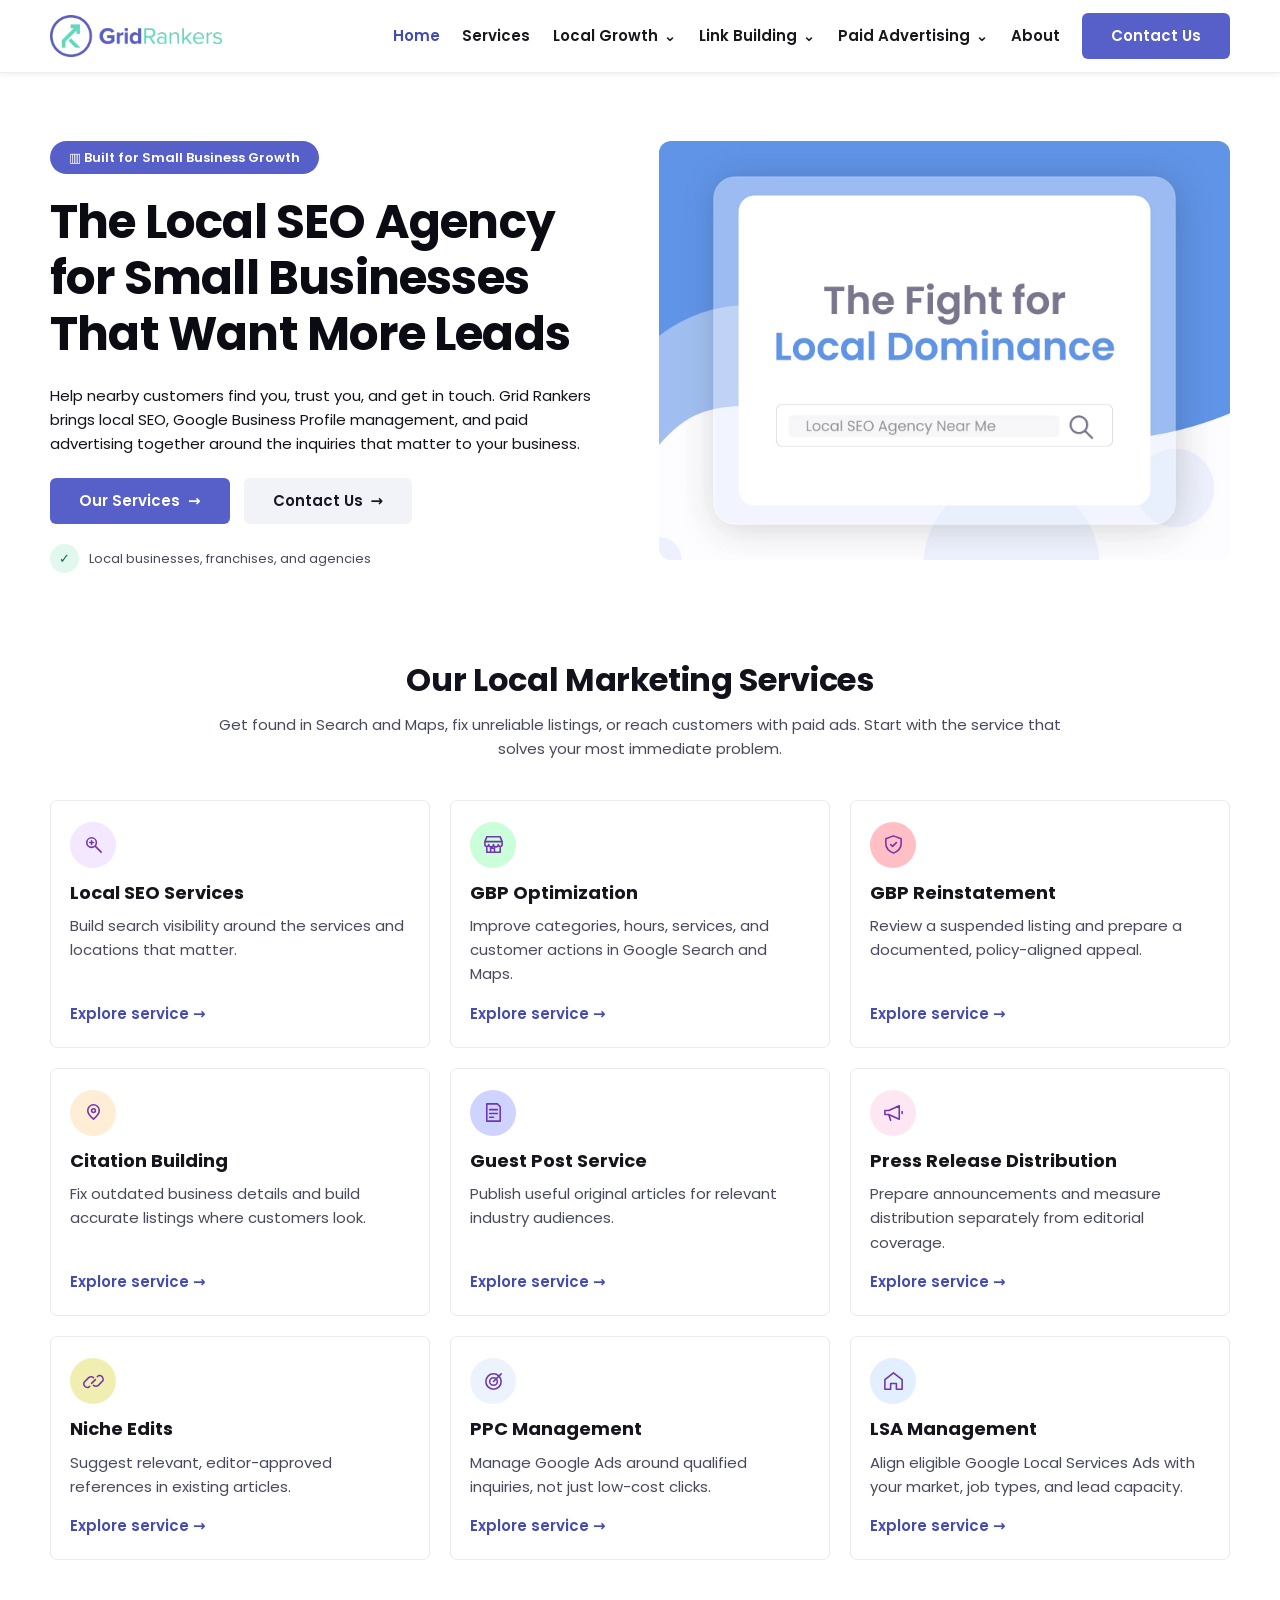
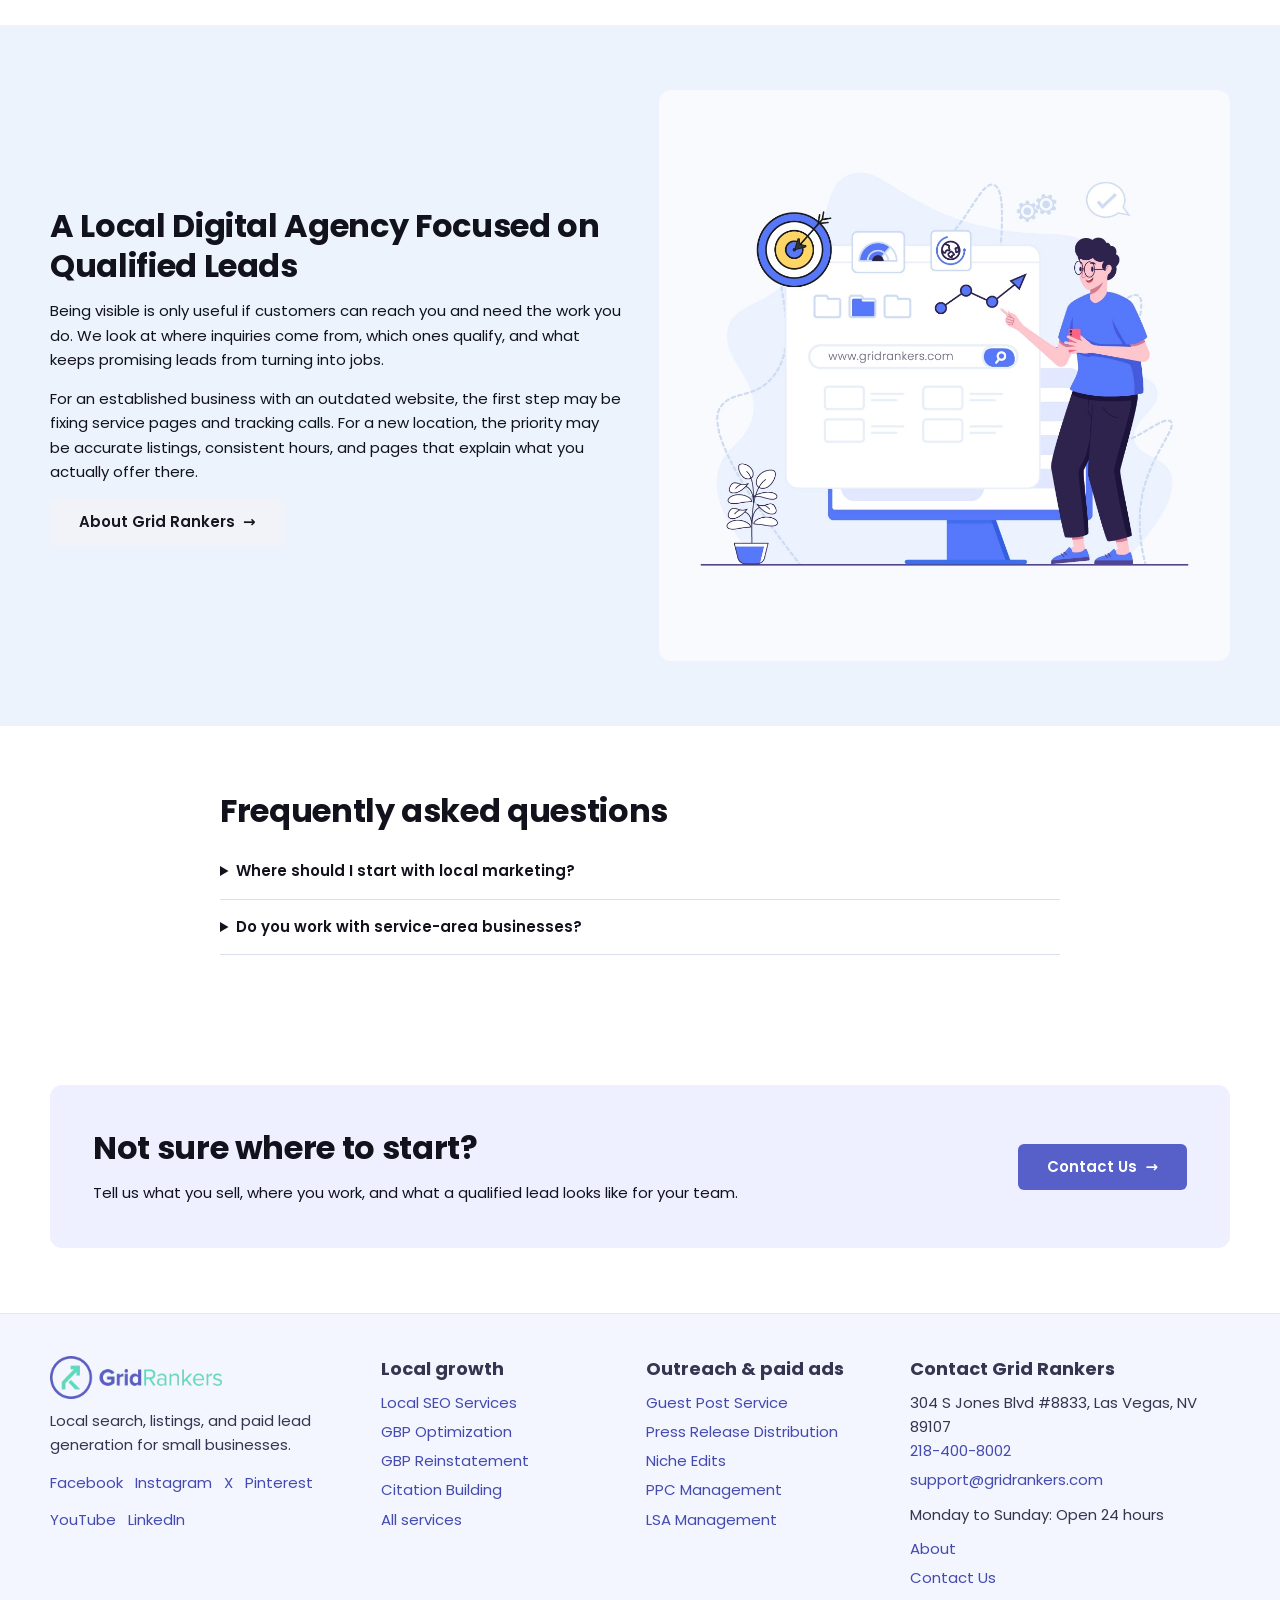
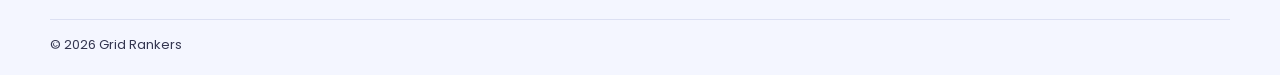
<file: index.html>
<!doctype html><html lang="en"><head><meta charset="utf-8"><meta name="viewport" content="width=device-width,initial-scale=1"><title>Local SEO Agency for Small Businesses | Grid Rankers</title><meta name="description" content="Grid Rankers helps local businesses improve Google Search and Maps visibility with local SEO, Google Business Profile services, listings, and paid ads."><meta property="og:title" content="Local SEO Agency for Small Businesses | Grid Rankers"><meta property="og:description" content="Grid Rankers helps local businesses improve Google Search and Maps visibility with local SEO, Google Business Profile services, listings, and paid ads."><meta property="og:type" content="website"><link rel="icon" href="assets/cropped-gridrankers-logo.webp" type="image/webp"><link rel="stylesheet" href="assets/style.css"><script type="application/ld+json">{"@context": "https://schema.org", "@type": "Organization", "name": "Grid Rankers", "telephone": "+1-218-400-8002", "email": "support@gridrankers.com", "sameAs": ["https://www.facebook.com/GridRankers/", "https://www.instagram.com/gridrankers/", "https://x.com/GridRankers", "https://www.pinterest.com/gridrankers/", "https://www.youtube.com/@GridRankers", "https://www.linkedin.com/company/gridrankers"], "address": {"@type": "PostalAddress", "streetAddress": "304 S Jones Blvd #8833", "addressLocality": "Las Vegas", "addressRegion": "NV", "postalCode": "89107", "addressCountry": "US"}}</script></head><body><a class="skip" href="#main">Skip to content</a><header class="header"><div class="wrap bar"><a class="logo" href="index.html" aria-label="Grid Rankers home"><img src="assets/cropped-gridrankers-logo.webp" width="240" height="59" alt="Grid Rankers"></a><nav class="desktop menu" aria-label="Main"><a href="index.html" aria-current="page">Home</a><a href="services.html">Services</a><details><summary>Local Growth</summary><div class="submenu"><a href="local-seo-services.html">Local SEO Services</a><a href="google-business-profile-optimization.html">GBP Optimization</a><a href="google-business-profile-reinstatement.html">GBP Reinstatement</a><a href="local-citation-building.html">Citation Building</a></div></details><details><summary>Link Building</summary><div class="submenu"><a href="guest-post-service.html">Guest Post Service</a><a href="press-release-distribution.html">Press Release Distribution</a><a href="niche-edits.html">Niche Edits</a></div></details><details><summary>Paid Advertising</summary><div class="submenu"><a href="ppc-management-services.html">PPC Management</a><a href="google-local-service-ads-management.html">LSA Management</a></div></details><a href="about.html">About</a><a class="btn" href="contact-us.html">Contact Us</a></nav><details class="mobile"><summary>☰ Menu</summary><nav class="submenu" aria-label="Mobile"><a href="index.html" aria-current="page">Home</a><a href="services.html">All Services</a><a href="local-seo-services.html">Local SEO Services</a><a href="google-business-profile-optimization.html">GBP Optimization</a><a href="google-business-profile-reinstatement.html">GBP Reinstatement</a><a href="local-citation-building.html">Citation Building</a><a href="guest-post-service.html">Guest Post Service</a><a href="press-release-distribution.html">Press Release Distribution</a><a href="niche-edits.html">Niche Edits</a><a href="ppc-management-services.html">PPC Management</a><a href="google-local-service-ads-management.html">LSA Management</a><a href="about.html">About</a><a href="contact-us.html">Contact Us</a></nav></details></div></header><main id="main" tabindex="-1"><section class="hero"><div class="wrap split"><div><span class="pill">▥ Built for Small Business Growth</span><h1>The Local SEO Agency for Small Businesses That Want More Leads</h1><p>Help nearby customers find you, trust you, and get in touch. Grid Rankers brings local SEO, Google Business Profile management, and paid advertising together around the inquiries that matter to your business.</p><div class="actions"><a class="btn" href="services.html">Our Services <span aria-hidden="true">→</span></a><a class="btn alt" href="contact-us.html">Contact Us <span aria-hidden="true">→</span></a></div><div class="signal"><i aria-hidden="true">✓</i><span>Local businesses, franchises, and agencies</span></div></div><img class="hero-art" width="1500" height="1100" src="assets/Local-SEO-Agency.webp" alt="The Fight for Local Dominance illustration with a local SEO search box" fetchpriority="high"></div></section><section class="wrap section first"><div class="section-head"><h2>Our Local Marketing Services</h2><p class="muted">Get found in Search and Maps, fix unreliable listings, or reach customers with paid ads. Start with the service that solves your most immediate problem.</p></div><div class="cards"><article class="card"><span class="icon" style="--bg:#f3e8ff" aria-hidden="true"><svg viewBox="0 0 24 24" fill="none" stroke="currentColor" stroke-width="1.65" stroke-linecap="round" stroke-linejoin="round"><circle cx="10" cy="10" r="5"/><path d="m14 14 6 6M8 10h4m-2-2v4"/></svg></span><h3><a href="local-seo-services.html">Local SEO Services</a></h3><p>Build search visibility around the services and locations that matter.</p><a class="more" href="local-seo-services.html" aria-label="Explore Local SEO Services">Explore service <span aria-hidden="true">→</span></a></article><article class="card"><span class="icon" style="--bg:#caffd9" aria-hidden="true"><svg viewBox="0 0 24 24" fill="none" stroke="currentColor" stroke-width="1.65" stroke-linecap="round" stroke-linejoin="round"><path d="M3 9h18l-2-5H5L3 9v3a2 2 0 0 0 4 0 2 2 0 0 0 5 0 2 2 0 0 0 5 0 2 2 0 0 0 4 0V9M5 15v5h14v-5M9 20v-4h4v4"/></svg></span><h3><a href="google-business-profile-optimization.html">GBP Optimization</a></h3><p>Improve categories, hours, services, and customer actions in Google Search and Maps.</p><a class="more" href="google-business-profile-optimization.html" aria-label="Explore GBP Optimization">Explore service <span aria-hidden="true">→</span></a></article><article class="card"><span class="icon" style="--bg:#ffbfc5" aria-hidden="true"><svg viewBox="0 0 24 24" fill="none" stroke="currentColor" stroke-width="1.65" stroke-linecap="round" stroke-linejoin="round"><path d="m12 3 8 3v5c0 5-3 8-8 10-5-2-8-5-8-10V6l8-3Zm-3 9 2 2 4-4"/></svg></span><h3><a href="google-business-profile-reinstatement.html">GBP Reinstatement</a></h3><p>Review a suspended listing and prepare a documented, policy-aligned appeal.</p><a class="more" href="google-business-profile-reinstatement.html" aria-label="Explore GBP Reinstatement">Explore service <span aria-hidden="true">→</span></a></article><article class="card"><span class="icon" style="--bg:#ffedd5" aria-hidden="true"><svg viewBox="0 0 24 24" fill="none" stroke="currentColor" stroke-width="1.65" stroke-linecap="round" stroke-linejoin="round"><path d="M18 10c0 4-6 9-6 9s-6-5-6-9a6 6 0 0 1 12 0Z"/><circle cx="12" cy="10" r="2"/></svg></span><h3><a href="local-citation-building.html">Citation Building</a></h3><p>Fix outdated business details and build accurate listings where customers look.</p><a class="more" href="local-citation-building.html" aria-label="Explore Citation Building">Explore service <span aria-hidden="true">→</span></a></article><article class="card"><span class="icon" style="--bg:#ced3ff" aria-hidden="true"><svg viewBox="0 0 24 24" fill="none" stroke="currentColor" stroke-width="1.65" stroke-linecap="round" stroke-linejoin="round"><path d="M5 3h11l3 3v15H5zM8 9h8m-8 4h8m-8 4h4"/></svg></span><h3><a href="guest-post-service.html">Guest Post Service</a></h3><p>Publish useful original articles for relevant industry audiences.</p><a class="more" href="guest-post-service.html" aria-label="Explore Guest Post Service">Explore service <span aria-hidden="true">→</span></a></article><article class="card"><span class="icon" style="--bg:#fce7f3" aria-hidden="true"><svg viewBox="0 0 24 24" fill="none" stroke="currentColor" stroke-width="1.65" stroke-linecap="round" stroke-linejoin="round"><path d="M3 10v4h4l11 5V5L7 10Zm4 4 2 6m12-9v2"/></svg></span><h3><a href="press-release-distribution.html">Press Release Distribution</a></h3><p>Prepare announcements and measure distribution separately from editorial coverage.</p><a class="more" href="press-release-distribution.html" aria-label="Explore Press Release Distribution">Explore service <span aria-hidden="true">→</span></a></article><article class="card"><span class="icon" style="--bg:#f1eeb2" aria-hidden="true"><svg viewBox="0 0 24 24" fill="none" stroke="currentColor" stroke-width="1.65" stroke-linecap="round" stroke-linejoin="round"><path d="m10 14 4-4m-6 7-1 1a4 4 0 0 1-5-5l5-5a4 4 0 0 1 5 0m4-1 1-1a4 4 0 0 1 5 5l-5 5a4 4 0 0 1-5 0"/></svg></span><h3><a href="niche-edits.html">Niche Edits</a></h3><p>Suggest relevant, editor-approved references in existing articles.</p><a class="more" href="niche-edits.html" aria-label="Explore Niche Edits">Explore service <span aria-hidden="true">→</span></a></article><article class="card"><span class="icon" style="--bg:#edf3fd" aria-hidden="true"><svg viewBox="0 0 24 24" fill="none" stroke="currentColor" stroke-width="1.65" stroke-linecap="round" stroke-linejoin="round"><circle cx="12" cy="12" r="8"/><circle cx="12" cy="12" r="4"/><path d="m12 12 8-8"/></svg></span><h3><a href="ppc-management-services.html">PPC Management</a></h3><p>Manage Google Ads around qualified inquiries, not just low-cost clicks.</p><a class="more" href="ppc-management-services.html" aria-label="Explore PPC Management">Explore service <span aria-hidden="true">→</span></a></article><article class="card"><span class="icon" style="--bg:#e1efff" aria-hidden="true"><svg viewBox="0 0 24 24" fill="none" stroke="currentColor" stroke-width="1.65" stroke-linecap="round" stroke-linejoin="round"><path d="m3 10 9-7 9 7v10h-6v-6H9v6H3z"/></svg></span><h3><a href="google-local-service-ads-management.html">LSA Management</a></h3><p>Align eligible Google Local Services Ads with your market, job types, and lead capacity.</p><a class="more" href="google-local-service-ads-management.html" aria-label="Explore LSA Management">Explore service <span aria-hidden="true">→</span></a></article></div></section><section class="section alt-section"><div class="wrap split aligned"><div><h2>A Local Digital Agency Focused on Qualified Leads</h2><p>Being visible is only useful if customers can reach you and need the work you do. We look at where inquiries come from, which ones qualify, and what keeps promising leads from turning into jobs.</p><p>For an established business with an outdated website, the first step may be fixing service pages and tracking calls. For a new location, the priority may be accurate listings, consistent hours, and pages that explain what you actually offer there.</p><a class="btn alt" href="about.html">About Grid Rankers <span aria-hidden="true">→</span></a></div><img class="hero-art" width="1100" height="1100" src="assets/Local-SEO-Marketing-Agency.webp" alt="Local marketing illustration with search and map graphics" loading="lazy"></div></section><section class="wrap section faq" id="faq"><h2>Frequently asked questions</h2><details><summary>Where should I start with local marketing?</summary><p>If business details are wrong, fix your profile and listings first. If customers already find you but rarely get in touch, look at the service pages and mobile contact path. Paid ads make more sense once you can measure and handle inquiries.</p></details><details><summary>Do you work with service-area businesses?</summary><p>Yes. The right approach depends on where you actually serve customers, what your team can take on, and whether each advertising and listing platform supports your business model.</p></details></section><section class="wrap section"><div class="cta"><div><h2>Not sure where to start?</h2><p>Tell us what you sell, where you work, and what a qualified lead looks like for your team.</p></div><a class="btn" href="contact-us.html">Contact Us <span aria-hidden="true">→</span></a></div></section></main><footer class="footer"><div class="wrap"><div class="footgrid"><div><a class="logo" href="index.html" aria-label="Grid Rankers home"><img src="assets/cropped-gridrankers-logo.webp" width="240" height="59" alt="Grid Rankers"></a><p>Local search, listings, and paid lead generation for small businesses.</p><div class="socials"><a href="https://www.facebook.com/GridRankers/" rel="me">Facebook</a><a href="https://www.instagram.com/gridrankers/" rel="me">Instagram</a><a href="https://x.com/GridRankers" rel="me">X</a><a href="https://www.pinterest.com/gridrankers/" rel="me">Pinterest</a><a href="https://www.youtube.com/@GridRankers" rel="me">YouTube</a><a href="https://www.linkedin.com/company/gridrankers" rel="me">LinkedIn</a></div></div><div><h3>Local growth</h3><a href="local-seo-services.html">Local SEO Services</a><a href="google-business-profile-optimization.html">GBP Optimization</a><a href="google-business-profile-reinstatement.html">GBP Reinstatement</a><a href="local-citation-building.html">Citation Building</a><a href="services.html">All services</a></div><div><h3>Outreach &amp; paid ads</h3><a href="guest-post-service.html">Guest Post Service</a><a href="press-release-distribution.html">Press Release Distribution</a><a href="niche-edits.html">Niche Edits</a><a href="ppc-management-services.html">PPC Management</a><a href="google-local-service-ads-management.html">LSA Management</a></div><div><h3>Contact Grid Rankers</h3><address>304 S Jones Blvd #8833, Las Vegas, NV 89107<br><a href="tel:+12184008002">218-400-8002</a><a href="mailto:support@gridrankers.com">support@gridrankers.com</a></address><p>Monday to Sunday: Open 24 hours</p><a href="about.html">About</a><a href="contact-us.html">Contact Us</a></div></div><div class="copy">© 2026 Grid Rankers</div></div></footer><script src="assets/site.js" defer></script></body></html>
</file>
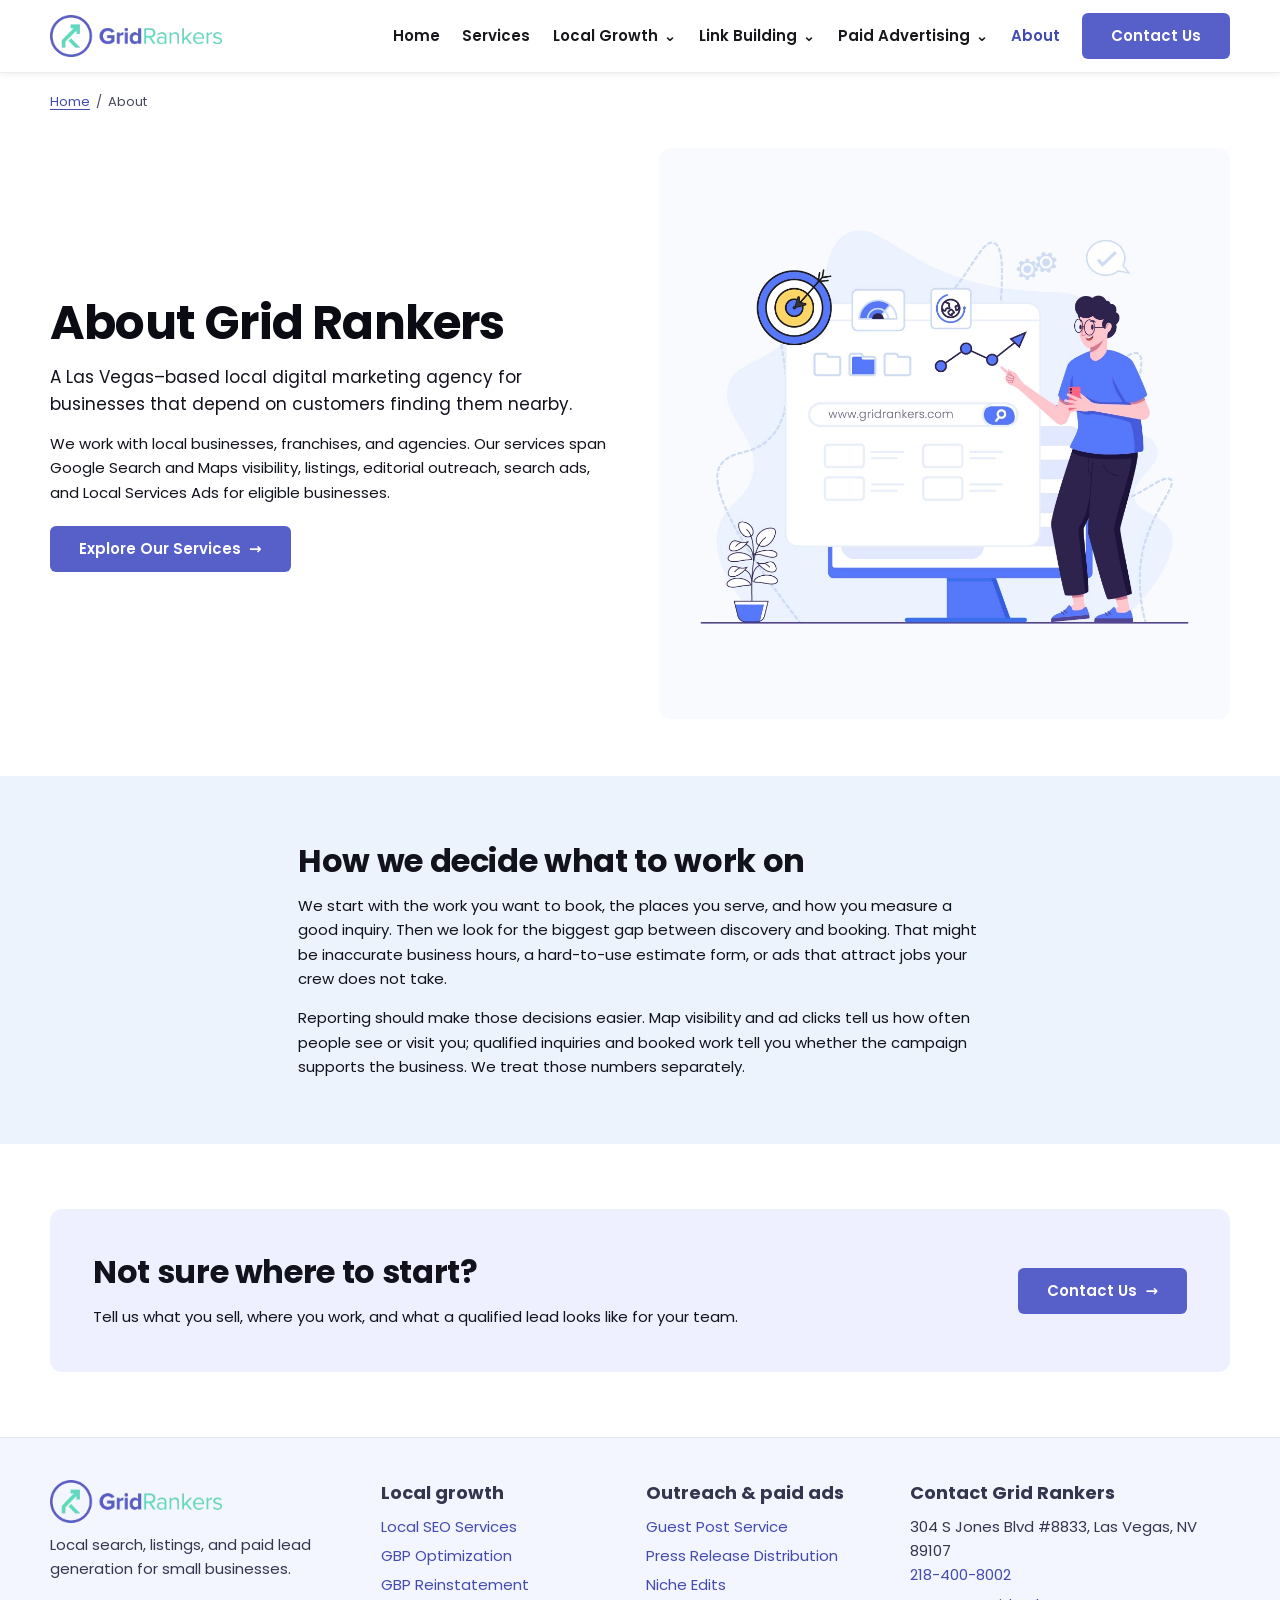
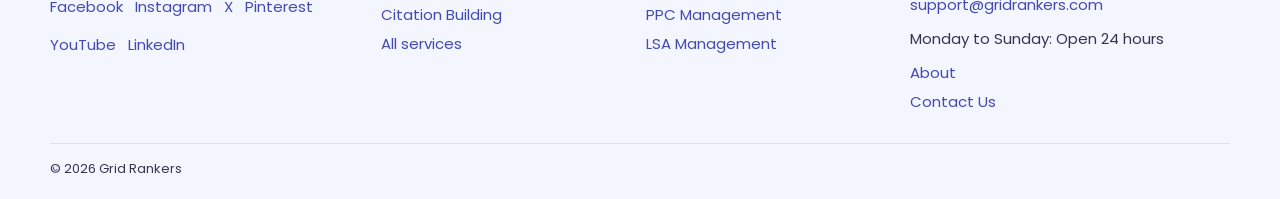
<file: about.html>
<!doctype html><html lang="en"><head><meta charset="utf-8"><meta name="viewport" content="width=device-width,initial-scale=1"><title>About Grid Rankers | Local Digital Marketing Agency</title><meta name="description" content="Learn how Grid Rankers approaches local SEO, Google Business Profile management, editorial outreach, and paid lead generation."><meta property="og:title" content="About Grid Rankers | Local Digital Marketing Agency"><meta property="og:description" content="Learn how Grid Rankers approaches local SEO, Google Business Profile management, editorial outreach, and paid lead generation."><meta property="og:type" content="website"><link rel="icon" href="assets/cropped-gridrankers-logo.webp" type="image/webp"><link rel="stylesheet" href="assets/style.css"><script type="application/ld+json">{"@context": "https://schema.org", "@type": "Organization", "name": "Grid Rankers", "telephone": "+1-218-400-8002", "email": "support@gridrankers.com", "sameAs": ["https://www.facebook.com/GridRankers/", "https://www.instagram.com/gridrankers/", "https://x.com/GridRankers", "https://www.pinterest.com/gridrankers/", "https://www.youtube.com/@GridRankers", "https://www.linkedin.com/company/gridrankers"], "address": {"@type": "PostalAddress", "streetAddress": "304 S Jones Blvd #8833", "addressLocality": "Las Vegas", "addressRegion": "NV", "postalCode": "89107", "addressCountry": "US"}}</script></head><body><a class="skip" href="#main">Skip to content</a><header class="header"><div class="wrap bar"><a class="logo" href="index.html" aria-label="Grid Rankers home"><img src="assets/cropped-gridrankers-logo.webp" width="240" height="59" alt="Grid Rankers"></a><nav class="desktop menu" aria-label="Main"><a href="index.html">Home</a><a href="services.html">Services</a><details><summary>Local Growth</summary><div class="submenu"><a href="local-seo-services.html">Local SEO Services</a><a href="google-business-profile-optimization.html">GBP Optimization</a><a href="google-business-profile-reinstatement.html">GBP Reinstatement</a><a href="local-citation-building.html">Citation Building</a></div></details><details><summary>Link Building</summary><div class="submenu"><a href="guest-post-service.html">Guest Post Service</a><a href="press-release-distribution.html">Press Release Distribution</a><a href="niche-edits.html">Niche Edits</a></div></details><details><summary>Paid Advertising</summary><div class="submenu"><a href="ppc-management-services.html">PPC Management</a><a href="google-local-service-ads-management.html">LSA Management</a></div></details><a href="about.html" aria-current="page">About</a><a class="btn" href="contact-us.html">Contact Us</a></nav><details class="mobile"><summary>☰ Menu</summary><nav class="submenu" aria-label="Mobile"><a href="index.html">Home</a><a href="services.html">All Services</a><a href="local-seo-services.html">Local SEO Services</a><a href="google-business-profile-optimization.html">GBP Optimization</a><a href="google-business-profile-reinstatement.html">GBP Reinstatement</a><a href="local-citation-building.html">Citation Building</a><a href="guest-post-service.html">Guest Post Service</a><a href="press-release-distribution.html">Press Release Distribution</a><a href="niche-edits.html">Niche Edits</a><a href="ppc-management-services.html">PPC Management</a><a href="google-local-service-ads-management.html">LSA Management</a><a href="about.html" aria-current="page">About</a><a href="contact-us.html">Contact Us</a></nav></details></div></header><main id="main" tabindex="-1"><nav class="wrap breadcrumbs" aria-label="Breadcrumb"><a href="index.html">Home</a><span aria-hidden="true">/</span><span aria-current="page">About</span></nav><section class="inner"><div class="wrap split"><div><h1>About Grid Rankers</h1><p class="lead">A Las Vegas–based local digital marketing agency for businesses that depend on customers finding them nearby.</p><p>We work with local businesses, franchises, and agencies. Our services span Google Search and Maps visibility, listings, editorial outreach, search ads, and Local Services Ads for eligible businesses.</p><div class="actions"><a class="btn" href="services.html">Explore Our Services <span aria-hidden="true">→</span></a></div></div><img class="hero-art" width="1100" height="1100" src="assets/Local-SEO-Marketing-Agency.webp" alt="Grid Rankers local marketing illustration" fetchpriority="high"></div></section><section class="section alt-section"><div class="wrap compact"><h2>How we decide what to work on</h2><p>We start with the work you want to book, the places you serve, and how you measure a good inquiry. Then we look for the biggest gap between discovery and booking. That might be inaccurate business hours, a hard-to-use estimate form, or ads that attract jobs your crew does not take.</p><p>Reporting should make those decisions easier. Map visibility and ad clicks tell us how often people see or visit you; qualified inquiries and booked work tell you whether the campaign supports the business. We treat those numbers separately.</p></div></section><section class="wrap section"><div class="cta"><div><h2>Not sure where to start?</h2><p>Tell us what you sell, where you work, and what a qualified lead looks like for your team.</p></div><a class="btn" href="contact-us.html">Contact Us <span aria-hidden="true">→</span></a></div></section></main><footer class="footer"><div class="wrap"><div class="footgrid"><div><a class="logo" href="index.html" aria-label="Grid Rankers home"><img src="assets/cropped-gridrankers-logo.webp" width="240" height="59" alt="Grid Rankers"></a><p>Local search, listings, and paid lead generation for small businesses.</p><div class="socials"><a href="https://www.facebook.com/GridRankers/" rel="me">Facebook</a><a href="https://www.instagram.com/gridrankers/" rel="me">Instagram</a><a href="https://x.com/GridRankers" rel="me">X</a><a href="https://www.pinterest.com/gridrankers/" rel="me">Pinterest</a><a href="https://www.youtube.com/@GridRankers" rel="me">YouTube</a><a href="https://www.linkedin.com/company/gridrankers" rel="me">LinkedIn</a></div></div><div><h3>Local growth</h3><a href="local-seo-services.html">Local SEO Services</a><a href="google-business-profile-optimization.html">GBP Optimization</a><a href="google-business-profile-reinstatement.html">GBP Reinstatement</a><a href="local-citation-building.html">Citation Building</a><a href="services.html">All services</a></div><div><h3>Outreach &amp; paid ads</h3><a href="guest-post-service.html">Guest Post Service</a><a href="press-release-distribution.html">Press Release Distribution</a><a href="niche-edits.html">Niche Edits</a><a href="ppc-management-services.html">PPC Management</a><a href="google-local-service-ads-management.html">LSA Management</a></div><div><h3>Contact Grid Rankers</h3><address>304 S Jones Blvd #8833, Las Vegas, NV 89107<br><a href="tel:+12184008002">218-400-8002</a><a href="mailto:support@gridrankers.com">support@gridrankers.com</a></address><p>Monday to Sunday: Open 24 hours</p><a href="about.html">About</a><a href="contact-us.html">Contact Us</a></div></div><div class="copy">© 2026 Grid Rankers</div></div></footer><script src="assets/site.js" defer></script></body></html>
</file>
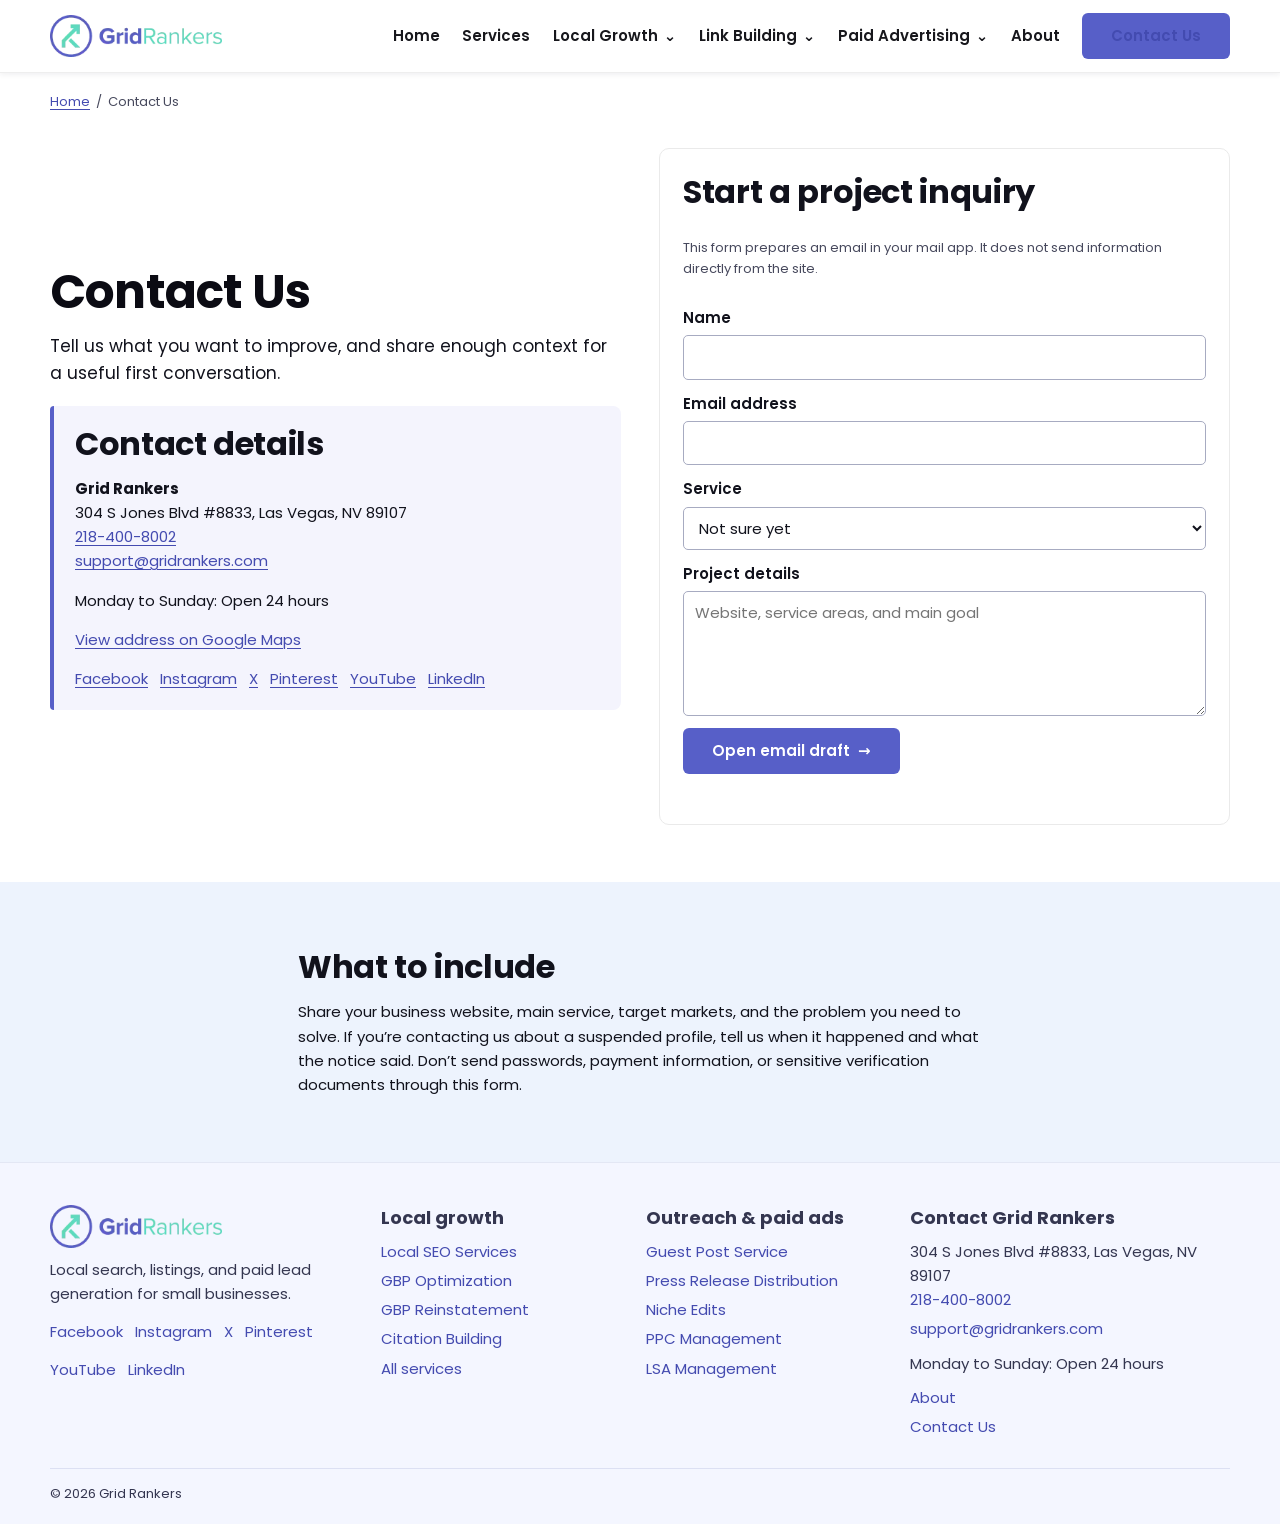
<file: contact-us.html>
<!doctype html><html lang="en"><head><meta charset="utf-8"><meta name="viewport" content="width=device-width,initial-scale=1"><title>Contact Grid Rankers | Local SEO &amp; Paid Advertising</title><meta name="description" content="Contact Grid Rankers in Las Vegas at 218-400-8002 or support@gridrankers.com to discuss your local marketing goals."><meta property="og:title" content="Contact Grid Rankers | Local SEO &amp; Paid Advertising"><meta property="og:description" content="Contact Grid Rankers in Las Vegas at 218-400-8002 or support@gridrankers.com to discuss your local marketing goals."><meta property="og:type" content="website"><link rel="icon" href="assets/cropped-gridrankers-logo.webp" type="image/webp"><link rel="stylesheet" href="assets/style.css"><script type="application/ld+json">{"@context": "https://schema.org", "@type": "Organization", "name": "Grid Rankers", "telephone": "+1-218-400-8002", "email": "support@gridrankers.com", "sameAs": ["https://www.facebook.com/GridRankers/", "https://www.instagram.com/gridrankers/", "https://x.com/GridRankers", "https://www.pinterest.com/gridrankers/", "https://www.youtube.com/@GridRankers", "https://www.linkedin.com/company/gridrankers"], "address": {"@type": "PostalAddress", "streetAddress": "304 S Jones Blvd #8833", "addressLocality": "Las Vegas", "addressRegion": "NV", "postalCode": "89107", "addressCountry": "US"}}</script></head><body><a class="skip" href="#main">Skip to content</a><header class="header"><div class="wrap bar"><a class="logo" href="index.html" aria-label="Grid Rankers home"><img src="assets/cropped-gridrankers-logo.webp" width="240" height="59" alt="Grid Rankers"></a><nav class="desktop menu" aria-label="Main"><a href="index.html">Home</a><a href="services.html">Services</a><details><summary>Local Growth</summary><div class="submenu"><a href="local-seo-services.html">Local SEO Services</a><a href="google-business-profile-optimization.html">GBP Optimization</a><a href="google-business-profile-reinstatement.html">GBP Reinstatement</a><a href="local-citation-building.html">Citation Building</a></div></details><details><summary>Link Building</summary><div class="submenu"><a href="guest-post-service.html">Guest Post Service</a><a href="press-release-distribution.html">Press Release Distribution</a><a href="niche-edits.html">Niche Edits</a></div></details><details><summary>Paid Advertising</summary><div class="submenu"><a href="ppc-management-services.html">PPC Management</a><a href="google-local-service-ads-management.html">LSA Management</a></div></details><a href="about.html">About</a><a class="btn" href="contact-us.html" aria-current="page">Contact Us</a></nav><details class="mobile"><summary>☰ Menu</summary><nav class="submenu" aria-label="Mobile"><a href="index.html">Home</a><a href="services.html">All Services</a><a href="local-seo-services.html">Local SEO Services</a><a href="google-business-profile-optimization.html">GBP Optimization</a><a href="google-business-profile-reinstatement.html">GBP Reinstatement</a><a href="local-citation-building.html">Citation Building</a><a href="guest-post-service.html">Guest Post Service</a><a href="press-release-distribution.html">Press Release Distribution</a><a href="niche-edits.html">Niche Edits</a><a href="ppc-management-services.html">PPC Management</a><a href="google-local-service-ads-management.html">LSA Management</a><a href="about.html">About</a><a href="contact-us.html" aria-current="page">Contact Us</a></nav></details></div></header><main id="main" tabindex="-1"><nav class="wrap breadcrumbs" aria-label="Breadcrumb"><a href="index.html">Home</a><span aria-hidden="true">/</span><span aria-current="page">Contact Us</span></nav><section class="inner"><div class="wrap split"><div><h1>Contact Us</h1><p class="lead">Tell us what you want to improve, and share enough context for a useful first conversation.</p><div class="expect"><h2>Contact details</h2><p><strong>Grid Rankers</strong><br>304 S Jones Blvd #8833, Las Vegas, NV 89107<br><a href="tel:+12184008002">218-400-8002</a><br><a href="mailto:support@gridrankers.com">support@gridrankers.com</a></p><p>Monday to Sunday: Open 24 hours</p><p><a href="https://www.google.com/maps/search/?api=1&query=304%20S%20Jones%20Blvd%20%238833%2C%20Las%20Vegas%2C%20NV%2089107">View address on Google Maps</a></p><div class="socials"><a href="https://www.facebook.com/GridRankers/" rel="me">Facebook</a><a href="https://www.instagram.com/gridrankers/" rel="me">Instagram</a><a href="https://x.com/GridRankers" rel="me">X</a><a href="https://www.pinterest.com/gridrankers/" rel="me">Pinterest</a><a href="https://www.youtube.com/@GridRankers" rel="me">YouTube</a><a href="https://www.linkedin.com/company/gridrankers" rel="me">LinkedIn</a></div></div></div><form class="contact-form" data-email="support@gridrankers.com"><h2>Start a project inquiry</h2><p class="fine">This form prepares an email in your mail app. It does not send information directly from the site.</p><label>Name<input name="name" autocomplete="name" required maxlength="100"></label><label>Email address<input name="email" type="email" autocomplete="email" required maxlength="160"></label><label>Service<select name="service"><option>Not sure yet</option><option>Local SEO Services</option><option>GBP Optimization</option><option>GBP Reinstatement</option><option>Citation Building</option><option>Guest Post Service</option><option>Press Release Distribution</option><option>Niche Edits</option><option>PPC Management</option><option>LSA Management</option></select></label><label>Project details<textarea name="message" required maxlength="1400" placeholder="Website, service areas, and main goal"></textarea></label><button class="btn" type="submit">Open email draft <span aria-hidden="true">→</span></button><p class="fine" aria-live="polite" data-status></p><noscript><p>To contact us without JavaScript, email <a href="mailto:support@gridrankers.com">support@gridrankers.com</a>.</p></noscript></form></div></section><section class="section alt-section"><div class="wrap compact"><h2>What to include</h2><p>Share your business website, main service, target markets, and the problem you need to solve. If you’re contacting us about a suspended profile, tell us when it happened and what the notice said. Don’t send passwords, payment information, or sensitive verification documents through this form.</p></div></section></main><footer class="footer"><div class="wrap"><div class="footgrid"><div><a class="logo" href="index.html" aria-label="Grid Rankers home"><img src="assets/cropped-gridrankers-logo.webp" width="240" height="59" alt="Grid Rankers"></a><p>Local search, listings, and paid lead generation for small businesses.</p><div class="socials"><a href="https://www.facebook.com/GridRankers/" rel="me">Facebook</a><a href="https://www.instagram.com/gridrankers/" rel="me">Instagram</a><a href="https://x.com/GridRankers" rel="me">X</a><a href="https://www.pinterest.com/gridrankers/" rel="me">Pinterest</a><a href="https://www.youtube.com/@GridRankers" rel="me">YouTube</a><a href="https://www.linkedin.com/company/gridrankers" rel="me">LinkedIn</a></div></div><div><h3>Local growth</h3><a href="local-seo-services.html">Local SEO Services</a><a href="google-business-profile-optimization.html">GBP Optimization</a><a href="google-business-profile-reinstatement.html">GBP Reinstatement</a><a href="local-citation-building.html">Citation Building</a><a href="services.html">All services</a></div><div><h3>Outreach &amp; paid ads</h3><a href="guest-post-service.html">Guest Post Service</a><a href="press-release-distribution.html">Press Release Distribution</a><a href="niche-edits.html">Niche Edits</a><a href="ppc-management-services.html">PPC Management</a><a href="google-local-service-ads-management.html">LSA Management</a></div><div><h3>Contact Grid Rankers</h3><address>304 S Jones Blvd #8833, Las Vegas, NV 89107<br><a href="tel:+12184008002">218-400-8002</a><a href="mailto:support@gridrankers.com">support@gridrankers.com</a></address><p>Monday to Sunday: Open 24 hours</p><a href="about.html">About</a><a href="contact-us.html">Contact Us</a></div></div><div class="copy">© 2026 Grid Rankers</div></div></footer><script src="assets/site.js" defer></script></body></html>
</file>
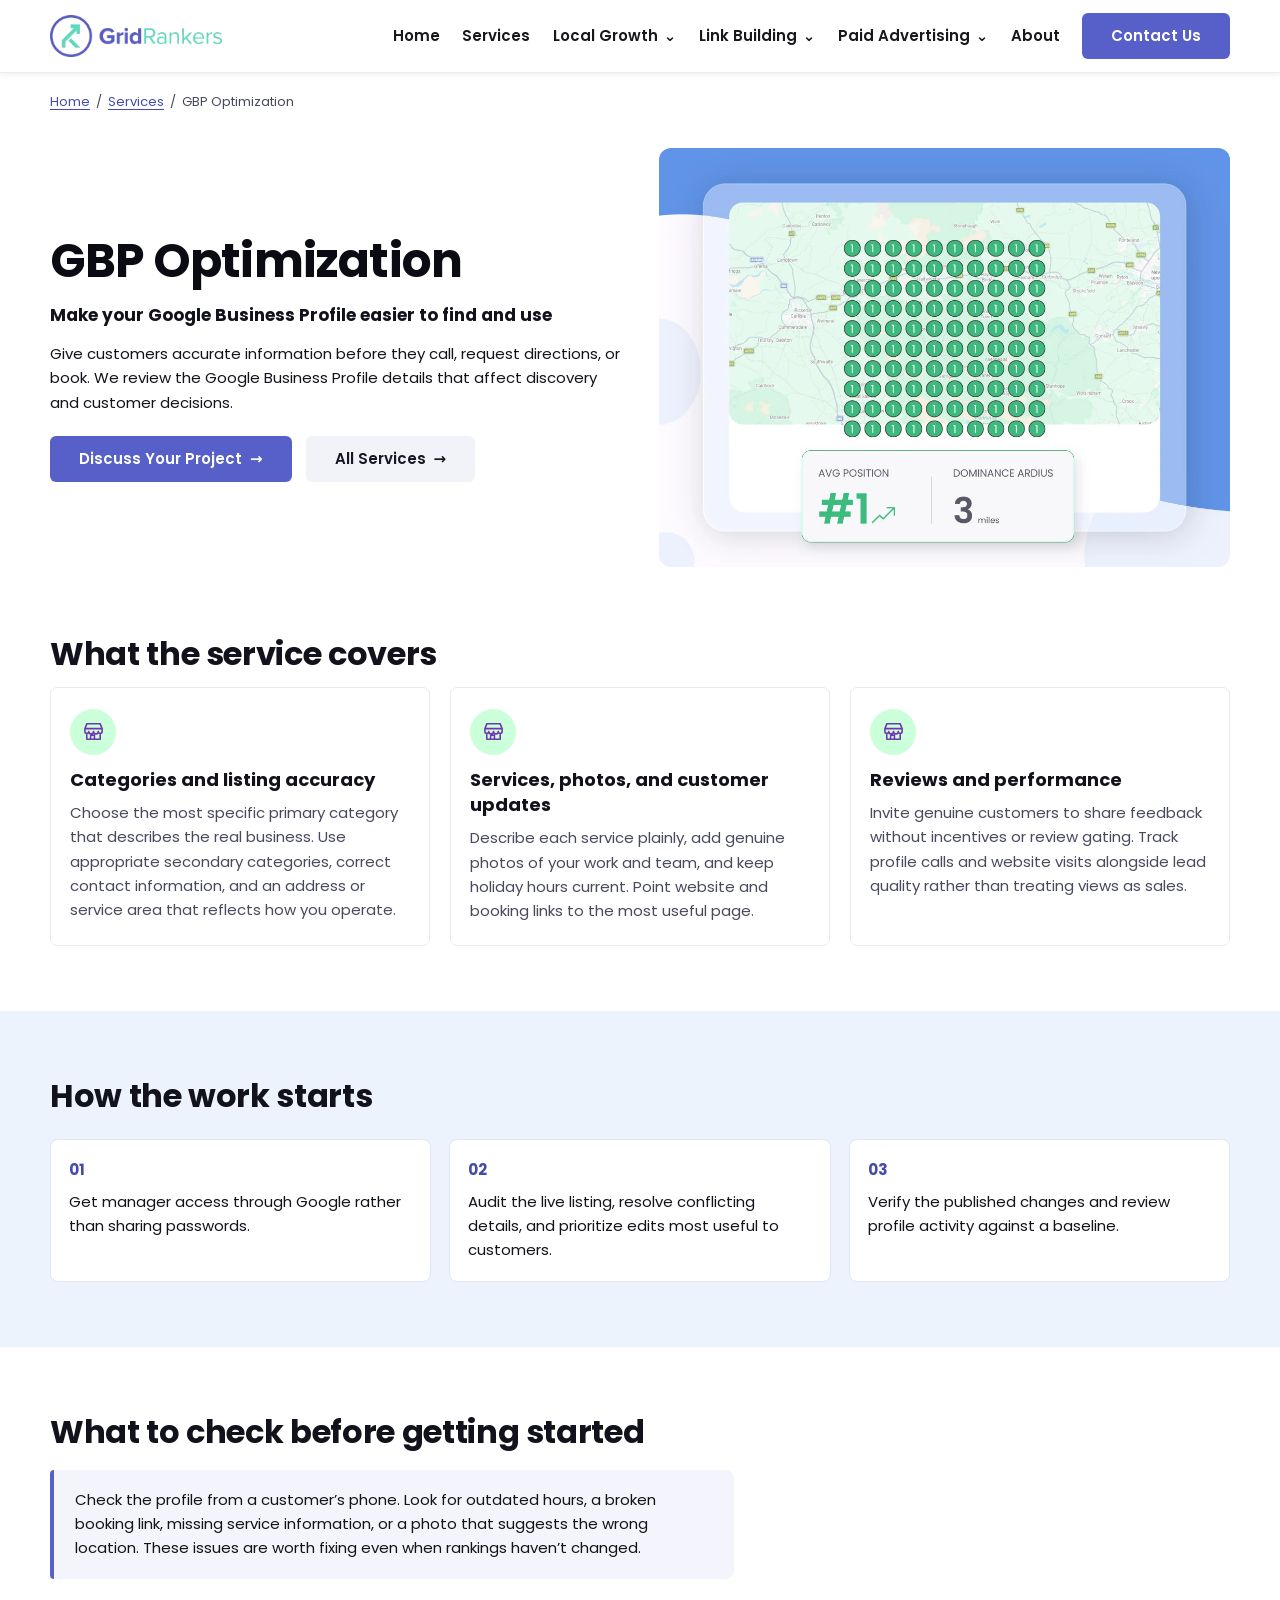
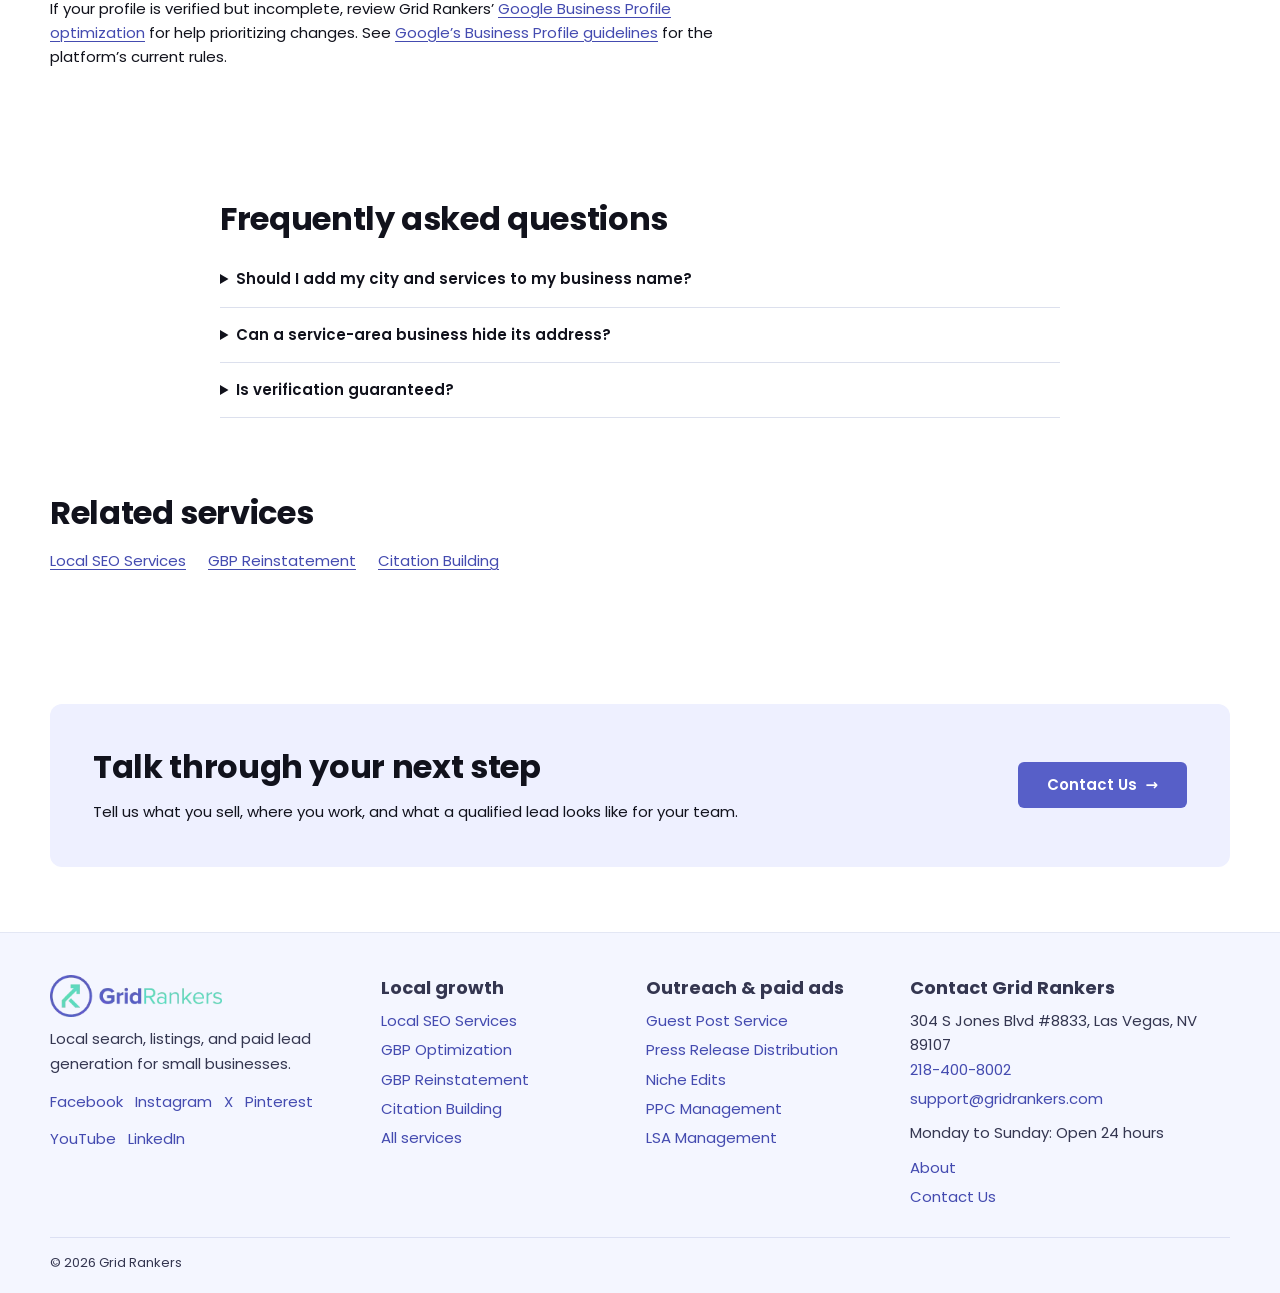
<file: google-business-profile-optimization.html>
<!doctype html><html lang="en"><head><meta charset="utf-8"><meta name="viewport" content="width=device-width,initial-scale=1"><title>GBP Optimization | Grid Rankers</title><meta name="description" content="Google Business Profile optimization for accurate categories, service areas, hours, photos, reviews, and measurable customer actions."><meta property="og:title" content="GBP Optimization | Grid Rankers"><meta property="og:description" content="Google Business Profile optimization for accurate categories, service areas, hours, photos, reviews, and measurable customer actions."><meta property="og:type" content="website"><link rel="icon" href="assets/cropped-gridrankers-logo.webp" type="image/webp"><link rel="stylesheet" href="assets/style.css"><script type="application/ld+json">{"@context": "https://schema.org", "@type": "Service", "name": "GBP Optimization", "description": "Google Business Profile optimization for accurate categories, service areas, hours, photos, reviews, and measurable customer actions.", "provider": {"@type": "Organization", "name": "Grid Rankers", "telephone": "+1-218-400-8002", "email": "support@gridrankers.com", "sameAs": ["https://www.facebook.com/GridRankers/", "https://www.instagram.com/gridrankers/", "https://x.com/GridRankers", "https://www.pinterest.com/gridrankers/", "https://www.youtube.com/@GridRankers", "https://www.linkedin.com/company/gridrankers"], "address": {"@type": "PostalAddress", "streetAddress": "304 S Jones Blvd #8833", "addressLocality": "Las Vegas", "addressRegion": "NV", "postalCode": "89107", "addressCountry": "US"}}}</script></head><body><a class="skip" href="#main">Skip to content</a><header class="header"><div class="wrap bar"><a class="logo" href="index.html" aria-label="Grid Rankers home"><img src="assets/cropped-gridrankers-logo.webp" width="240" height="59" alt="Grid Rankers"></a><nav class="desktop menu" aria-label="Main"><a href="index.html">Home</a><a href="services.html">Services</a><details><summary>Local Growth</summary><div class="submenu"><a href="local-seo-services.html">Local SEO Services</a><a href="google-business-profile-optimization.html" aria-current="page">GBP Optimization</a><a href="google-business-profile-reinstatement.html">GBP Reinstatement</a><a href="local-citation-building.html">Citation Building</a></div></details><details><summary>Link Building</summary><div class="submenu"><a href="guest-post-service.html">Guest Post Service</a><a href="press-release-distribution.html">Press Release Distribution</a><a href="niche-edits.html">Niche Edits</a></div></details><details><summary>Paid Advertising</summary><div class="submenu"><a href="ppc-management-services.html">PPC Management</a><a href="google-local-service-ads-management.html">LSA Management</a></div></details><a href="about.html">About</a><a class="btn" href="contact-us.html">Contact Us</a></nav><details class="mobile"><summary>☰ Menu</summary><nav class="submenu" aria-label="Mobile"><a href="index.html">Home</a><a href="services.html">All Services</a><a href="local-seo-services.html">Local SEO Services</a><a href="google-business-profile-optimization.html" aria-current="page">GBP Optimization</a><a href="google-business-profile-reinstatement.html">GBP Reinstatement</a><a href="local-citation-building.html">Citation Building</a><a href="guest-post-service.html">Guest Post Service</a><a href="press-release-distribution.html">Press Release Distribution</a><a href="niche-edits.html">Niche Edits</a><a href="ppc-management-services.html">PPC Management</a><a href="google-local-service-ads-management.html">LSA Management</a><a href="about.html">About</a><a href="contact-us.html">Contact Us</a></nav></details></div></header><main id="main" tabindex="-1"><nav class="wrap breadcrumbs" aria-label="Breadcrumb"><a href="index.html">Home</a><span aria-hidden="true">/</span><a href="services.html">Services</a><span aria-hidden="true">/</span><span aria-current="page">GBP Optimization</span></nav><section class="inner"><div class="wrap split"><div><h1>GBP Optimization</h1><p class="lead"><strong>Make your Google Business Profile easier to find and use</strong></p><p>Give customers accurate information before they call, request directions, or book. We review the Google Business Profile details that affect discovery and customer decisions.</p><div class="actions"><a class="btn" href="contact-us.html">Discuss Your Project <span aria-hidden="true">→</span></a><a class="btn alt" href="services.html">All Services <span aria-hidden="true">→</span></a></div></div><img class="hero-art" width="1100" height="807" src="assets/GBP-Optimization.webp" alt="GBP Optimization illustration" fetchpriority="high"></div></section><section class="wrap section first"><h2>What the service covers</h2><div class="cards"><article class="card"><span class="icon" style="--bg:#caffd9" aria-hidden="true"><svg viewBox="0 0 24 24" fill="none" stroke="currentColor" stroke-width="1.65" stroke-linecap="round" stroke-linejoin="round"><path d="M3 9h18l-2-5H5L3 9v3a2 2 0 0 0 4 0 2 2 0 0 0 5 0 2 2 0 0 0 5 0 2 2 0 0 0 4 0V9M5 15v5h14v-5M9 20v-4h4v4"/></svg></span><h3>Categories and listing accuracy</h3><p>Choose the most specific primary category that describes the real business. Use appropriate secondary categories, correct contact information, and an address or service area that reflects how you operate.</p></article><article class="card"><span class="icon" style="--bg:#caffd9" aria-hidden="true"><svg viewBox="0 0 24 24" fill="none" stroke="currentColor" stroke-width="1.65" stroke-linecap="round" stroke-linejoin="round"><path d="M3 9h18l-2-5H5L3 9v3a2 2 0 0 0 4 0 2 2 0 0 0 5 0 2 2 0 0 0 5 0 2 2 0 0 0 4 0V9M5 15v5h14v-5M9 20v-4h4v4"/></svg></span><h3>Services, photos, and customer updates</h3><p>Describe each service plainly, add genuine photos of your work and team, and keep holiday hours current. Point website and booking links to the most useful page.</p></article><article class="card"><span class="icon" style="--bg:#caffd9" aria-hidden="true"><svg viewBox="0 0 24 24" fill="none" stroke="currentColor" stroke-width="1.65" stroke-linecap="round" stroke-linejoin="round"><path d="M3 9h18l-2-5H5L3 9v3a2 2 0 0 0 4 0 2 2 0 0 0 5 0 2 2 0 0 0 5 0 2 2 0 0 0 4 0V9M5 15v5h14v-5M9 20v-4h4v4"/></svg></span><h3>Reviews and performance</h3><p>Invite genuine customers to share feedback without incentives or review gating. Track profile calls and website visits alongside lead quality rather than treating views as sales.</p></article></div></section><section class="section alt-section"><div class="wrap"><h2>How the work starts</h2><ol class="steps"><li>Get manager access through Google rather than sharing passwords.</li><li>Audit the live listing, resolve conflicting details, and prioritize edits most useful to customers.</li><li>Verify the published changes and review profile activity against a baseline.</li></ol></div></section><section class="section wrap"><div class="compact"><h2>What to check before getting started</h2><div class="expect"><p>Check the profile from a customer’s phone. Look for outdated hours, a broken booking link, missing service information, or a photo that suggests the wrong location. These issues are worth fixing even when rankings haven’t changed.</p></div><p style="margin-top:18px">If your profile is verified but incomplete, review Grid Rankers’ <a href="https://gridrankers.com/google-business-profile-optimization/">Google Business Profile optimization</a> for help prioritizing changes. See <a href="https://support.google.com/business/answer/3038177?hl=en">Google’s Business Profile guidelines</a> for the platform’s current rules.</p></div></section><section class="wrap section faq" id="faq"><h2>Frequently asked questions</h2><details><summary>Should I add my city and services to my business name?</summary><p>Only if they are part of your real-world business name. Adding keywords that are not part of the name can violate Google’s guidelines.</p></details><details><summary>Can a service-area business hide its address?</summary><p>Yes. If you travel to customers and do not serve them at the listed location, hide the address and specify the areas you serve in line with Google’s rules.</p></details><details><summary>Is verification guaranteed?</summary><p>No. Google determines which verification methods are available and whether the business meets its requirements.</p></details></section><section class="wrap section first"><h2>Related services</h2><div class="related"><a href="local-seo-services.html">Local SEO Services</a><a href="google-business-profile-reinstatement.html">GBP Reinstatement</a><a href="local-citation-building.html">Citation Building</a></div></section><section class="wrap section"><div class="cta"><div><h2>Talk through your next step</h2><p>Tell us what you sell, where you work, and what a qualified lead looks like for your team.</p></div><a class="btn" href="contact-us.html">Contact Us <span aria-hidden="true">→</span></a></div></section></main><footer class="footer"><div class="wrap"><div class="footgrid"><div><a class="logo" href="index.html" aria-label="Grid Rankers home"><img src="assets/cropped-gridrankers-logo.webp" width="240" height="59" alt="Grid Rankers"></a><p>Local search, listings, and paid lead generation for small businesses.</p><div class="socials"><a href="https://www.facebook.com/GridRankers/" rel="me">Facebook</a><a href="https://www.instagram.com/gridrankers/" rel="me">Instagram</a><a href="https://x.com/GridRankers" rel="me">X</a><a href="https://www.pinterest.com/gridrankers/" rel="me">Pinterest</a><a href="https://www.youtube.com/@GridRankers" rel="me">YouTube</a><a href="https://www.linkedin.com/company/gridrankers" rel="me">LinkedIn</a></div></div><div><h3>Local growth</h3><a href="local-seo-services.html">Local SEO Services</a><a href="google-business-profile-optimization.html">GBP Optimization</a><a href="google-business-profile-reinstatement.html">GBP Reinstatement</a><a href="local-citation-building.html">Citation Building</a><a href="services.html">All services</a></div><div><h3>Outreach &amp; paid ads</h3><a href="guest-post-service.html">Guest Post Service</a><a href="press-release-distribution.html">Press Release Distribution</a><a href="niche-edits.html">Niche Edits</a><a href="ppc-management-services.html">PPC Management</a><a href="google-local-service-ads-management.html">LSA Management</a></div><div><h3>Contact Grid Rankers</h3><address>304 S Jones Blvd #8833, Las Vegas, NV 89107<br><a href="tel:+12184008002">218-400-8002</a><a href="mailto:support@gridrankers.com">support@gridrankers.com</a></address><p>Monday to Sunday: Open 24 hours</p><a href="about.html">About</a><a href="contact-us.html">Contact Us</a></div></div><div class="copy">© 2026 Grid Rankers</div></div></footer><script src="assets/site.js" defer></script></body></html>
</file>
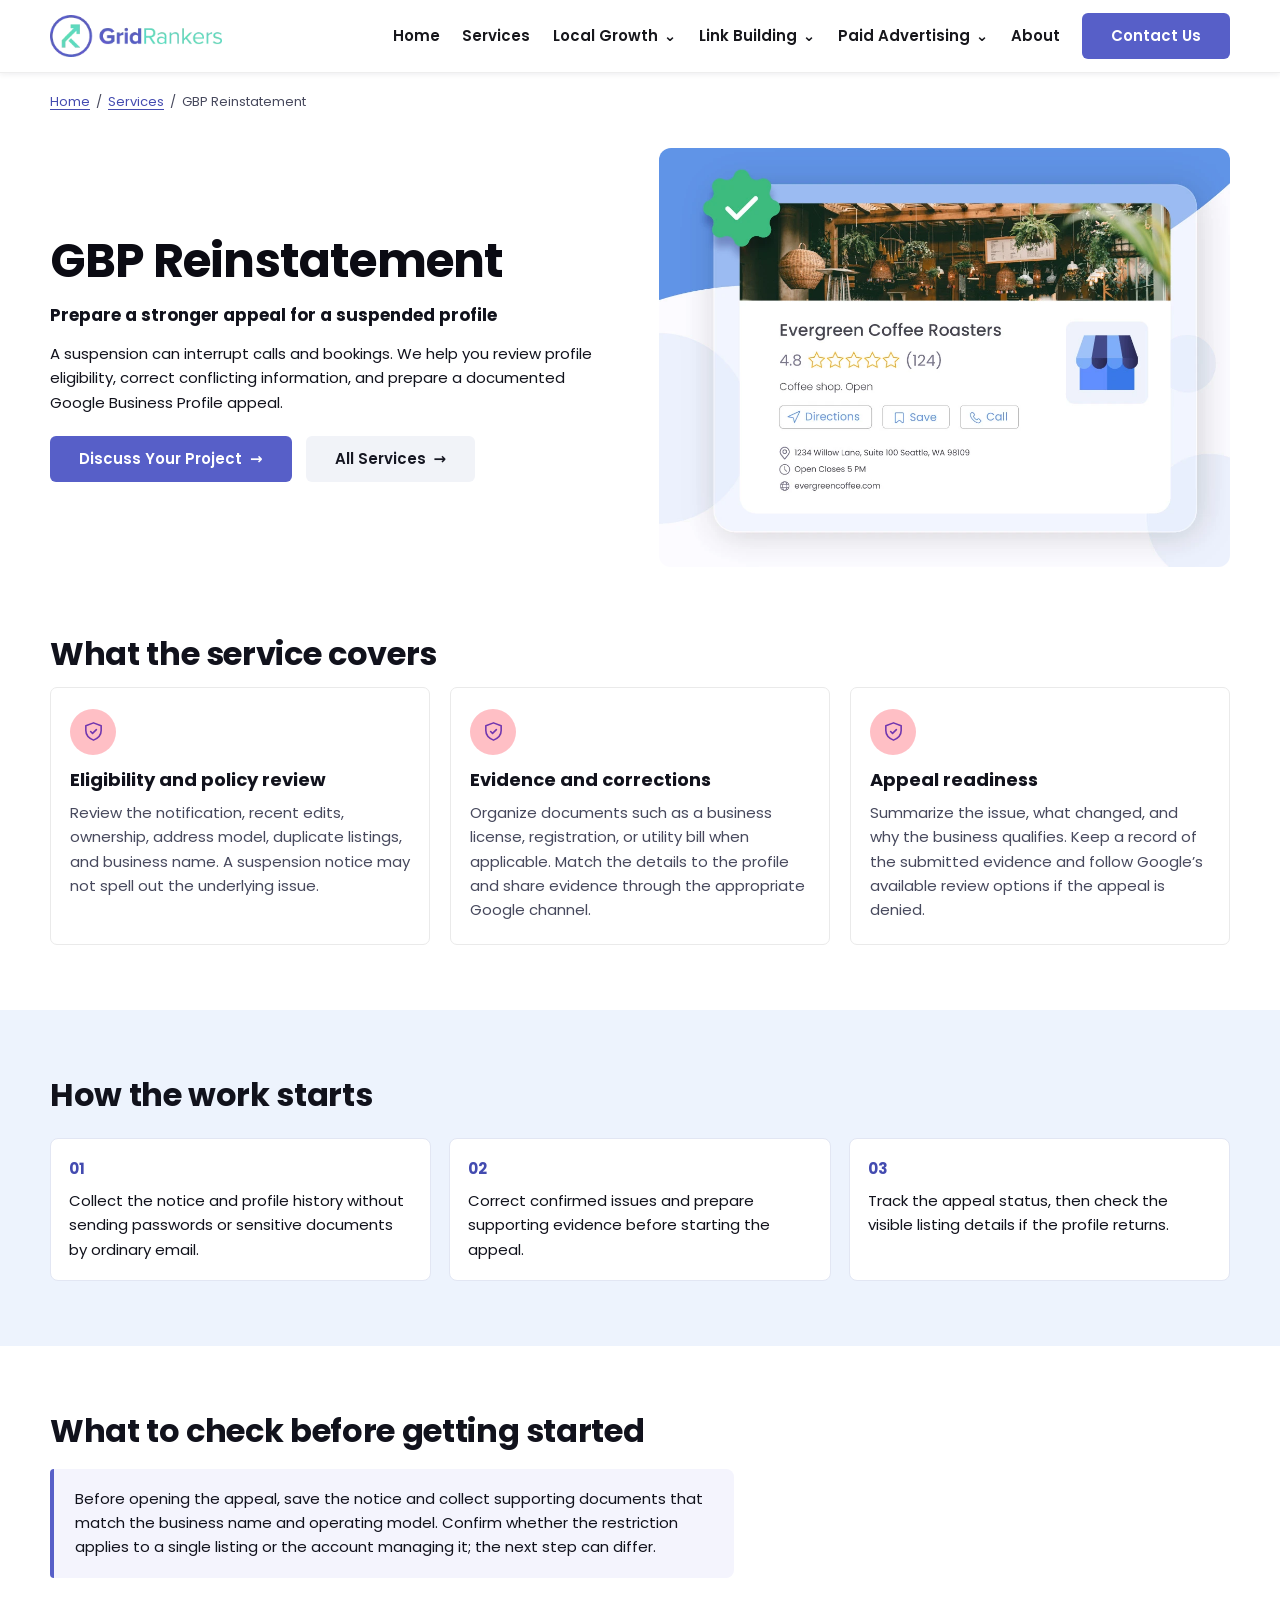
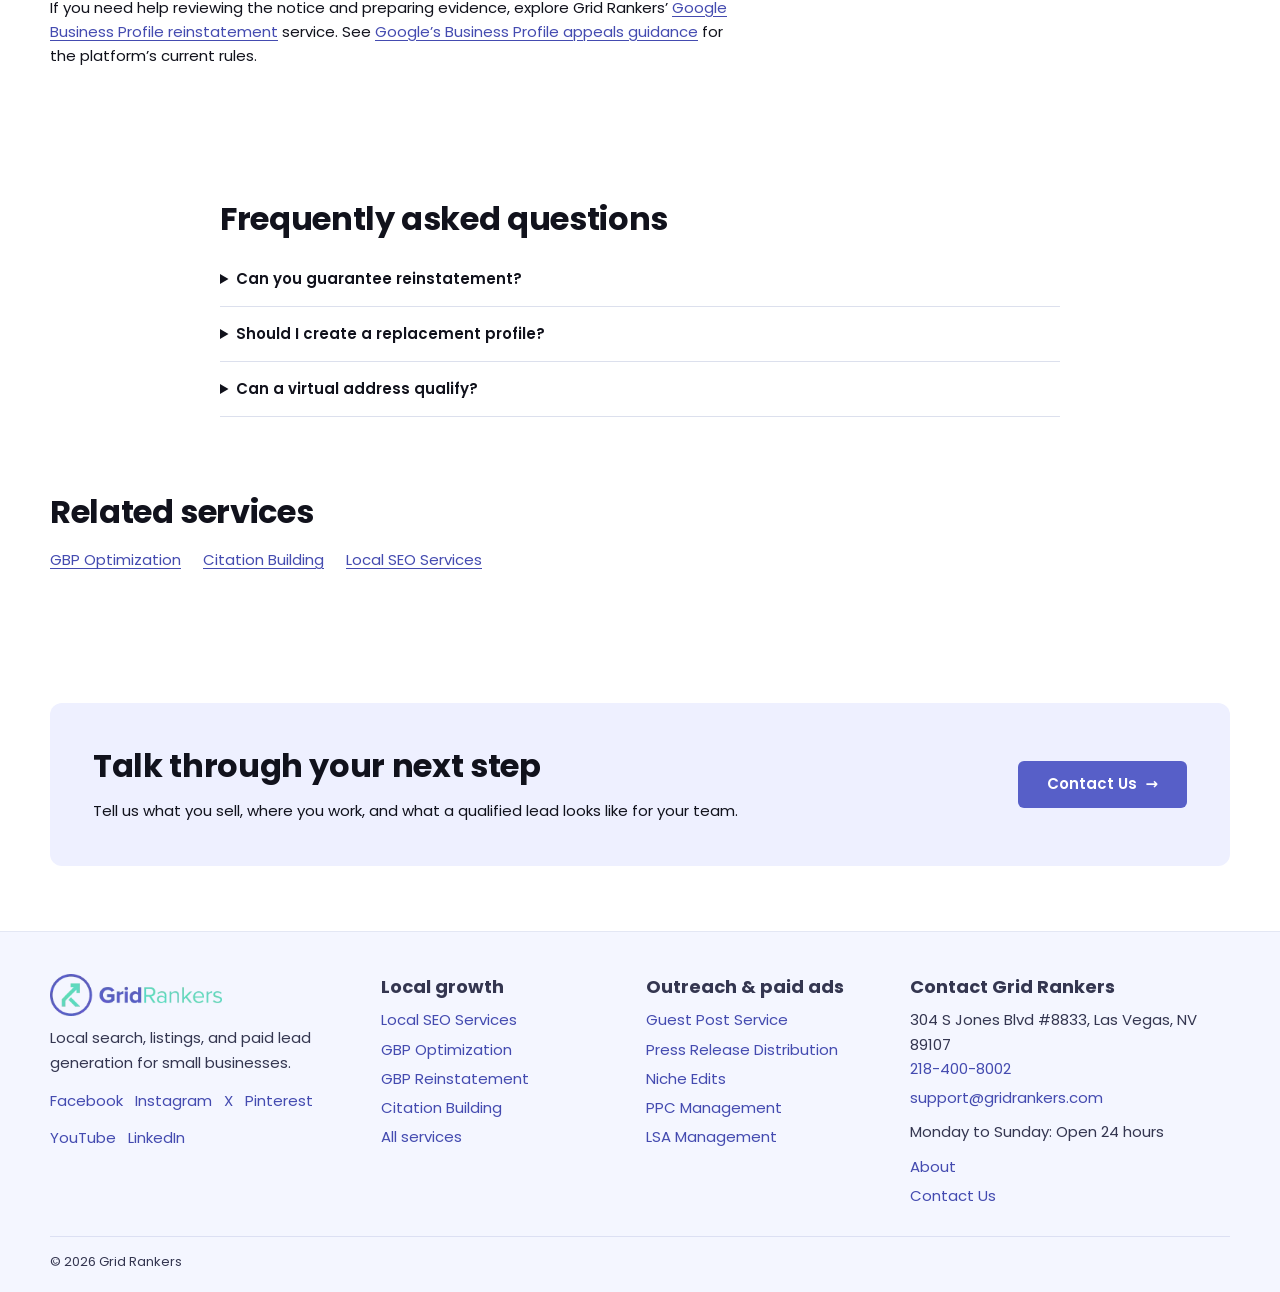
<file: google-business-profile-reinstatement.html>
<!doctype html><html lang="en"><head><meta charset="utf-8"><meta name="viewport" content="width=device-width,initial-scale=1"><title>GBP Reinstatement | Grid Rankers</title><meta name="description" content="Prepare a Google Business Profile reinstatement appeal with a policy review, corrections, and supporting evidence."><meta property="og:title" content="GBP Reinstatement | Grid Rankers"><meta property="og:description" content="Prepare a Google Business Profile reinstatement appeal with a policy review, corrections, and supporting evidence."><meta property="og:type" content="website"><link rel="icon" href="assets/cropped-gridrankers-logo.webp" type="image/webp"><link rel="stylesheet" href="assets/style.css"><script type="application/ld+json">{"@context": "https://schema.org", "@type": "Service", "name": "GBP Reinstatement", "description": "Prepare a Google Business Profile reinstatement appeal with a policy review, corrections, and supporting evidence.", "provider": {"@type": "Organization", "name": "Grid Rankers", "telephone": "+1-218-400-8002", "email": "support@gridrankers.com", "sameAs": ["https://www.facebook.com/GridRankers/", "https://www.instagram.com/gridrankers/", "https://x.com/GridRankers", "https://www.pinterest.com/gridrankers/", "https://www.youtube.com/@GridRankers", "https://www.linkedin.com/company/gridrankers"], "address": {"@type": "PostalAddress", "streetAddress": "304 S Jones Blvd #8833", "addressLocality": "Las Vegas", "addressRegion": "NV", "postalCode": "89107", "addressCountry": "US"}}}</script></head><body><a class="skip" href="#main">Skip to content</a><header class="header"><div class="wrap bar"><a class="logo" href="index.html" aria-label="Grid Rankers home"><img src="assets/cropped-gridrankers-logo.webp" width="240" height="59" alt="Grid Rankers"></a><nav class="desktop menu" aria-label="Main"><a href="index.html">Home</a><a href="services.html">Services</a><details><summary>Local Growth</summary><div class="submenu"><a href="local-seo-services.html">Local SEO Services</a><a href="google-business-profile-optimization.html">GBP Optimization</a><a href="google-business-profile-reinstatement.html" aria-current="page">GBP Reinstatement</a><a href="local-citation-building.html">Citation Building</a></div></details><details><summary>Link Building</summary><div class="submenu"><a href="guest-post-service.html">Guest Post Service</a><a href="press-release-distribution.html">Press Release Distribution</a><a href="niche-edits.html">Niche Edits</a></div></details><details><summary>Paid Advertising</summary><div class="submenu"><a href="ppc-management-services.html">PPC Management</a><a href="google-local-service-ads-management.html">LSA Management</a></div></details><a href="about.html">About</a><a class="btn" href="contact-us.html">Contact Us</a></nav><details class="mobile"><summary>☰ Menu</summary><nav class="submenu" aria-label="Mobile"><a href="index.html">Home</a><a href="services.html">All Services</a><a href="local-seo-services.html">Local SEO Services</a><a href="google-business-profile-optimization.html">GBP Optimization</a><a href="google-business-profile-reinstatement.html" aria-current="page">GBP Reinstatement</a><a href="local-citation-building.html">Citation Building</a><a href="guest-post-service.html">Guest Post Service</a><a href="press-release-distribution.html">Press Release Distribution</a><a href="niche-edits.html">Niche Edits</a><a href="ppc-management-services.html">PPC Management</a><a href="google-local-service-ads-management.html">LSA Management</a><a href="about.html">About</a><a href="contact-us.html">Contact Us</a></nav></details></div></header><main id="main" tabindex="-1"><nav class="wrap breadcrumbs" aria-label="Breadcrumb"><a href="index.html">Home</a><span aria-hidden="true">/</span><a href="services.html">Services</a><span aria-hidden="true">/</span><span aria-current="page">GBP Reinstatement</span></nav><section class="inner"><div class="wrap split"><div><h1>GBP Reinstatement</h1><p class="lead"><strong>Prepare a stronger appeal for a suspended profile</strong></p><p>A suspension can interrupt calls and bookings. We help you review profile eligibility, correct conflicting information, and prepare a documented Google Business Profile appeal.</p><div class="actions"><a class="btn" href="contact-us.html">Discuss Your Project <span aria-hidden="true">→</span></a><a class="btn alt" href="services.html">All Services <span aria-hidden="true">→</span></a></div></div><img class="hero-art" width="1100" height="807" src="assets/GBP-Reinstatement-Service.webp" alt="GBP Reinstatement illustration" fetchpriority="high"></div></section><section class="wrap section first"><h2>What the service covers</h2><div class="cards"><article class="card"><span class="icon" style="--bg:#ffbfc5" aria-hidden="true"><svg viewBox="0 0 24 24" fill="none" stroke="currentColor" stroke-width="1.65" stroke-linecap="round" stroke-linejoin="round"><path d="m12 3 8 3v5c0 5-3 8-8 10-5-2-8-5-8-10V6l8-3Zm-3 9 2 2 4-4"/></svg></span><h3>Eligibility and policy review</h3><p>Review the notification, recent edits, ownership, address model, duplicate listings, and business name. A suspension notice may not spell out the underlying issue.</p></article><article class="card"><span class="icon" style="--bg:#ffbfc5" aria-hidden="true"><svg viewBox="0 0 24 24" fill="none" stroke="currentColor" stroke-width="1.65" stroke-linecap="round" stroke-linejoin="round"><path d="m12 3 8 3v5c0 5-3 8-8 10-5-2-8-5-8-10V6l8-3Zm-3 9 2 2 4-4"/></svg></span><h3>Evidence and corrections</h3><p>Organize documents such as a business license, registration, or utility bill when applicable. Match the details to the profile and share evidence through the appropriate Google channel.</p></article><article class="card"><span class="icon" style="--bg:#ffbfc5" aria-hidden="true"><svg viewBox="0 0 24 24" fill="none" stroke="currentColor" stroke-width="1.65" stroke-linecap="round" stroke-linejoin="round"><path d="m12 3 8 3v5c0 5-3 8-8 10-5-2-8-5-8-10V6l8-3Zm-3 9 2 2 4-4"/></svg></span><h3>Appeal readiness</h3><p>Summarize the issue, what changed, and why the business qualifies. Keep a record of the submitted evidence and follow Google’s available review options if the appeal is denied.</p></article></div></section><section class="section alt-section"><div class="wrap"><h2>How the work starts</h2><ol class="steps"><li>Collect the notice and profile history without sending passwords or sensitive documents by ordinary email.</li><li>Correct confirmed issues and prepare supporting evidence before starting the appeal.</li><li>Track the appeal status, then check the visible listing details if the profile returns.</li></ol></div></section><section class="section wrap"><div class="compact"><h2>What to check before getting started</h2><div class="expect"><p>Before opening the appeal, save the notice and collect supporting documents that match the business name and operating model. Confirm whether the restriction applies to a single listing or the account managing it; the next step can differ.</p></div><p style="margin-top:18px">If you need help reviewing the notice and preparing evidence, explore Grid Rankers’ <a href="https://gridrankers.com/google-business-profile-reinstatement/">Google Business Profile reinstatement</a> service. See <a href="https://support.google.com/business/answer/13597551?hl=en">Google’s Business Profile appeals guidance</a> for the platform’s current rules.</p></div></section><section class="wrap section faq" id="faq"><h2>Frequently asked questions</h2><details><summary>Can you guarantee reinstatement?</summary><p>No. Google decides whether to reinstate the profile and how long the review takes.</p></details><details><summary>Should I create a replacement profile?</summary><p>Do not create a replacement for the same business while an appeal is under review. It can introduce duplicates and make the situation harder to resolve.</p></details><details><summary>Can a virtual address qualify?</summary><p>A rented mailing address or virtual office is not eligible on its own. If you serve customers at their locations and otherwise qualify, follow the rules for a service-area business.</p></details></section><section class="wrap section first"><h2>Related services</h2><div class="related"><a href="google-business-profile-optimization.html">GBP Optimization</a><a href="local-citation-building.html">Citation Building</a><a href="local-seo-services.html">Local SEO Services</a></div></section><section class="wrap section"><div class="cta"><div><h2>Talk through your next step</h2><p>Tell us what you sell, where you work, and what a qualified lead looks like for your team.</p></div><a class="btn" href="contact-us.html">Contact Us <span aria-hidden="true">→</span></a></div></section></main><footer class="footer"><div class="wrap"><div class="footgrid"><div><a class="logo" href="index.html" aria-label="Grid Rankers home"><img src="assets/cropped-gridrankers-logo.webp" width="240" height="59" alt="Grid Rankers"></a><p>Local search, listings, and paid lead generation for small businesses.</p><div class="socials"><a href="https://www.facebook.com/GridRankers/" rel="me">Facebook</a><a href="https://www.instagram.com/gridrankers/" rel="me">Instagram</a><a href="https://x.com/GridRankers" rel="me">X</a><a href="https://www.pinterest.com/gridrankers/" rel="me">Pinterest</a><a href="https://www.youtube.com/@GridRankers" rel="me">YouTube</a><a href="https://www.linkedin.com/company/gridrankers" rel="me">LinkedIn</a></div></div><div><h3>Local growth</h3><a href="local-seo-services.html">Local SEO Services</a><a href="google-business-profile-optimization.html">GBP Optimization</a><a href="google-business-profile-reinstatement.html">GBP Reinstatement</a><a href="local-citation-building.html">Citation Building</a><a href="services.html">All services</a></div><div><h3>Outreach &amp; paid ads</h3><a href="guest-post-service.html">Guest Post Service</a><a href="press-release-distribution.html">Press Release Distribution</a><a href="niche-edits.html">Niche Edits</a><a href="ppc-management-services.html">PPC Management</a><a href="google-local-service-ads-management.html">LSA Management</a></div><div><h3>Contact Grid Rankers</h3><address>304 S Jones Blvd #8833, Las Vegas, NV 89107<br><a href="tel:+12184008002">218-400-8002</a><a href="mailto:support@gridrankers.com">support@gridrankers.com</a></address><p>Monday to Sunday: Open 24 hours</p><a href="about.html">About</a><a href="contact-us.html">Contact Us</a></div></div><div class="copy">© 2026 Grid Rankers</div></div></footer><script src="assets/site.js" defer></script></body></html>
</file>
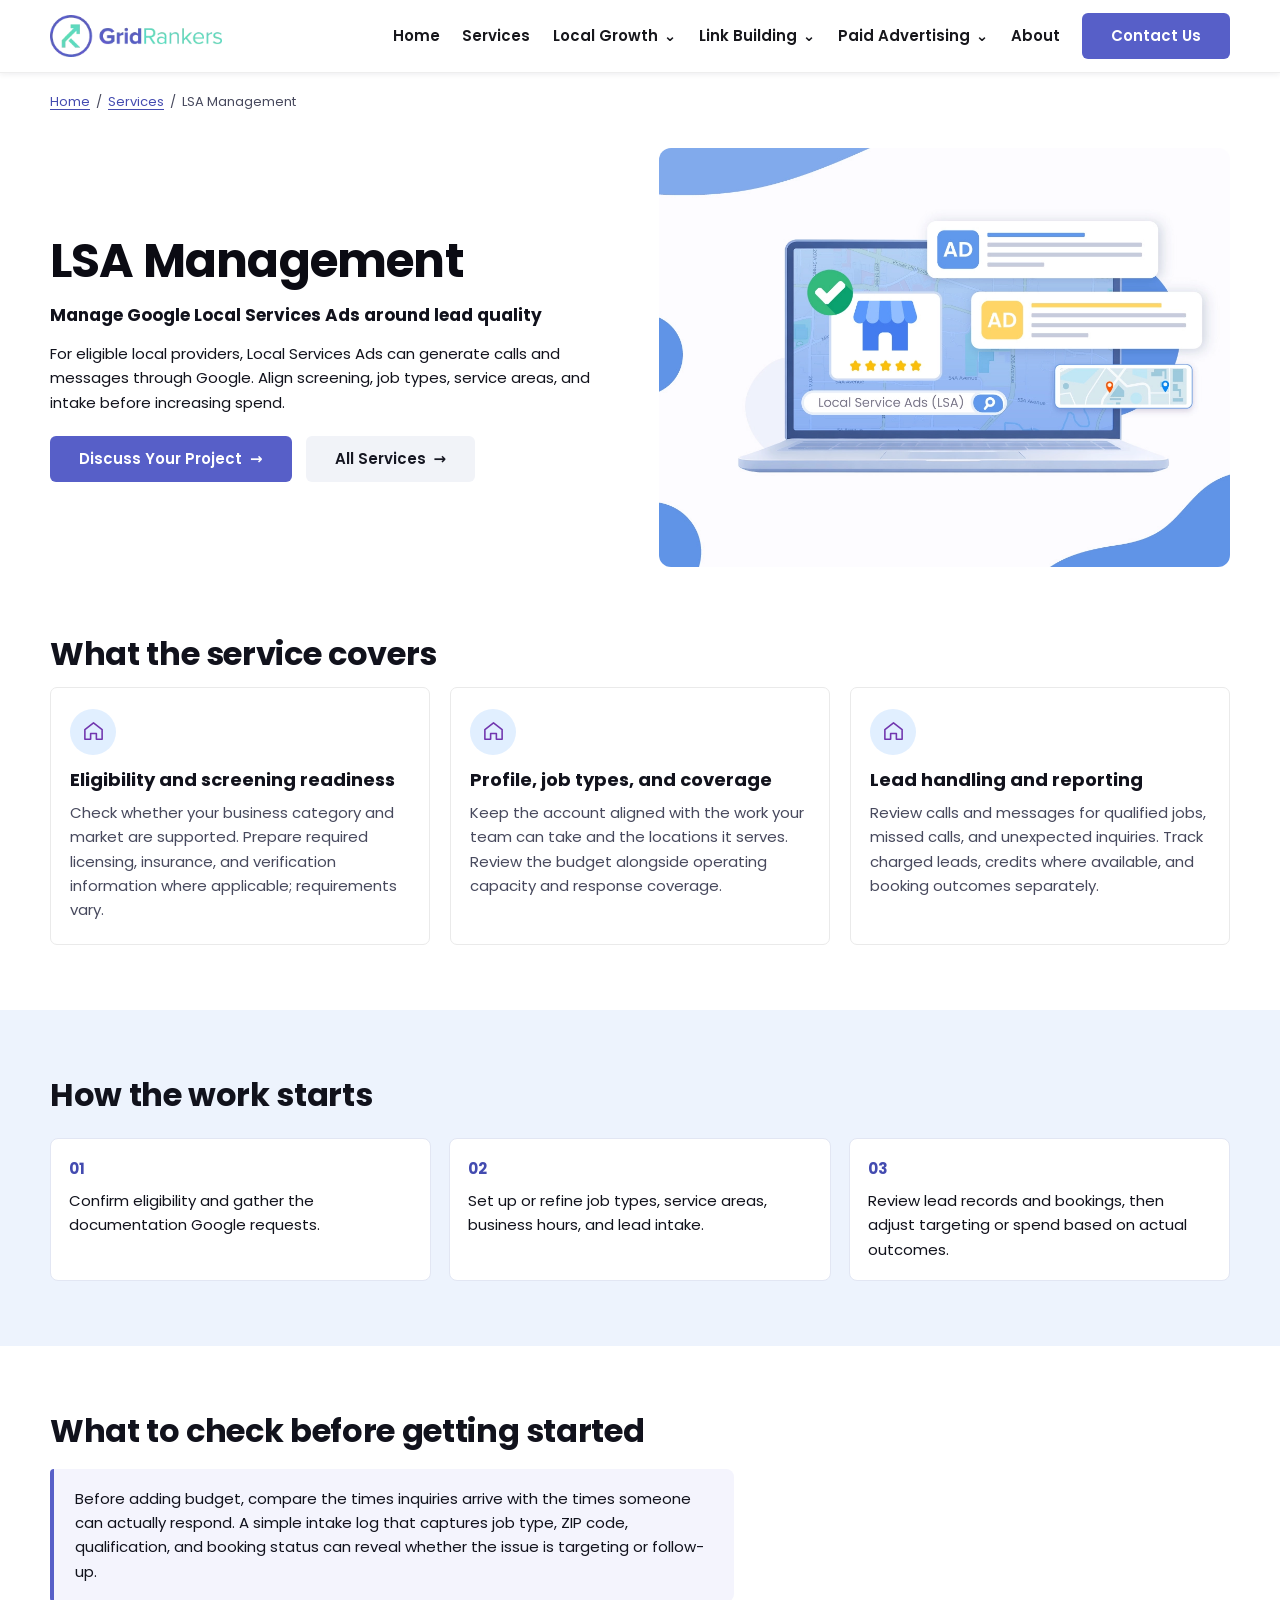
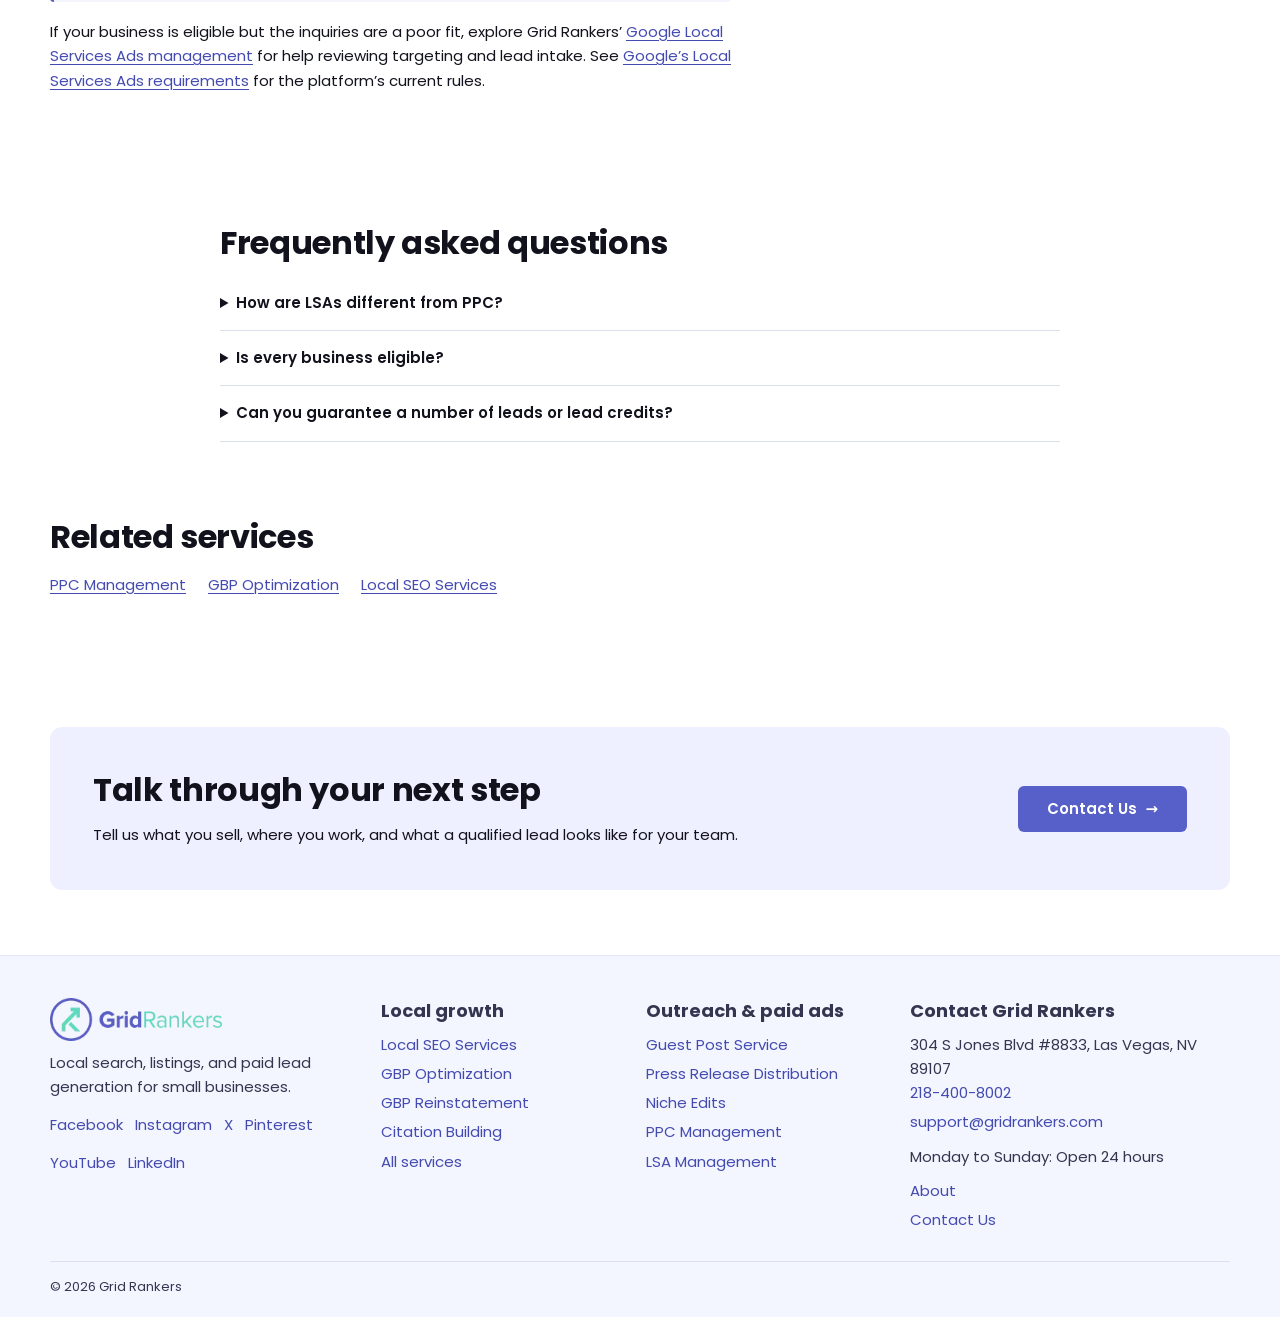
<file: google-local-service-ads-management.html>
<!doctype html><html lang="en"><head><meta charset="utf-8"><meta name="viewport" content="width=device-width,initial-scale=1"><title>LSA Management | Grid Rankers</title><meta name="description" content="Google Local Services Ads management for eligible providers, including screening readiness, targeting, lead review, and performance reporting."><meta property="og:title" content="LSA Management | Grid Rankers"><meta property="og:description" content="Google Local Services Ads management for eligible providers, including screening readiness, targeting, lead review, and performance reporting."><meta property="og:type" content="website"><link rel="icon" href="assets/cropped-gridrankers-logo.webp" type="image/webp"><link rel="stylesheet" href="assets/style.css"><script type="application/ld+json">{"@context": "https://schema.org", "@type": "Service", "name": "LSA Management", "description": "Google Local Services Ads management for eligible providers, including screening readiness, targeting, lead review, and performance reporting.", "provider": {"@type": "Organization", "name": "Grid Rankers", "telephone": "+1-218-400-8002", "email": "support@gridrankers.com", "sameAs": ["https://www.facebook.com/GridRankers/", "https://www.instagram.com/gridrankers/", "https://x.com/GridRankers", "https://www.pinterest.com/gridrankers/", "https://www.youtube.com/@GridRankers", "https://www.linkedin.com/company/gridrankers"], "address": {"@type": "PostalAddress", "streetAddress": "304 S Jones Blvd #8833", "addressLocality": "Las Vegas", "addressRegion": "NV", "postalCode": "89107", "addressCountry": "US"}}}</script></head><body><a class="skip" href="#main">Skip to content</a><header class="header"><div class="wrap bar"><a class="logo" href="index.html" aria-label="Grid Rankers home"><img src="assets/cropped-gridrankers-logo.webp" width="240" height="59" alt="Grid Rankers"></a><nav class="desktop menu" aria-label="Main"><a href="index.html">Home</a><a href="services.html">Services</a><details><summary>Local Growth</summary><div class="submenu"><a href="local-seo-services.html">Local SEO Services</a><a href="google-business-profile-optimization.html">GBP Optimization</a><a href="google-business-profile-reinstatement.html">GBP Reinstatement</a><a href="local-citation-building.html">Citation Building</a></div></details><details><summary>Link Building</summary><div class="submenu"><a href="guest-post-service.html">Guest Post Service</a><a href="press-release-distribution.html">Press Release Distribution</a><a href="niche-edits.html">Niche Edits</a></div></details><details><summary>Paid Advertising</summary><div class="submenu"><a href="ppc-management-services.html">PPC Management</a><a href="google-local-service-ads-management.html" aria-current="page">LSA Management</a></div></details><a href="about.html">About</a><a class="btn" href="contact-us.html">Contact Us</a></nav><details class="mobile"><summary>☰ Menu</summary><nav class="submenu" aria-label="Mobile"><a href="index.html">Home</a><a href="services.html">All Services</a><a href="local-seo-services.html">Local SEO Services</a><a href="google-business-profile-optimization.html">GBP Optimization</a><a href="google-business-profile-reinstatement.html">GBP Reinstatement</a><a href="local-citation-building.html">Citation Building</a><a href="guest-post-service.html">Guest Post Service</a><a href="press-release-distribution.html">Press Release Distribution</a><a href="niche-edits.html">Niche Edits</a><a href="ppc-management-services.html">PPC Management</a><a href="google-local-service-ads-management.html" aria-current="page">LSA Management</a><a href="about.html">About</a><a href="contact-us.html">Contact Us</a></nav></details></div></header><main id="main" tabindex="-1"><nav class="wrap breadcrumbs" aria-label="Breadcrumb"><a href="index.html">Home</a><span aria-hidden="true">/</span><a href="services.html">Services</a><span aria-hidden="true">/</span><span aria-current="page">LSA Management</span></nav><section class="inner"><div class="wrap split"><div><h1>LSA Management</h1><p class="lead"><strong>Manage Google Local Services Ads around lead quality</strong></p><p>For eligible local providers, Local Services Ads can generate calls and messages through Google. Align screening, job types, service areas, and intake before increasing spend.</p><div class="actions"><a class="btn" href="contact-us.html">Discuss Your Project <span aria-hidden="true">→</span></a><a class="btn alt" href="services.html">All Services <span aria-hidden="true">→</span></a></div></div><img class="hero-art" width="1100" height="807" src="assets/Local-Services-Ads.webp" alt="LSA Management illustration" fetchpriority="high"></div></section><section class="wrap section first"><h2>What the service covers</h2><div class="cards"><article class="card"><span class="icon" style="--bg:#e1efff" aria-hidden="true"><svg viewBox="0 0 24 24" fill="none" stroke="currentColor" stroke-width="1.65" stroke-linecap="round" stroke-linejoin="round"><path d="m3 10 9-7 9 7v10h-6v-6H9v6H3z"/></svg></span><h3>Eligibility and screening readiness</h3><p>Check whether your business category and market are supported. Prepare required licensing, insurance, and verification information where applicable; requirements vary.</p></article><article class="card"><span class="icon" style="--bg:#e1efff" aria-hidden="true"><svg viewBox="0 0 24 24" fill="none" stroke="currentColor" stroke-width="1.65" stroke-linecap="round" stroke-linejoin="round"><path d="m3 10 9-7 9 7v10h-6v-6H9v6H3z"/></svg></span><h3>Profile, job types, and coverage</h3><p>Keep the account aligned with the work your team can take and the locations it serves. Review the budget alongside operating capacity and response coverage.</p></article><article class="card"><span class="icon" style="--bg:#e1efff" aria-hidden="true"><svg viewBox="0 0 24 24" fill="none" stroke="currentColor" stroke-width="1.65" stroke-linecap="round" stroke-linejoin="round"><path d="m3 10 9-7 9 7v10h-6v-6H9v6H3z"/></svg></span><h3>Lead handling and reporting</h3><p>Review calls and messages for qualified jobs, missed calls, and unexpected inquiries. Track charged leads, credits where available, and booking outcomes separately.</p></article></div></section><section class="section alt-section"><div class="wrap"><h2>How the work starts</h2><ol class="steps"><li>Confirm eligibility and gather the documentation Google requests.</li><li>Set up or refine job types, service areas, business hours, and lead intake.</li><li>Review lead records and bookings, then adjust targeting or spend based on actual outcomes.</li></ol></div></section><section class="section wrap"><div class="compact"><h2>What to check before getting started</h2><div class="expect"><p>Before adding budget, compare the times inquiries arrive with the times someone can actually respond. A simple intake log that captures job type, ZIP code, qualification, and booking status can reveal whether the issue is targeting or follow-up.</p></div><p style="margin-top:18px">If your business is eligible but the inquiries are a poor fit, explore Grid Rankers’ <a href="https://gridrankers.com/google-local-service-ads-management/">Google Local Services Ads management</a> for help reviewing targeting and lead intake. See <a href="https://support.google.com/localservices/answer/6245891?hl=en">Google’s Local Services Ads requirements</a> for the platform’s current rules.</p></div></section><section class="wrap section faq" id="faq"><h2>Frequently asked questions</h2><details><summary>How are LSAs different from PPC?</summary><p>Local Services Ads typically charge for leads rather than clicks. Standard Google Ads can use click-based bidding and give more control over keywords, ad copy, and landing pages.</p></details><details><summary>Is every business eligible?</summary><p>No. Availability, license and insurance requirements, and screening steps depend on the category and location.</p></details><details><summary>Can you guarantee a number of leads or lead credits?</summary><p>No. Demand, competition, account status, and Google’s policies affect delivery and any credits. Report charged, qualified, and booked leads separately.</p></details></section><section class="wrap section first"><h2>Related services</h2><div class="related"><a href="ppc-management-services.html">PPC Management</a><a href="google-business-profile-optimization.html">GBP Optimization</a><a href="local-seo-services.html">Local SEO Services</a></div></section><section class="wrap section"><div class="cta"><div><h2>Talk through your next step</h2><p>Tell us what you sell, where you work, and what a qualified lead looks like for your team.</p></div><a class="btn" href="contact-us.html">Contact Us <span aria-hidden="true">→</span></a></div></section></main><footer class="footer"><div class="wrap"><div class="footgrid"><div><a class="logo" href="index.html" aria-label="Grid Rankers home"><img src="assets/cropped-gridrankers-logo.webp" width="240" height="59" alt="Grid Rankers"></a><p>Local search, listings, and paid lead generation for small businesses.</p><div class="socials"><a href="https://www.facebook.com/GridRankers/" rel="me">Facebook</a><a href="https://www.instagram.com/gridrankers/" rel="me">Instagram</a><a href="https://x.com/GridRankers" rel="me">X</a><a href="https://www.pinterest.com/gridrankers/" rel="me">Pinterest</a><a href="https://www.youtube.com/@GridRankers" rel="me">YouTube</a><a href="https://www.linkedin.com/company/gridrankers" rel="me">LinkedIn</a></div></div><div><h3>Local growth</h3><a href="local-seo-services.html">Local SEO Services</a><a href="google-business-profile-optimization.html">GBP Optimization</a><a href="google-business-profile-reinstatement.html">GBP Reinstatement</a><a href="local-citation-building.html">Citation Building</a><a href="services.html">All services</a></div><div><h3>Outreach &amp; paid ads</h3><a href="guest-post-service.html">Guest Post Service</a><a href="press-release-distribution.html">Press Release Distribution</a><a href="niche-edits.html">Niche Edits</a><a href="ppc-management-services.html">PPC Management</a><a href="google-local-service-ads-management.html">LSA Management</a></div><div><h3>Contact Grid Rankers</h3><address>304 S Jones Blvd #8833, Las Vegas, NV 89107<br><a href="tel:+12184008002">218-400-8002</a><a href="mailto:support@gridrankers.com">support@gridrankers.com</a></address><p>Monday to Sunday: Open 24 hours</p><a href="about.html">About</a><a href="contact-us.html">Contact Us</a></div></div><div class="copy">© 2026 Grid Rankers</div></div></footer><script src="assets/site.js" defer></script></body></html>
</file>
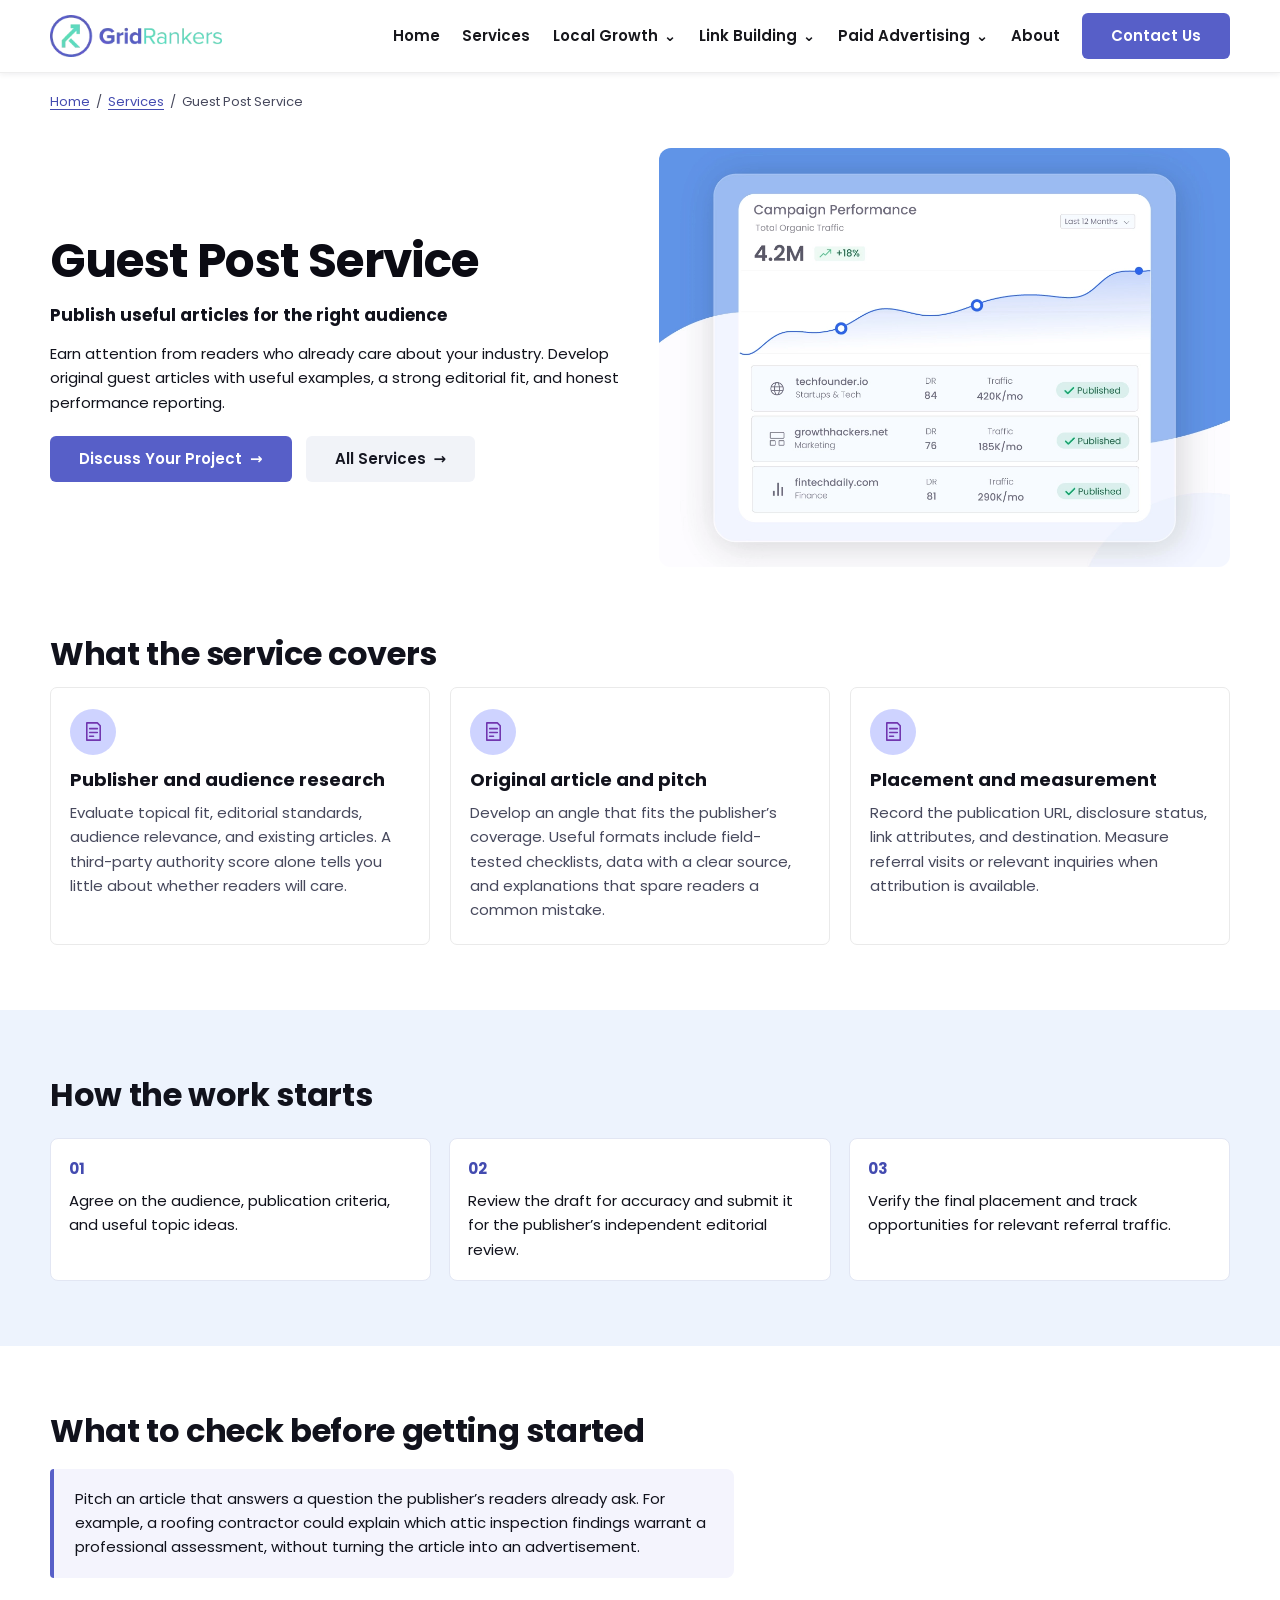
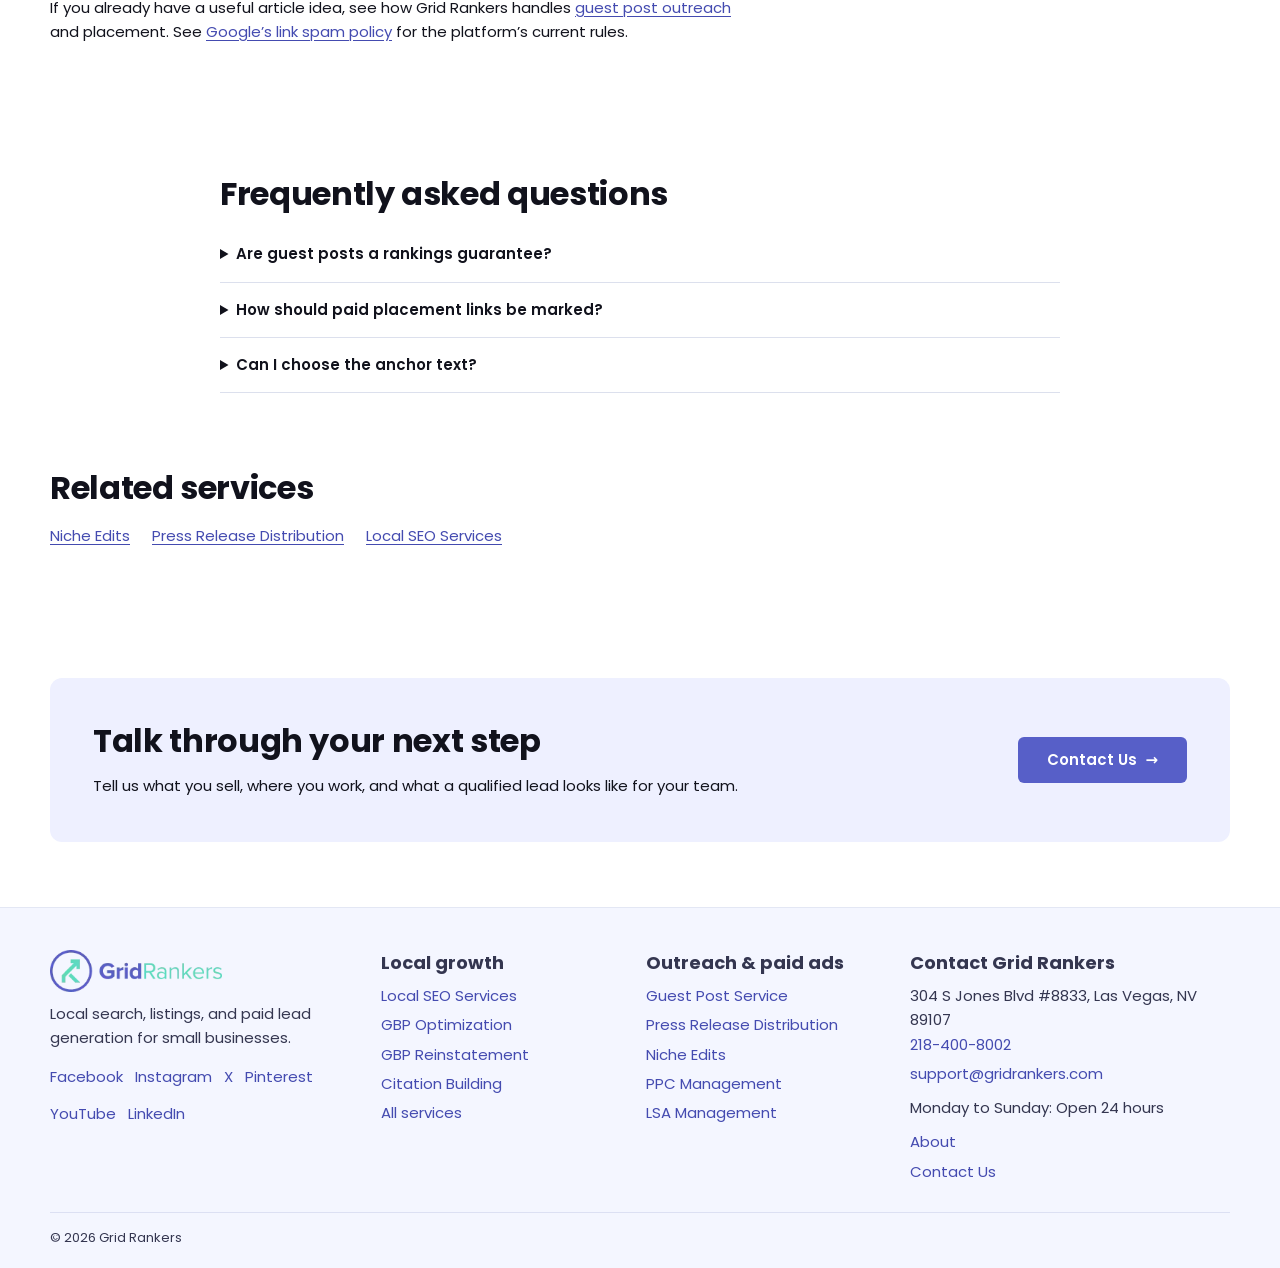
<file: guest-post-service.html>
<!doctype html><html lang="en"><head><meta charset="utf-8"><meta name="viewport" content="width=device-width,initial-scale=1"><title>Guest Post Service | Grid Rankers</title><meta name="description" content="Guest post outreach, article development, editorial review, and referral reporting for publication audiences relevant to your business."><meta property="og:title" content="Guest Post Service | Grid Rankers"><meta property="og:description" content="Guest post outreach, article development, editorial review, and referral reporting for publication audiences relevant to your business."><meta property="og:type" content="website"><link rel="icon" href="assets/cropped-gridrankers-logo.webp" type="image/webp"><link rel="stylesheet" href="assets/style.css"><script type="application/ld+json">{"@context": "https://schema.org", "@type": "Service", "name": "Guest Post Service", "description": "Guest post outreach, article development, editorial review, and referral reporting for publication audiences relevant to your business.", "provider": {"@type": "Organization", "name": "Grid Rankers", "telephone": "+1-218-400-8002", "email": "support@gridrankers.com", "sameAs": ["https://www.facebook.com/GridRankers/", "https://www.instagram.com/gridrankers/", "https://x.com/GridRankers", "https://www.pinterest.com/gridrankers/", "https://www.youtube.com/@GridRankers", "https://www.linkedin.com/company/gridrankers"], "address": {"@type": "PostalAddress", "streetAddress": "304 S Jones Blvd #8833", "addressLocality": "Las Vegas", "addressRegion": "NV", "postalCode": "89107", "addressCountry": "US"}}}</script></head><body><a class="skip" href="#main">Skip to content</a><header class="header"><div class="wrap bar"><a class="logo" href="index.html" aria-label="Grid Rankers home"><img src="assets/cropped-gridrankers-logo.webp" width="240" height="59" alt="Grid Rankers"></a><nav class="desktop menu" aria-label="Main"><a href="index.html">Home</a><a href="services.html">Services</a><details><summary>Local Growth</summary><div class="submenu"><a href="local-seo-services.html">Local SEO Services</a><a href="google-business-profile-optimization.html">GBP Optimization</a><a href="google-business-profile-reinstatement.html">GBP Reinstatement</a><a href="local-citation-building.html">Citation Building</a></div></details><details><summary>Link Building</summary><div class="submenu"><a href="guest-post-service.html" aria-current="page">Guest Post Service</a><a href="press-release-distribution.html">Press Release Distribution</a><a href="niche-edits.html">Niche Edits</a></div></details><details><summary>Paid Advertising</summary><div class="submenu"><a href="ppc-management-services.html">PPC Management</a><a href="google-local-service-ads-management.html">LSA Management</a></div></details><a href="about.html">About</a><a class="btn" href="contact-us.html">Contact Us</a></nav><details class="mobile"><summary>☰ Menu</summary><nav class="submenu" aria-label="Mobile"><a href="index.html">Home</a><a href="services.html">All Services</a><a href="local-seo-services.html">Local SEO Services</a><a href="google-business-profile-optimization.html">GBP Optimization</a><a href="google-business-profile-reinstatement.html">GBP Reinstatement</a><a href="local-citation-building.html">Citation Building</a><a href="guest-post-service.html" aria-current="page">Guest Post Service</a><a href="press-release-distribution.html">Press Release Distribution</a><a href="niche-edits.html">Niche Edits</a><a href="ppc-management-services.html">PPC Management</a><a href="google-local-service-ads-management.html">LSA Management</a><a href="about.html">About</a><a href="contact-us.html">Contact Us</a></nav></details></div></header><main id="main" tabindex="-1"><nav class="wrap breadcrumbs" aria-label="Breadcrumb"><a href="index.html">Home</a><span aria-hidden="true">/</span><a href="services.html">Services</a><span aria-hidden="true">/</span><span aria-current="page">Guest Post Service</span></nav><section class="inner"><div class="wrap split"><div><h1>Guest Post Service</h1><p class="lead"><strong>Publish useful articles for the right audience</strong></p><p>Earn attention from readers who already care about your industry. Develop original guest articles with useful examples, a strong editorial fit, and honest performance reporting.</p><div class="actions"><a class="btn" href="contact-us.html">Discuss Your Project <span aria-hidden="true">→</span></a><a class="btn alt" href="services.html">All Services <span aria-hidden="true">→</span></a></div></div><img class="hero-art" width="1100" height="807" src="assets/Guest-Posting-Services.webp" alt="Guest Post Service illustration" fetchpriority="high"></div></section><section class="wrap section first"><h2>What the service covers</h2><div class="cards"><article class="card"><span class="icon" style="--bg:#ced3ff" aria-hidden="true"><svg viewBox="0 0 24 24" fill="none" stroke="currentColor" stroke-width="1.65" stroke-linecap="round" stroke-linejoin="round"><path d="M5 3h11l3 3v15H5zM8 9h8m-8 4h8m-8 4h4"/></svg></span><h3>Publisher and audience research</h3><p>Evaluate topical fit, editorial standards, audience relevance, and existing articles. A third-party authority score alone tells you little about whether readers will care.</p></article><article class="card"><span class="icon" style="--bg:#ced3ff" aria-hidden="true"><svg viewBox="0 0 24 24" fill="none" stroke="currentColor" stroke-width="1.65" stroke-linecap="round" stroke-linejoin="round"><path d="M5 3h11l3 3v15H5zM8 9h8m-8 4h8m-8 4h4"/></svg></span><h3>Original article and pitch</h3><p>Develop an angle that fits the publisher’s coverage. Useful formats include field-tested checklists, data with a clear source, and explanations that spare readers a common mistake.</p></article><article class="card"><span class="icon" style="--bg:#ced3ff" aria-hidden="true"><svg viewBox="0 0 24 24" fill="none" stroke="currentColor" stroke-width="1.65" stroke-linecap="round" stroke-linejoin="round"><path d="M5 3h11l3 3v15H5zM8 9h8m-8 4h8m-8 4h4"/></svg></span><h3>Placement and measurement</h3><p>Record the publication URL, disclosure status, link attributes, and destination. Measure referral visits or relevant inquiries when attribution is available.</p></article></div></section><section class="section alt-section"><div class="wrap"><h2>How the work starts</h2><ol class="steps"><li>Agree on the audience, publication criteria, and useful topic ideas.</li><li>Review the draft for accuracy and submit it for the publisher’s independent editorial review.</li><li>Verify the final placement and track opportunities for relevant referral traffic.</li></ol></div></section><section class="section wrap"><div class="compact"><h2>What to check before getting started</h2><div class="expect"><p>Pitch an article that answers a question the publisher’s readers already ask. For example, a roofing contractor could explain which attic inspection findings warrant a professional assessment, without turning the article into an advertisement.</p></div><p style="margin-top:18px">If you already have a useful article idea, see how Grid Rankers handles <a href="https://gridrankers.com/guest-post-service/">guest post outreach</a> and placement. See <a href="https://developers.google.com/search/docs/essentials/spam-policies#link-spam">Google’s link spam policy</a> for the platform’s current rules.</p></div></section><section class="wrap section faq" id="faq"><h2>Frequently asked questions</h2><details><summary>Are guest posts a rankings guarantee?</summary><p>No. Guest posting can introduce you to readers, but search engines may ignore links, and ranking changes cannot be reliably attributed to a placement alone.</p></details><details><summary>How should paid placement links be marked?</summary><p>Google recommends rel=&quot;sponsored&quot; for advertisements or paid placements; rel=&quot;nofollow&quot; is also acceptable. Commercial relationships should be disclosed where required.</p></details><details><summary>Can I choose the anchor text?</summary><p>You can suggest wording, but the link should help the reader and fit the sentence. Let the publisher retain editorial control.</p></details></section><section class="wrap section first"><h2>Related services</h2><div class="related"><a href="niche-edits.html">Niche Edits</a><a href="press-release-distribution.html">Press Release Distribution</a><a href="local-seo-services.html">Local SEO Services</a></div></section><section class="wrap section"><div class="cta"><div><h2>Talk through your next step</h2><p>Tell us what you sell, where you work, and what a qualified lead looks like for your team.</p></div><a class="btn" href="contact-us.html">Contact Us <span aria-hidden="true">→</span></a></div></section></main><footer class="footer"><div class="wrap"><div class="footgrid"><div><a class="logo" href="index.html" aria-label="Grid Rankers home"><img src="assets/cropped-gridrankers-logo.webp" width="240" height="59" alt="Grid Rankers"></a><p>Local search, listings, and paid lead generation for small businesses.</p><div class="socials"><a href="https://www.facebook.com/GridRankers/" rel="me">Facebook</a><a href="https://www.instagram.com/gridrankers/" rel="me">Instagram</a><a href="https://x.com/GridRankers" rel="me">X</a><a href="https://www.pinterest.com/gridrankers/" rel="me">Pinterest</a><a href="https://www.youtube.com/@GridRankers" rel="me">YouTube</a><a href="https://www.linkedin.com/company/gridrankers" rel="me">LinkedIn</a></div></div><div><h3>Local growth</h3><a href="local-seo-services.html">Local SEO Services</a><a href="google-business-profile-optimization.html">GBP Optimization</a><a href="google-business-profile-reinstatement.html">GBP Reinstatement</a><a href="local-citation-building.html">Citation Building</a><a href="services.html">All services</a></div><div><h3>Outreach &amp; paid ads</h3><a href="guest-post-service.html">Guest Post Service</a><a href="press-release-distribution.html">Press Release Distribution</a><a href="niche-edits.html">Niche Edits</a><a href="ppc-management-services.html">PPC Management</a><a href="google-local-service-ads-management.html">LSA Management</a></div><div><h3>Contact Grid Rankers</h3><address>304 S Jones Blvd #8833, Las Vegas, NV 89107<br><a href="tel:+12184008002">218-400-8002</a><a href="mailto:support@gridrankers.com">support@gridrankers.com</a></address><p>Monday to Sunday: Open 24 hours</p><a href="about.html">About</a><a href="contact-us.html">Contact Us</a></div></div><div class="copy">© 2026 Grid Rankers</div></div></footer><script src="assets/site.js" defer></script></body></html>
</file>
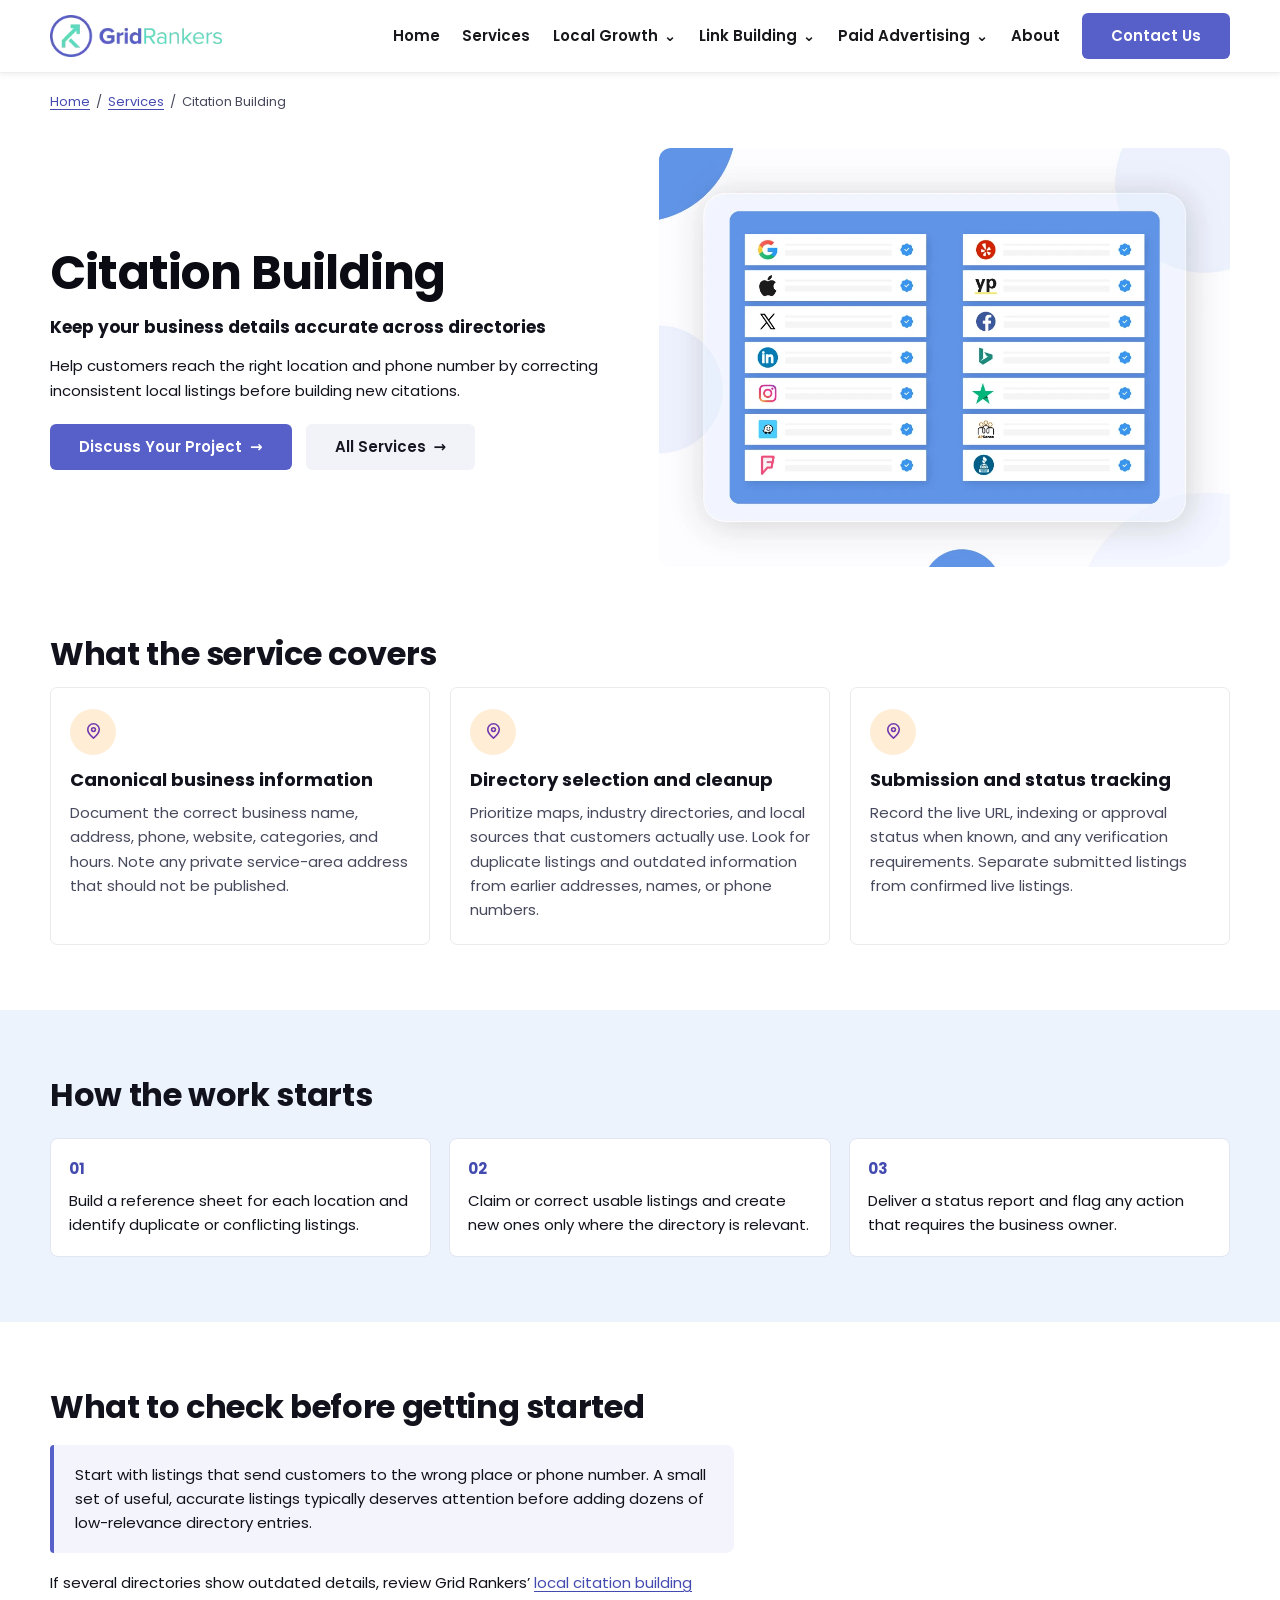
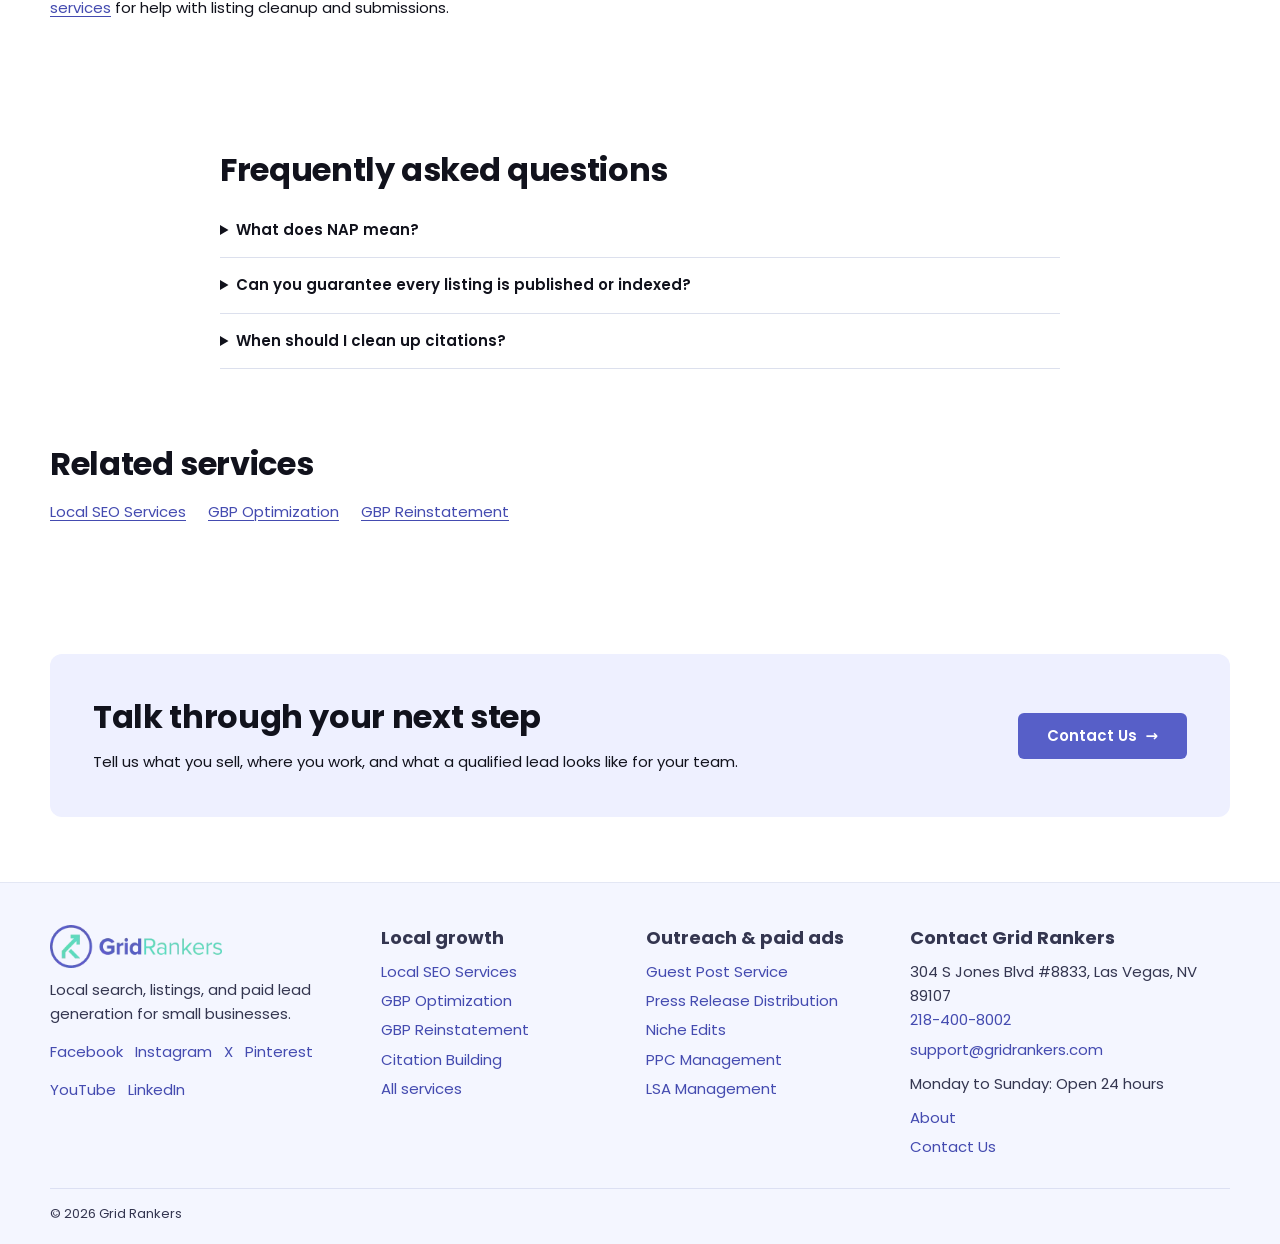
<file: local-citation-building.html>
<!doctype html><html lang="en"><head><meta charset="utf-8"><meta name="viewport" content="width=device-width,initial-scale=1"><title>Citation Building | Grid Rankers</title><meta name="description" content="Audit, correct, and build local business citations across relevant directories using consistent name, address, and phone data."><meta property="og:title" content="Citation Building | Grid Rankers"><meta property="og:description" content="Audit, correct, and build local business citations across relevant directories using consistent name, address, and phone data."><meta property="og:type" content="website"><link rel="icon" href="assets/cropped-gridrankers-logo.webp" type="image/webp"><link rel="stylesheet" href="assets/style.css"><script type="application/ld+json">{"@context": "https://schema.org", "@type": "Service", "name": "Citation Building", "description": "Audit, correct, and build local business citations across relevant directories using consistent name, address, and phone data.", "provider": {"@type": "Organization", "name": "Grid Rankers", "telephone": "+1-218-400-8002", "email": "support@gridrankers.com", "sameAs": ["https://www.facebook.com/GridRankers/", "https://www.instagram.com/gridrankers/", "https://x.com/GridRankers", "https://www.pinterest.com/gridrankers/", "https://www.youtube.com/@GridRankers", "https://www.linkedin.com/company/gridrankers"], "address": {"@type": "PostalAddress", "streetAddress": "304 S Jones Blvd #8833", "addressLocality": "Las Vegas", "addressRegion": "NV", "postalCode": "89107", "addressCountry": "US"}}}</script></head><body><a class="skip" href="#main">Skip to content</a><header class="header"><div class="wrap bar"><a class="logo" href="index.html" aria-label="Grid Rankers home"><img src="assets/cropped-gridrankers-logo.webp" width="240" height="59" alt="Grid Rankers"></a><nav class="desktop menu" aria-label="Main"><a href="index.html">Home</a><a href="services.html">Services</a><details><summary>Local Growth</summary><div class="submenu"><a href="local-seo-services.html">Local SEO Services</a><a href="google-business-profile-optimization.html">GBP Optimization</a><a href="google-business-profile-reinstatement.html">GBP Reinstatement</a><a href="local-citation-building.html" aria-current="page">Citation Building</a></div></details><details><summary>Link Building</summary><div class="submenu"><a href="guest-post-service.html">Guest Post Service</a><a href="press-release-distribution.html">Press Release Distribution</a><a href="niche-edits.html">Niche Edits</a></div></details><details><summary>Paid Advertising</summary><div class="submenu"><a href="ppc-management-services.html">PPC Management</a><a href="google-local-service-ads-management.html">LSA Management</a></div></details><a href="about.html">About</a><a class="btn" href="contact-us.html">Contact Us</a></nav><details class="mobile"><summary>☰ Menu</summary><nav class="submenu" aria-label="Mobile"><a href="index.html">Home</a><a href="services.html">All Services</a><a href="local-seo-services.html">Local SEO Services</a><a href="google-business-profile-optimization.html">GBP Optimization</a><a href="google-business-profile-reinstatement.html">GBP Reinstatement</a><a href="local-citation-building.html" aria-current="page">Citation Building</a><a href="guest-post-service.html">Guest Post Service</a><a href="press-release-distribution.html">Press Release Distribution</a><a href="niche-edits.html">Niche Edits</a><a href="ppc-management-services.html">PPC Management</a><a href="google-local-service-ads-management.html">LSA Management</a><a href="about.html">About</a><a href="contact-us.html">Contact Us</a></nav></details></div></header><main id="main" tabindex="-1"><nav class="wrap breadcrumbs" aria-label="Breadcrumb"><a href="index.html">Home</a><span aria-hidden="true">/</span><a href="services.html">Services</a><span aria-hidden="true">/</span><span aria-current="page">Citation Building</span></nav><section class="inner"><div class="wrap split"><div><h1>Citation Building</h1><p class="lead"><strong>Keep your business details accurate across directories</strong></p><p>Help customers reach the right location and phone number by correcting inconsistent local listings before building new citations.</p><div class="actions"><a class="btn" href="contact-us.html">Discuss Your Project <span aria-hidden="true">→</span></a><a class="btn alt" href="services.html">All Services <span aria-hidden="true">→</span></a></div></div><img class="hero-art" width="1100" height="807" src="assets/Citation-Building-Services.webp" alt="Citation Building illustration" fetchpriority="high"></div></section><section class="wrap section first"><h2>What the service covers</h2><div class="cards"><article class="card"><span class="icon" style="--bg:#ffedd5" aria-hidden="true"><svg viewBox="0 0 24 24" fill="none" stroke="currentColor" stroke-width="1.65" stroke-linecap="round" stroke-linejoin="round"><path d="M18 10c0 4-6 9-6 9s-6-5-6-9a6 6 0 0 1 12 0Z"/><circle cx="12" cy="10" r="2"/></svg></span><h3>Canonical business information</h3><p>Document the correct business name, address, phone, website, categories, and hours. Note any private service-area address that should not be published.</p></article><article class="card"><span class="icon" style="--bg:#ffedd5" aria-hidden="true"><svg viewBox="0 0 24 24" fill="none" stroke="currentColor" stroke-width="1.65" stroke-linecap="round" stroke-linejoin="round"><path d="M18 10c0 4-6 9-6 9s-6-5-6-9a6 6 0 0 1 12 0Z"/><circle cx="12" cy="10" r="2"/></svg></span><h3>Directory selection and cleanup</h3><p>Prioritize maps, industry directories, and local sources that customers actually use. Look for duplicate listings and outdated information from earlier addresses, names, or phone numbers.</p></article><article class="card"><span class="icon" style="--bg:#ffedd5" aria-hidden="true"><svg viewBox="0 0 24 24" fill="none" stroke="currentColor" stroke-width="1.65" stroke-linecap="round" stroke-linejoin="round"><path d="M18 10c0 4-6 9-6 9s-6-5-6-9a6 6 0 0 1 12 0Z"/><circle cx="12" cy="10" r="2"/></svg></span><h3>Submission and status tracking</h3><p>Record the live URL, indexing or approval status when known, and any verification requirements. Separate submitted listings from confirmed live listings.</p></article></div></section><section class="section alt-section"><div class="wrap"><h2>How the work starts</h2><ol class="steps"><li>Build a reference sheet for each location and identify duplicate or conflicting listings.</li><li>Claim or correct usable listings and create new ones only where the directory is relevant.</li><li>Deliver a status report and flag any action that requires the business owner.</li></ol></div></section><section class="section wrap"><div class="compact"><h2>What to check before getting started</h2><div class="expect"><p>Start with listings that send customers to the wrong place or phone number. A small set of useful, accurate listings typically deserves attention before adding dozens of low-relevance directory entries.</p></div><p style="margin-top:18px">If several directories show outdated details, review Grid Rankers’ <a href="https://gridrankers.com/local-citation-building/">local citation building services</a> for help with listing cleanup and submissions.</p></div></section><section class="wrap section faq" id="faq"><h2>Frequently asked questions</h2><details><summary>What does NAP mean?</summary><p>Name, address, and phone number. The important thing is that listings identify the same real business and reach the right place, not that every directory abbreviates Street the same way.</p></details><details><summary>Can you guarantee every listing is published or indexed?</summary><p>No. Individual directories control approvals and search engines decide what to index.</p></details><details><summary>When should I clean up citations?</summary><p>After a move, rebrand, phone change, or acquisition. Also review listings when customers report conflicting directions or hours.</p></details></section><section class="wrap section first"><h2>Related services</h2><div class="related"><a href="local-seo-services.html">Local SEO Services</a><a href="google-business-profile-optimization.html">GBP Optimization</a><a href="google-business-profile-reinstatement.html">GBP Reinstatement</a></div></section><section class="wrap section"><div class="cta"><div><h2>Talk through your next step</h2><p>Tell us what you sell, where you work, and what a qualified lead looks like for your team.</p></div><a class="btn" href="contact-us.html">Contact Us <span aria-hidden="true">→</span></a></div></section></main><footer class="footer"><div class="wrap"><div class="footgrid"><div><a class="logo" href="index.html" aria-label="Grid Rankers home"><img src="assets/cropped-gridrankers-logo.webp" width="240" height="59" alt="Grid Rankers"></a><p>Local search, listings, and paid lead generation for small businesses.</p><div class="socials"><a href="https://www.facebook.com/GridRankers/" rel="me">Facebook</a><a href="https://www.instagram.com/gridrankers/" rel="me">Instagram</a><a href="https://x.com/GridRankers" rel="me">X</a><a href="https://www.pinterest.com/gridrankers/" rel="me">Pinterest</a><a href="https://www.youtube.com/@GridRankers" rel="me">YouTube</a><a href="https://www.linkedin.com/company/gridrankers" rel="me">LinkedIn</a></div></div><div><h3>Local growth</h3><a href="local-seo-services.html">Local SEO Services</a><a href="google-business-profile-optimization.html">GBP Optimization</a><a href="google-business-profile-reinstatement.html">GBP Reinstatement</a><a href="local-citation-building.html">Citation Building</a><a href="services.html">All services</a></div><div><h3>Outreach &amp; paid ads</h3><a href="guest-post-service.html">Guest Post Service</a><a href="press-release-distribution.html">Press Release Distribution</a><a href="niche-edits.html">Niche Edits</a><a href="ppc-management-services.html">PPC Management</a><a href="google-local-service-ads-management.html">LSA Management</a></div><div><h3>Contact Grid Rankers</h3><address>304 S Jones Blvd #8833, Las Vegas, NV 89107<br><a href="tel:+12184008002">218-400-8002</a><a href="mailto:support@gridrankers.com">support@gridrankers.com</a></address><p>Monday to Sunday: Open 24 hours</p><a href="about.html">About</a><a href="contact-us.html">Contact Us</a></div></div><div class="copy">© 2026 Grid Rankers</div></div></footer><script src="assets/site.js" defer></script></body></html>
</file>
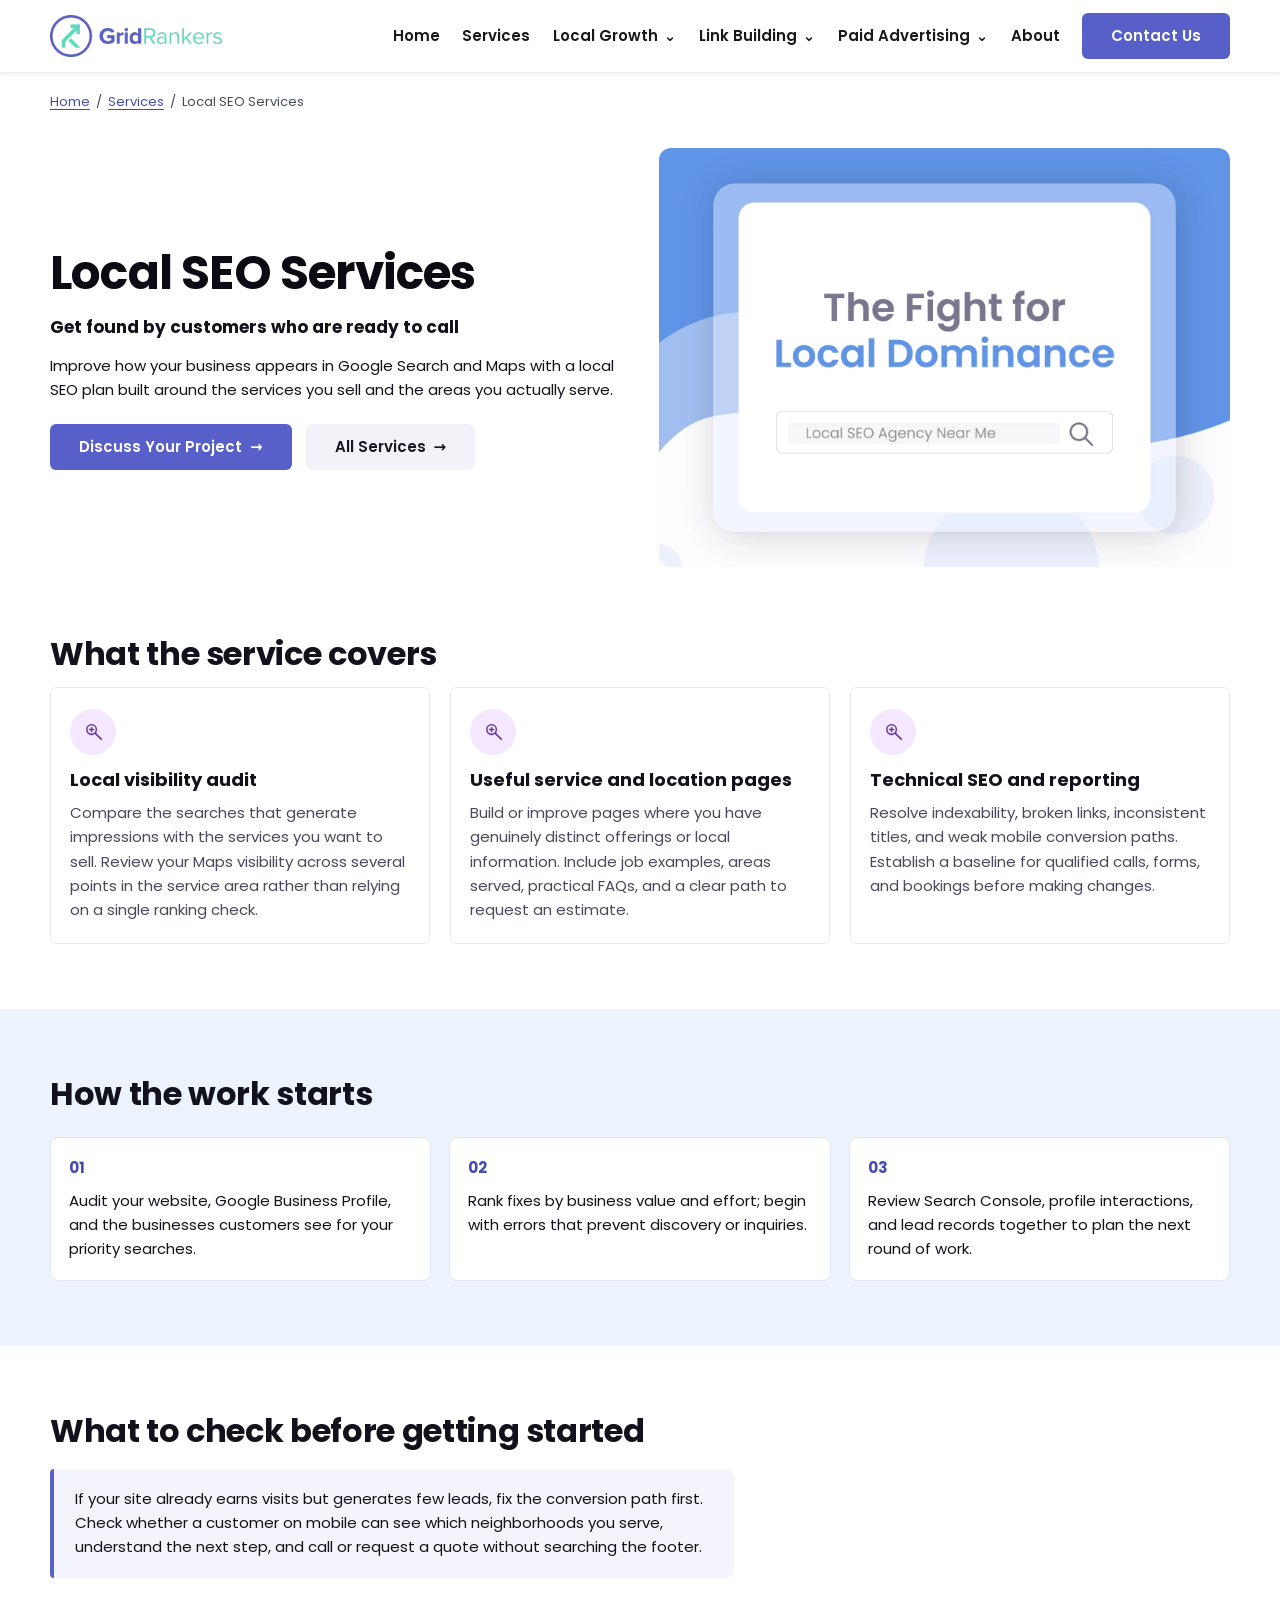
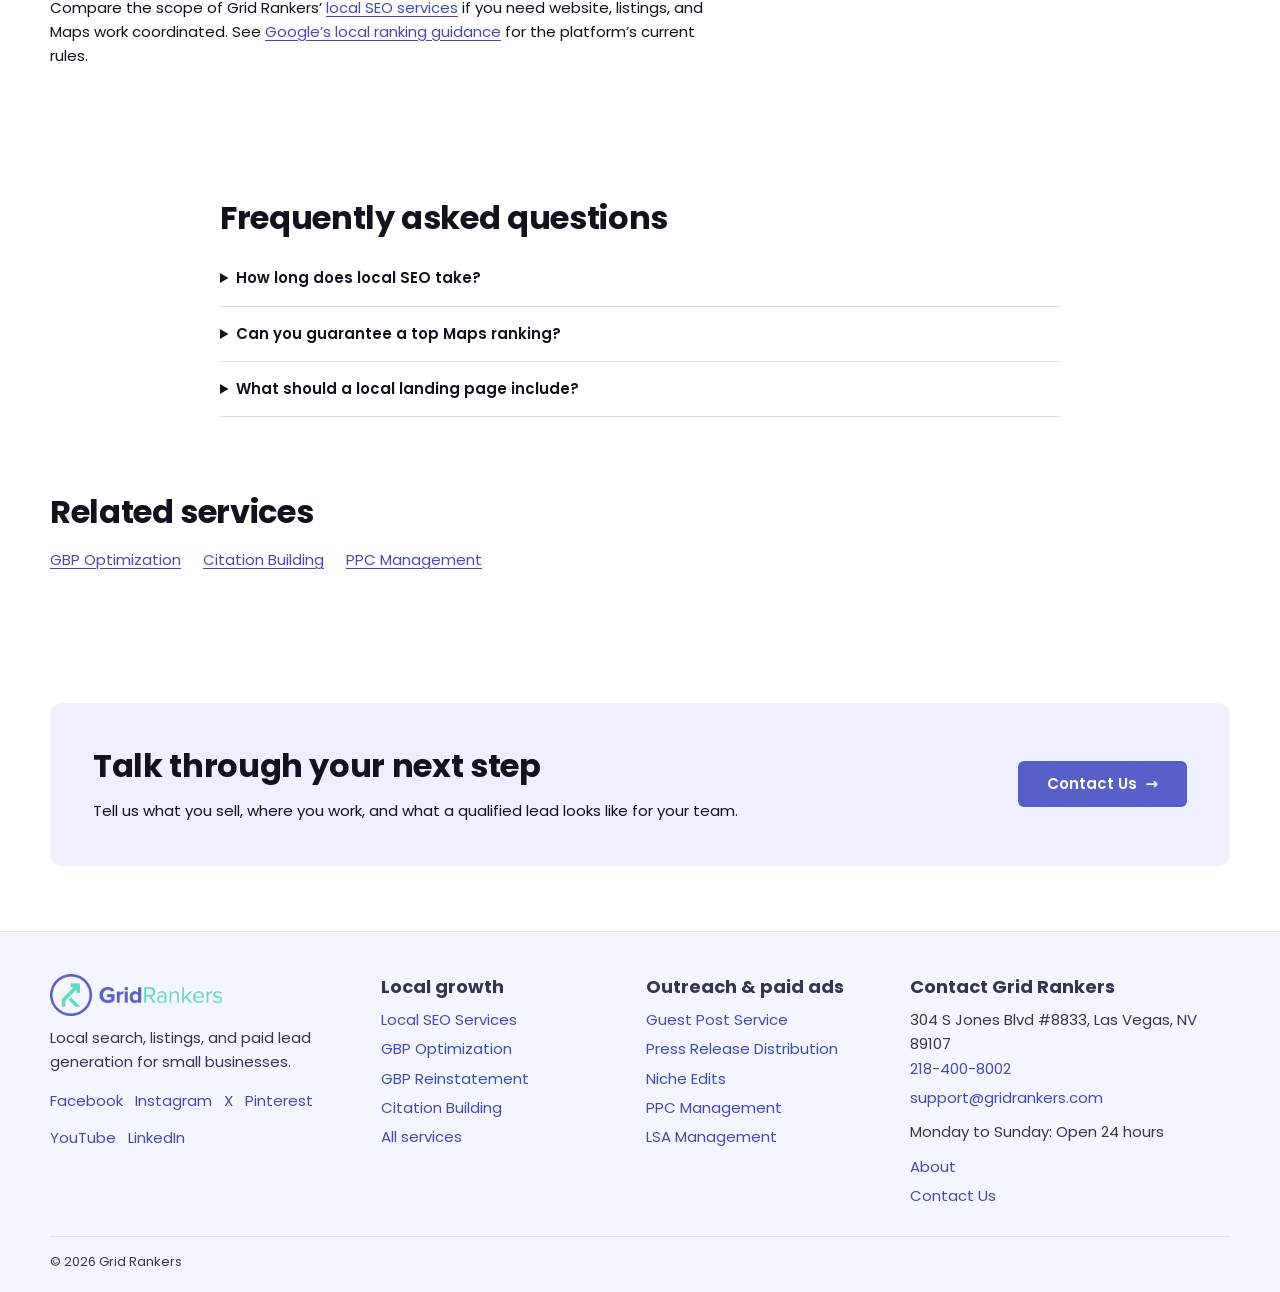
<file: local-seo-services.html>
<!doctype html><html lang="en"><head><meta charset="utf-8"><meta name="viewport" content="width=device-width,initial-scale=1"><title>Local SEO Services | Grid Rankers</title><meta name="description" content="Local SEO services for small businesses covering Google Maps visibility, service pages, technical fixes, and qualified lead tracking."><meta property="og:title" content="Local SEO Services | Grid Rankers"><meta property="og:description" content="Local SEO services for small businesses covering Google Maps visibility, service pages, technical fixes, and qualified lead tracking."><meta property="og:type" content="website"><link rel="icon" href="assets/cropped-gridrankers-logo.webp" type="image/webp"><link rel="stylesheet" href="assets/style.css"><script type="application/ld+json">{"@context": "https://schema.org", "@type": "Service", "name": "Local SEO Services", "description": "Local SEO services for small businesses covering Google Maps visibility, service pages, technical fixes, and qualified lead tracking.", "provider": {"@type": "Organization", "name": "Grid Rankers", "telephone": "+1-218-400-8002", "email": "support@gridrankers.com", "sameAs": ["https://www.facebook.com/GridRankers/", "https://www.instagram.com/gridrankers/", "https://x.com/GridRankers", "https://www.pinterest.com/gridrankers/", "https://www.youtube.com/@GridRankers", "https://www.linkedin.com/company/gridrankers"], "address": {"@type": "PostalAddress", "streetAddress": "304 S Jones Blvd #8833", "addressLocality": "Las Vegas", "addressRegion": "NV", "postalCode": "89107", "addressCountry": "US"}}}</script></head><body><a class="skip" href="#main">Skip to content</a><header class="header"><div class="wrap bar"><a class="logo" href="index.html" aria-label="Grid Rankers home"><img src="assets/cropped-gridrankers-logo.webp" width="240" height="59" alt="Grid Rankers"></a><nav class="desktop menu" aria-label="Main"><a href="index.html">Home</a><a href="services.html">Services</a><details><summary>Local Growth</summary><div class="submenu"><a href="local-seo-services.html" aria-current="page">Local SEO Services</a><a href="google-business-profile-optimization.html">GBP Optimization</a><a href="google-business-profile-reinstatement.html">GBP Reinstatement</a><a href="local-citation-building.html">Citation Building</a></div></details><details><summary>Link Building</summary><div class="submenu"><a href="guest-post-service.html">Guest Post Service</a><a href="press-release-distribution.html">Press Release Distribution</a><a href="niche-edits.html">Niche Edits</a></div></details><details><summary>Paid Advertising</summary><div class="submenu"><a href="ppc-management-services.html">PPC Management</a><a href="google-local-service-ads-management.html">LSA Management</a></div></details><a href="about.html">About</a><a class="btn" href="contact-us.html">Contact Us</a></nav><details class="mobile"><summary>☰ Menu</summary><nav class="submenu" aria-label="Mobile"><a href="index.html">Home</a><a href="services.html">All Services</a><a href="local-seo-services.html" aria-current="page">Local SEO Services</a><a href="google-business-profile-optimization.html">GBP Optimization</a><a href="google-business-profile-reinstatement.html">GBP Reinstatement</a><a href="local-citation-building.html">Citation Building</a><a href="guest-post-service.html">Guest Post Service</a><a href="press-release-distribution.html">Press Release Distribution</a><a href="niche-edits.html">Niche Edits</a><a href="ppc-management-services.html">PPC Management</a><a href="google-local-service-ads-management.html">LSA Management</a><a href="about.html">About</a><a href="contact-us.html">Contact Us</a></nav></details></div></header><main id="main" tabindex="-1"><nav class="wrap breadcrumbs" aria-label="Breadcrumb"><a href="index.html">Home</a><span aria-hidden="true">/</span><a href="services.html">Services</a><span aria-hidden="true">/</span><span aria-current="page">Local SEO Services</span></nav><section class="inner"><div class="wrap split"><div><h1>Local SEO Services</h1><p class="lead"><strong>Get found by customers who are ready to call</strong></p><p>Improve how your business appears in Google Search and Maps with a local SEO plan built around the services you sell and the areas you actually serve.</p><div class="actions"><a class="btn" href="contact-us.html">Discuss Your Project <span aria-hidden="true">→</span></a><a class="btn alt" href="services.html">All Services <span aria-hidden="true">→</span></a></div></div><img class="hero-art" width="1500" height="1100" src="assets/Local-SEO-Agency.webp" alt="Local SEO Services illustration" fetchpriority="high"></div></section><section class="wrap section first"><h2>What the service covers</h2><div class="cards"><article class="card"><span class="icon" style="--bg:#f3e8ff" aria-hidden="true"><svg viewBox="0 0 24 24" fill="none" stroke="currentColor" stroke-width="1.65" stroke-linecap="round" stroke-linejoin="round"><circle cx="10" cy="10" r="5"/><path d="m14 14 6 6M8 10h4m-2-2v4"/></svg></span><h3>Local visibility audit</h3><p>Compare the searches that generate impressions with the services you want to sell. Review your Maps visibility across several points in the service area rather than relying on a single ranking check.</p></article><article class="card"><span class="icon" style="--bg:#f3e8ff" aria-hidden="true"><svg viewBox="0 0 24 24" fill="none" stroke="currentColor" stroke-width="1.65" stroke-linecap="round" stroke-linejoin="round"><circle cx="10" cy="10" r="5"/><path d="m14 14 6 6M8 10h4m-2-2v4"/></svg></span><h3>Useful service and location pages</h3><p>Build or improve pages where you have genuinely distinct offerings or local information. Include job examples, areas served, practical FAQs, and a clear path to request an estimate.</p></article><article class="card"><span class="icon" style="--bg:#f3e8ff" aria-hidden="true"><svg viewBox="0 0 24 24" fill="none" stroke="currentColor" stroke-width="1.65" stroke-linecap="round" stroke-linejoin="round"><circle cx="10" cy="10" r="5"/><path d="m14 14 6 6M8 10h4m-2-2v4"/></svg></span><h3>Technical SEO and reporting</h3><p>Resolve indexability, broken links, inconsistent titles, and weak mobile conversion paths. Establish a baseline for qualified calls, forms, and bookings before making changes.</p></article></div></section><section class="section alt-section"><div class="wrap"><h2>How the work starts</h2><ol class="steps"><li>Audit your website, Google Business Profile, and the businesses customers see for your priority searches.</li><li>Rank fixes by business value and effort; begin with errors that prevent discovery or inquiries.</li><li>Review Search Console, profile interactions, and lead records together to plan the next round of work.</li></ol></div></section><section class="section wrap"><div class="compact"><h2>What to check before getting started</h2><div class="expect"><p>If your site already earns visits but generates few leads, fix the conversion path first. Check whether a customer on mobile can see which neighborhoods you serve, understand the next step, and call or request a quote without searching the footer.</p></div><p style="margin-top:18px">Compare the scope of Grid Rankers’ <a href="https://gridrankers.com/local-seo-services/">local SEO services</a> if you need website, listings, and Maps work coordinated. See <a href="https://support.google.com/business/answer/7091?hl=en">Google’s local ranking guidance</a> for the platform’s current rules.</p></div></section><section class="wrap section faq" id="faq"><h2>Frequently asked questions</h2><details><summary>How long does local SEO take?</summary><p>Some fixes can go live quickly, but search visibility and qualified lead trends take time to evaluate. Compare consistent periods and consider seasonality before attributing changes to SEO.</p></details><details><summary>Can you guarantee a top Maps ranking?</summary><p>No. Google weighs relevance, distance, and prominence. A business can appear in different positions for the same query depending on where the customer searches.</p></details><details><summary>What should a local landing page include?</summary><p>Start with the services you actually deliver in that area, a relevant project or testimonial you have permission to use, and a clear way to book. Avoid cloning the same page for every city.</p></details></section><section class="wrap section first"><h2>Related services</h2><div class="related"><a href="google-business-profile-optimization.html">GBP Optimization</a><a href="local-citation-building.html">Citation Building</a><a href="ppc-management-services.html">PPC Management</a></div></section><section class="wrap section"><div class="cta"><div><h2>Talk through your next step</h2><p>Tell us what you sell, where you work, and what a qualified lead looks like for your team.</p></div><a class="btn" href="contact-us.html">Contact Us <span aria-hidden="true">→</span></a></div></section></main><footer class="footer"><div class="wrap"><div class="footgrid"><div><a class="logo" href="index.html" aria-label="Grid Rankers home"><img src="assets/cropped-gridrankers-logo.webp" width="240" height="59" alt="Grid Rankers"></a><p>Local search, listings, and paid lead generation for small businesses.</p><div class="socials"><a href="https://www.facebook.com/GridRankers/" rel="me">Facebook</a><a href="https://www.instagram.com/gridrankers/" rel="me">Instagram</a><a href="https://x.com/GridRankers" rel="me">X</a><a href="https://www.pinterest.com/gridrankers/" rel="me">Pinterest</a><a href="https://www.youtube.com/@GridRankers" rel="me">YouTube</a><a href="https://www.linkedin.com/company/gridrankers" rel="me">LinkedIn</a></div></div><div><h3>Local growth</h3><a href="local-seo-services.html">Local SEO Services</a><a href="google-business-profile-optimization.html">GBP Optimization</a><a href="google-business-profile-reinstatement.html">GBP Reinstatement</a><a href="local-citation-building.html">Citation Building</a><a href="services.html">All services</a></div><div><h3>Outreach &amp; paid ads</h3><a href="guest-post-service.html">Guest Post Service</a><a href="press-release-distribution.html">Press Release Distribution</a><a href="niche-edits.html">Niche Edits</a><a href="ppc-management-services.html">PPC Management</a><a href="google-local-service-ads-management.html">LSA Management</a></div><div><h3>Contact Grid Rankers</h3><address>304 S Jones Blvd #8833, Las Vegas, NV 89107<br><a href="tel:+12184008002">218-400-8002</a><a href="mailto:support@gridrankers.com">support@gridrankers.com</a></address><p>Monday to Sunday: Open 24 hours</p><a href="about.html">About</a><a href="contact-us.html">Contact Us</a></div></div><div class="copy">© 2026 Grid Rankers</div></div></footer><script src="assets/site.js" defer></script></body></html>
</file>
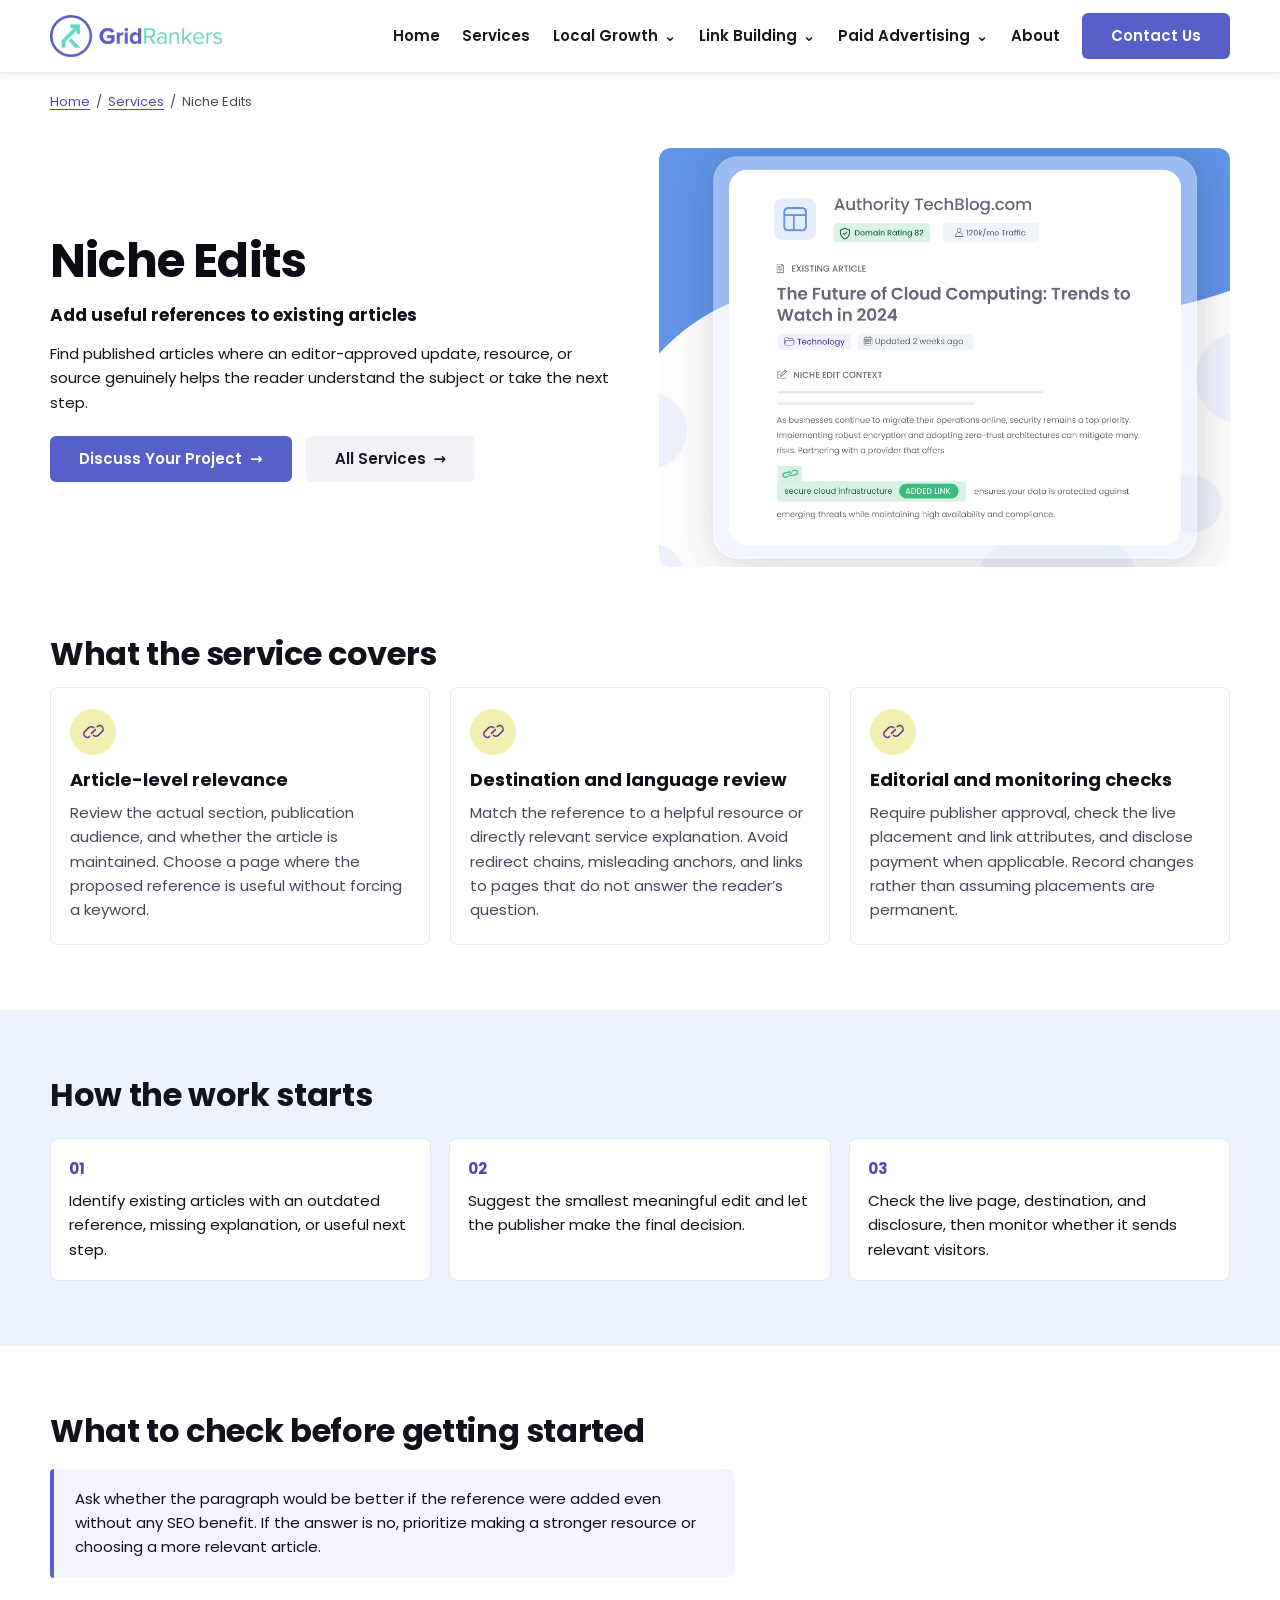
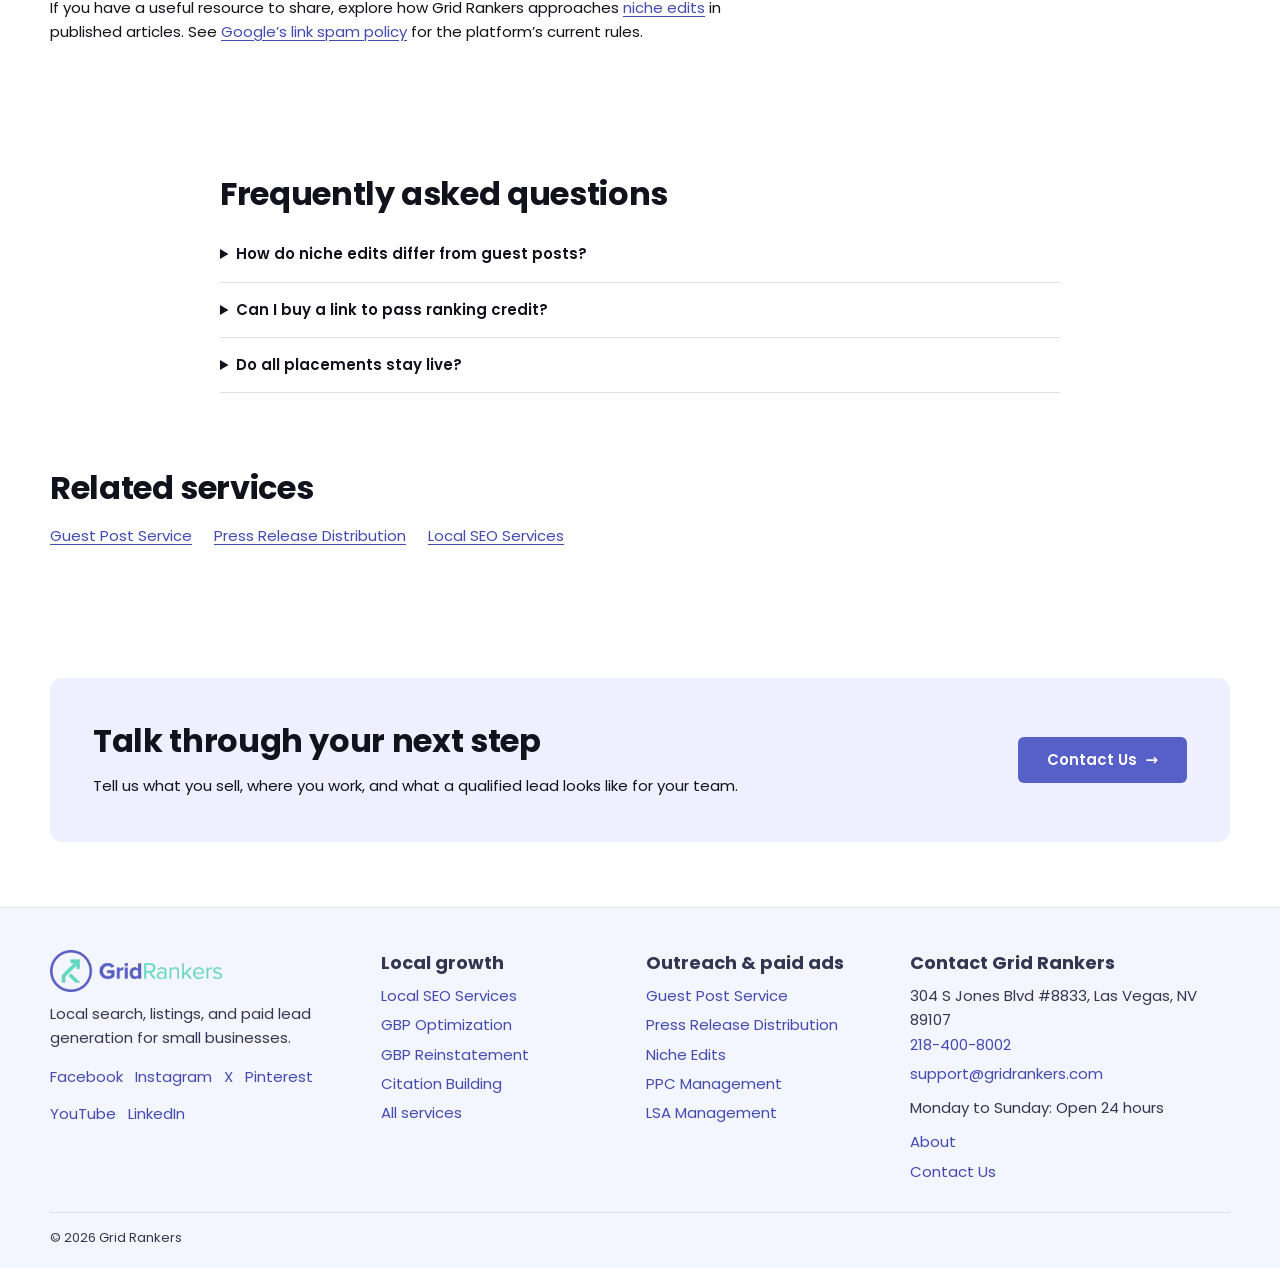
<file: niche-edits.html>
<!doctype html><html lang="en"><head><meta charset="utf-8"><meta name="viewport" content="width=device-width,initial-scale=1"><title>Niche Edits | Grid Rankers</title><meta name="description" content="Contextual niche edits evaluated for editorial relevance, link disclosure, destination quality, and referral performance."><meta property="og:title" content="Niche Edits | Grid Rankers"><meta property="og:description" content="Contextual niche edits evaluated for editorial relevance, link disclosure, destination quality, and referral performance."><meta property="og:type" content="website"><link rel="icon" href="assets/cropped-gridrankers-logo.webp" type="image/webp"><link rel="stylesheet" href="assets/style.css"><script type="application/ld+json">{"@context": "https://schema.org", "@type": "Service", "name": "Niche Edits", "description": "Contextual niche edits evaluated for editorial relevance, link disclosure, destination quality, and referral performance.", "provider": {"@type": "Organization", "name": "Grid Rankers", "telephone": "+1-218-400-8002", "email": "support@gridrankers.com", "sameAs": ["https://www.facebook.com/GridRankers/", "https://www.instagram.com/gridrankers/", "https://x.com/GridRankers", "https://www.pinterest.com/gridrankers/", "https://www.youtube.com/@GridRankers", "https://www.linkedin.com/company/gridrankers"], "address": {"@type": "PostalAddress", "streetAddress": "304 S Jones Blvd #8833", "addressLocality": "Las Vegas", "addressRegion": "NV", "postalCode": "89107", "addressCountry": "US"}}}</script></head><body><a class="skip" href="#main">Skip to content</a><header class="header"><div class="wrap bar"><a class="logo" href="index.html" aria-label="Grid Rankers home"><img src="assets/cropped-gridrankers-logo.webp" width="240" height="59" alt="Grid Rankers"></a><nav class="desktop menu" aria-label="Main"><a href="index.html">Home</a><a href="services.html">Services</a><details><summary>Local Growth</summary><div class="submenu"><a href="local-seo-services.html">Local SEO Services</a><a href="google-business-profile-optimization.html">GBP Optimization</a><a href="google-business-profile-reinstatement.html">GBP Reinstatement</a><a href="local-citation-building.html">Citation Building</a></div></details><details><summary>Link Building</summary><div class="submenu"><a href="guest-post-service.html">Guest Post Service</a><a href="press-release-distribution.html">Press Release Distribution</a><a href="niche-edits.html" aria-current="page">Niche Edits</a></div></details><details><summary>Paid Advertising</summary><div class="submenu"><a href="ppc-management-services.html">PPC Management</a><a href="google-local-service-ads-management.html">LSA Management</a></div></details><a href="about.html">About</a><a class="btn" href="contact-us.html">Contact Us</a></nav><details class="mobile"><summary>☰ Menu</summary><nav class="submenu" aria-label="Mobile"><a href="index.html">Home</a><a href="services.html">All Services</a><a href="local-seo-services.html">Local SEO Services</a><a href="google-business-profile-optimization.html">GBP Optimization</a><a href="google-business-profile-reinstatement.html">GBP Reinstatement</a><a href="local-citation-building.html">Citation Building</a><a href="guest-post-service.html">Guest Post Service</a><a href="press-release-distribution.html">Press Release Distribution</a><a href="niche-edits.html" aria-current="page">Niche Edits</a><a href="ppc-management-services.html">PPC Management</a><a href="google-local-service-ads-management.html">LSA Management</a><a href="about.html">About</a><a href="contact-us.html">Contact Us</a></nav></details></div></header><main id="main" tabindex="-1"><nav class="wrap breadcrumbs" aria-label="Breadcrumb"><a href="index.html">Home</a><span aria-hidden="true">/</span><a href="services.html">Services</a><span aria-hidden="true">/</span><span aria-current="page">Niche Edits</span></nav><section class="inner"><div class="wrap split"><div><h1>Niche Edits</h1><p class="lead"><strong>Add useful references to existing articles</strong></p><p>Find published articles where an editor-approved update, resource, or source genuinely helps the reader understand the subject or take the next step.</p><div class="actions"><a class="btn" href="contact-us.html">Discuss Your Project <span aria-hidden="true">→</span></a><a class="btn alt" href="services.html">All Services <span aria-hidden="true">→</span></a></div></div><img class="hero-art" width="1100" height="807" src="assets/Niche-Edits-Service.webp" alt="Niche Edits illustration" fetchpriority="high"></div></section><section class="wrap section first"><h2>What the service covers</h2><div class="cards"><article class="card"><span class="icon" style="--bg:#f1eeb2" aria-hidden="true"><svg viewBox="0 0 24 24" fill="none" stroke="currentColor" stroke-width="1.65" stroke-linecap="round" stroke-linejoin="round"><path d="m10 14 4-4m-6 7-1 1a4 4 0 0 1-5-5l5-5a4 4 0 0 1 5 0m4-1 1-1a4 4 0 0 1 5 5l-5 5a4 4 0 0 1-5 0"/></svg></span><h3>Article-level relevance</h3><p>Review the actual section, publication audience, and whether the article is maintained. Choose a page where the proposed reference is useful without forcing a keyword.</p></article><article class="card"><span class="icon" style="--bg:#f1eeb2" aria-hidden="true"><svg viewBox="0 0 24 24" fill="none" stroke="currentColor" stroke-width="1.65" stroke-linecap="round" stroke-linejoin="round"><path d="m10 14 4-4m-6 7-1 1a4 4 0 0 1-5-5l5-5a4 4 0 0 1 5 0m4-1 1-1a4 4 0 0 1 5 5l-5 5a4 4 0 0 1-5 0"/></svg></span><h3>Destination and language review</h3><p>Match the reference to a helpful resource or directly relevant service explanation. Avoid redirect chains, misleading anchors, and links to pages that do not answer the reader’s question.</p></article><article class="card"><span class="icon" style="--bg:#f1eeb2" aria-hidden="true"><svg viewBox="0 0 24 24" fill="none" stroke="currentColor" stroke-width="1.65" stroke-linecap="round" stroke-linejoin="round"><path d="m10 14 4-4m-6 7-1 1a4 4 0 0 1-5-5l5-5a4 4 0 0 1 5 0m4-1 1-1a4 4 0 0 1 5 5l-5 5a4 4 0 0 1-5 0"/></svg></span><h3>Editorial and monitoring checks</h3><p>Require publisher approval, check the live placement and link attributes, and disclose payment when applicable. Record changes rather than assuming placements are permanent.</p></article></div></section><section class="section alt-section"><div class="wrap"><h2>How the work starts</h2><ol class="steps"><li>Identify existing articles with an outdated reference, missing explanation, or useful next step.</li><li>Suggest the smallest meaningful edit and let the publisher make the final decision.</li><li>Check the live page, destination, and disclosure, then monitor whether it sends relevant visitors.</li></ol></div></section><section class="section wrap"><div class="compact"><h2>What to check before getting started</h2><div class="expect"><p>Ask whether the paragraph would be better if the reference were added even without any SEO benefit. If the answer is no, prioritize making a stronger resource or choosing a more relevant article.</p></div><p style="margin-top:18px">If you have a useful resource to share, explore how Grid Rankers approaches <a href="https://gridrankers.com/niche-edits/">niche edits</a> in published articles. See <a href="https://developers.google.com/search/docs/essentials/spam-policies#link-spam">Google’s link spam policy</a> for the platform’s current rules.</p></div></section><section class="wrap section faq" id="faq"><h2>Frequently asked questions</h2><details><summary>How do niche edits differ from guest posts?</summary><p>A niche edit updates an existing article. A guest post adds a new article. Choose based on whether the audience is better served by a small addition or a complete explanation.</p></details><details><summary>Can I buy a link to pass ranking credit?</summary><p>Google treats buying or selling links for ranking purposes as link spam. Paid placements should use sponsored or nofollow attributes as appropriate.</p></details><details><summary>Do all placements stay live?</summary><p>No. Publishers control their pages and may update or remove references. Track placement status and evaluate referral usefulness over time.</p></details></section><section class="wrap section first"><h2>Related services</h2><div class="related"><a href="guest-post-service.html">Guest Post Service</a><a href="press-release-distribution.html">Press Release Distribution</a><a href="local-seo-services.html">Local SEO Services</a></div></section><section class="wrap section"><div class="cta"><div><h2>Talk through your next step</h2><p>Tell us what you sell, where you work, and what a qualified lead looks like for your team.</p></div><a class="btn" href="contact-us.html">Contact Us <span aria-hidden="true">→</span></a></div></section></main><footer class="footer"><div class="wrap"><div class="footgrid"><div><a class="logo" href="index.html" aria-label="Grid Rankers home"><img src="assets/cropped-gridrankers-logo.webp" width="240" height="59" alt="Grid Rankers"></a><p>Local search, listings, and paid lead generation for small businesses.</p><div class="socials"><a href="https://www.facebook.com/GridRankers/" rel="me">Facebook</a><a href="https://www.instagram.com/gridrankers/" rel="me">Instagram</a><a href="https://x.com/GridRankers" rel="me">X</a><a href="https://www.pinterest.com/gridrankers/" rel="me">Pinterest</a><a href="https://www.youtube.com/@GridRankers" rel="me">YouTube</a><a href="https://www.linkedin.com/company/gridrankers" rel="me">LinkedIn</a></div></div><div><h3>Local growth</h3><a href="local-seo-services.html">Local SEO Services</a><a href="google-business-profile-optimization.html">GBP Optimization</a><a href="google-business-profile-reinstatement.html">GBP Reinstatement</a><a href="local-citation-building.html">Citation Building</a><a href="services.html">All services</a></div><div><h3>Outreach &amp; paid ads</h3><a href="guest-post-service.html">Guest Post Service</a><a href="press-release-distribution.html">Press Release Distribution</a><a href="niche-edits.html">Niche Edits</a><a href="ppc-management-services.html">PPC Management</a><a href="google-local-service-ads-management.html">LSA Management</a></div><div><h3>Contact Grid Rankers</h3><address>304 S Jones Blvd #8833, Las Vegas, NV 89107<br><a href="tel:+12184008002">218-400-8002</a><a href="mailto:support@gridrankers.com">support@gridrankers.com</a></address><p>Monday to Sunday: Open 24 hours</p><a href="about.html">About</a><a href="contact-us.html">Contact Us</a></div></div><div class="copy">© 2026 Grid Rankers</div></div></footer><script src="assets/site.js" defer></script></body></html>
</file>
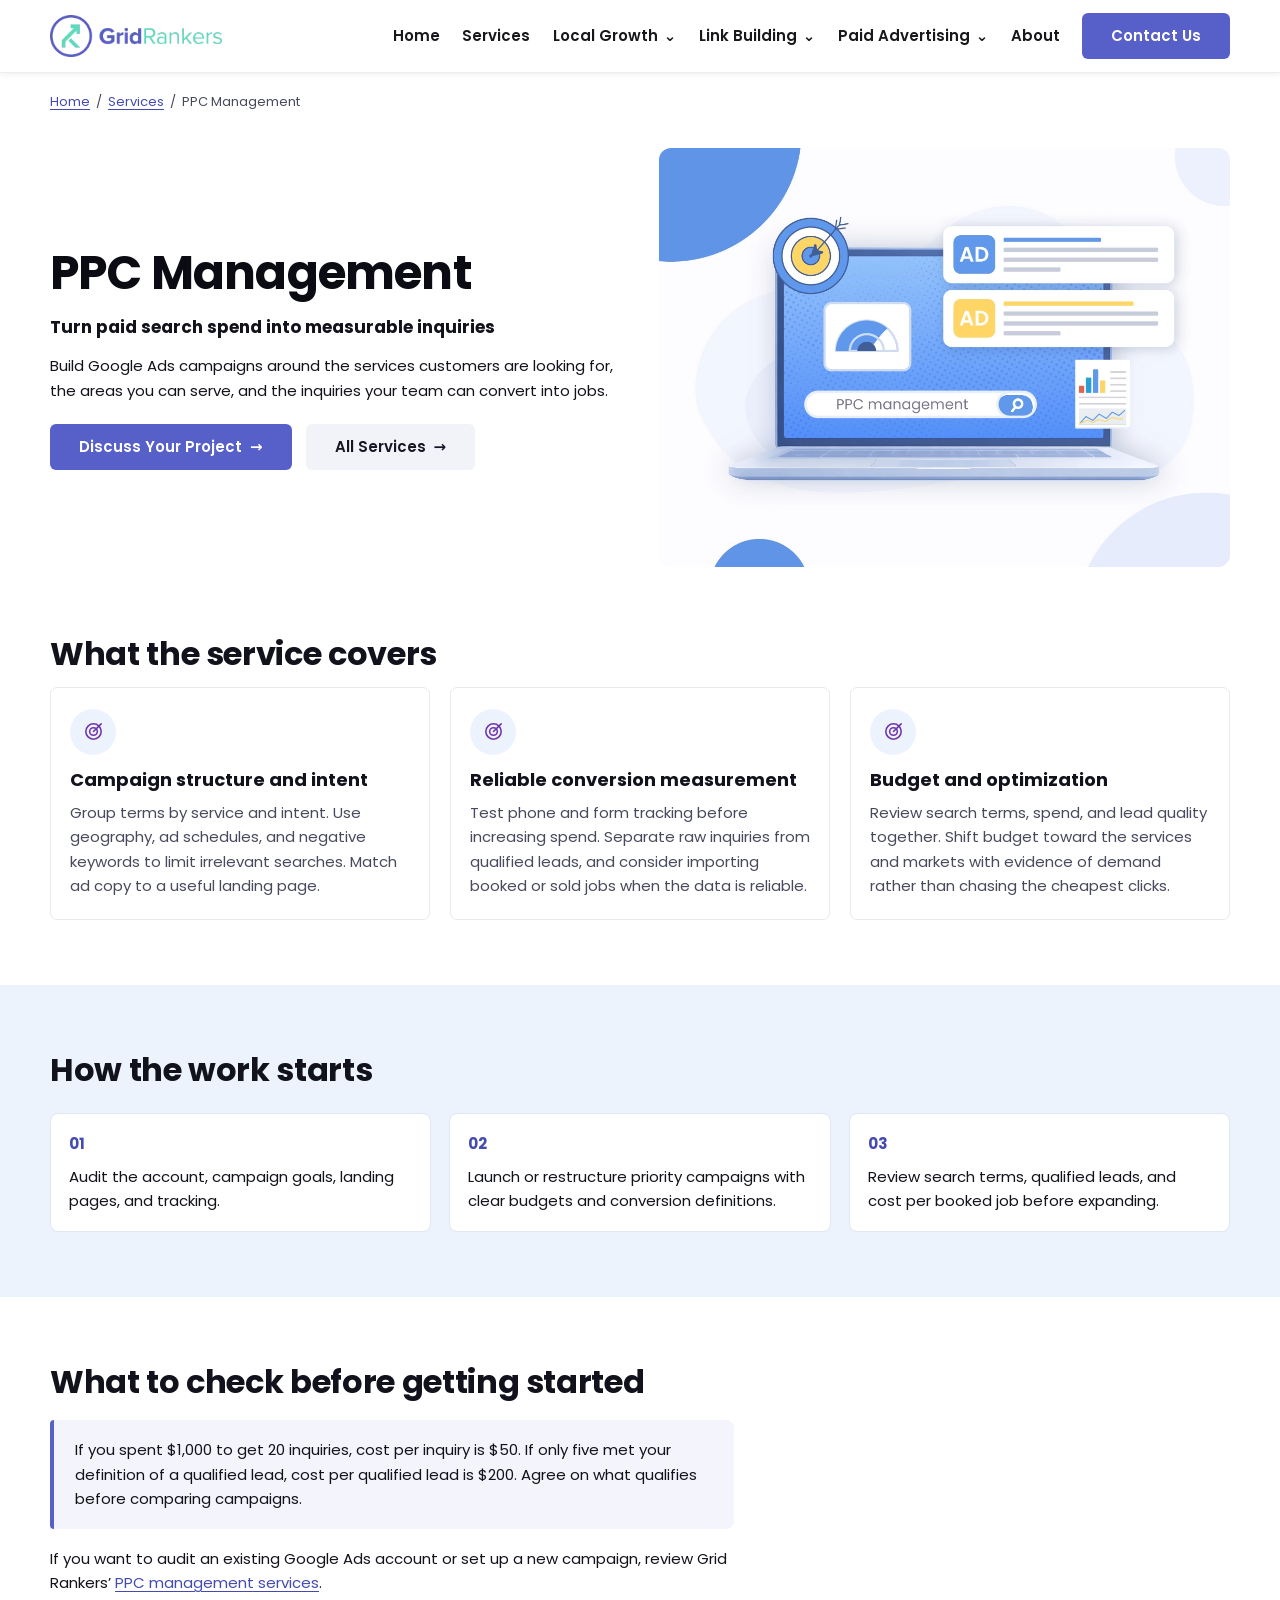
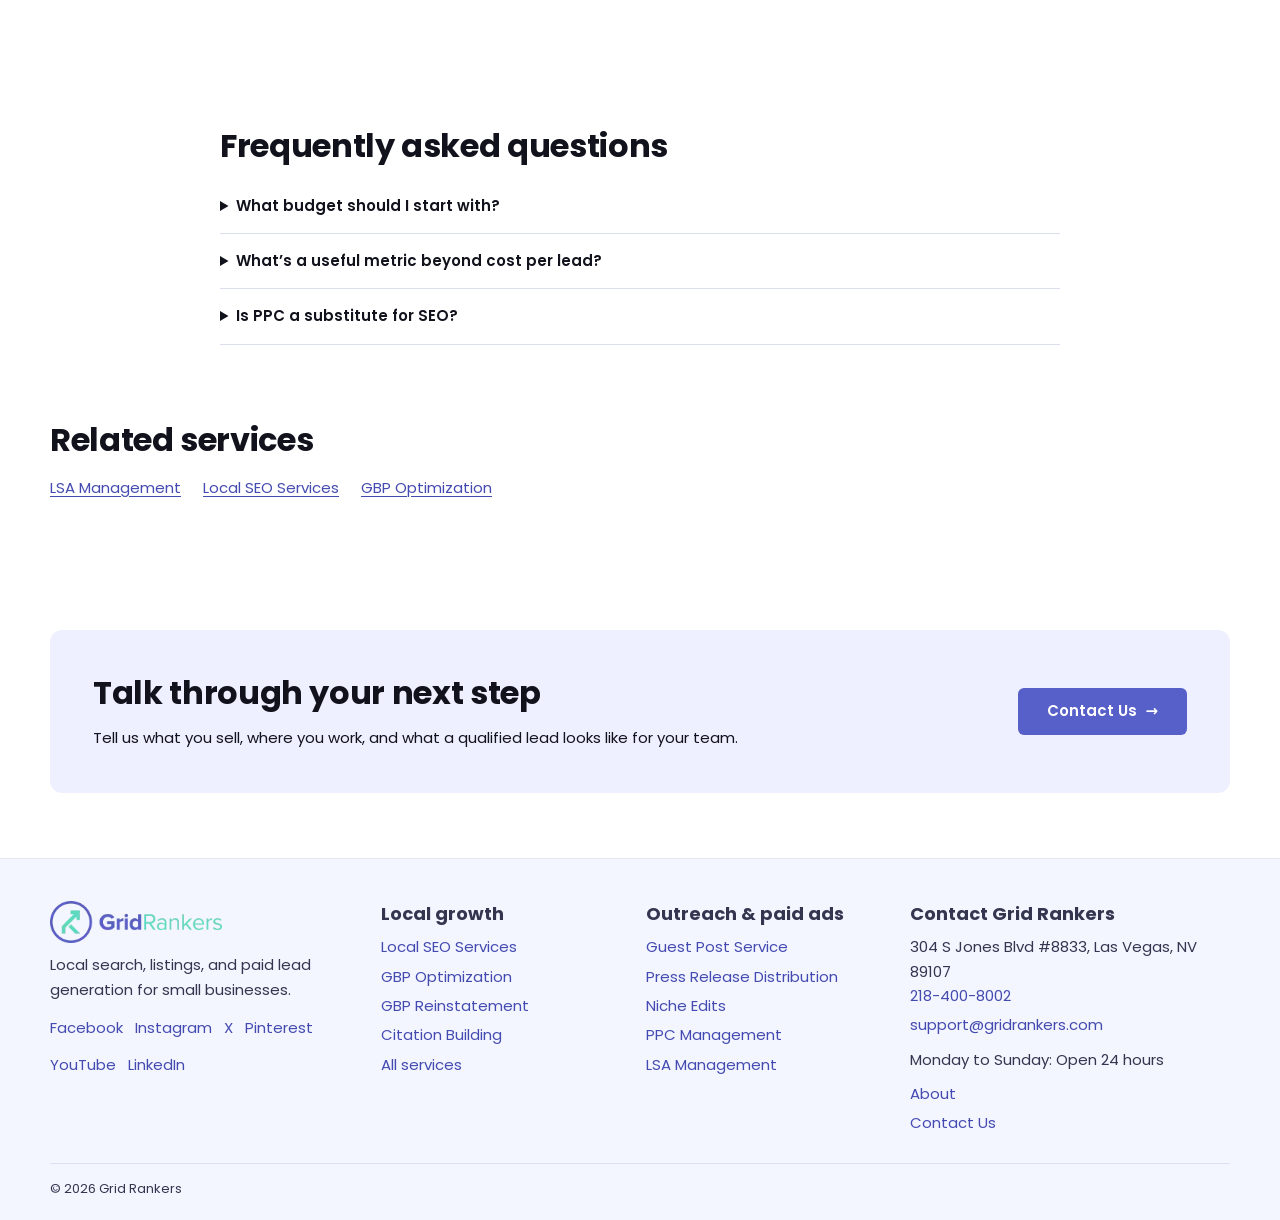
<file: ppc-management-services.html>
<!doctype html><html lang="en"><head><meta charset="utf-8"><meta name="viewport" content="width=device-width,initial-scale=1"><title>PPC Management | Grid Rankers</title><meta name="description" content="Google Ads PPC management for local businesses, covering targeting, negative keywords, conversion tracking, and budget reporting."><meta property="og:title" content="PPC Management | Grid Rankers"><meta property="og:description" content="Google Ads PPC management for local businesses, covering targeting, negative keywords, conversion tracking, and budget reporting."><meta property="og:type" content="website"><link rel="icon" href="assets/cropped-gridrankers-logo.webp" type="image/webp"><link rel="stylesheet" href="assets/style.css"><script type="application/ld+json">{"@context": "https://schema.org", "@type": "Service", "name": "PPC Management", "description": "Google Ads PPC management for local businesses, covering targeting, negative keywords, conversion tracking, and budget reporting.", "provider": {"@type": "Organization", "name": "Grid Rankers", "telephone": "+1-218-400-8002", "email": "support@gridrankers.com", "sameAs": ["https://www.facebook.com/GridRankers/", "https://www.instagram.com/gridrankers/", "https://x.com/GridRankers", "https://www.pinterest.com/gridrankers/", "https://www.youtube.com/@GridRankers", "https://www.linkedin.com/company/gridrankers"], "address": {"@type": "PostalAddress", "streetAddress": "304 S Jones Blvd #8833", "addressLocality": "Las Vegas", "addressRegion": "NV", "postalCode": "89107", "addressCountry": "US"}}}</script></head><body><a class="skip" href="#main">Skip to content</a><header class="header"><div class="wrap bar"><a class="logo" href="index.html" aria-label="Grid Rankers home"><img src="assets/cropped-gridrankers-logo.webp" width="240" height="59" alt="Grid Rankers"></a><nav class="desktop menu" aria-label="Main"><a href="index.html">Home</a><a href="services.html">Services</a><details><summary>Local Growth</summary><div class="submenu"><a href="local-seo-services.html">Local SEO Services</a><a href="google-business-profile-optimization.html">GBP Optimization</a><a href="google-business-profile-reinstatement.html">GBP Reinstatement</a><a href="local-citation-building.html">Citation Building</a></div></details><details><summary>Link Building</summary><div class="submenu"><a href="guest-post-service.html">Guest Post Service</a><a href="press-release-distribution.html">Press Release Distribution</a><a href="niche-edits.html">Niche Edits</a></div></details><details><summary>Paid Advertising</summary><div class="submenu"><a href="ppc-management-services.html" aria-current="page">PPC Management</a><a href="google-local-service-ads-management.html">LSA Management</a></div></details><a href="about.html">About</a><a class="btn" href="contact-us.html">Contact Us</a></nav><details class="mobile"><summary>☰ Menu</summary><nav class="submenu" aria-label="Mobile"><a href="index.html">Home</a><a href="services.html">All Services</a><a href="local-seo-services.html">Local SEO Services</a><a href="google-business-profile-optimization.html">GBP Optimization</a><a href="google-business-profile-reinstatement.html">GBP Reinstatement</a><a href="local-citation-building.html">Citation Building</a><a href="guest-post-service.html">Guest Post Service</a><a href="press-release-distribution.html">Press Release Distribution</a><a href="niche-edits.html">Niche Edits</a><a href="ppc-management-services.html" aria-current="page">PPC Management</a><a href="google-local-service-ads-management.html">LSA Management</a><a href="about.html">About</a><a href="contact-us.html">Contact Us</a></nav></details></div></header><main id="main" tabindex="-1"><nav class="wrap breadcrumbs" aria-label="Breadcrumb"><a href="index.html">Home</a><span aria-hidden="true">/</span><a href="services.html">Services</a><span aria-hidden="true">/</span><span aria-current="page">PPC Management</span></nav><section class="inner"><div class="wrap split"><div><h1>PPC Management</h1><p class="lead"><strong>Turn paid search spend into measurable inquiries</strong></p><p>Build Google Ads campaigns around the services customers are looking for, the areas you can serve, and the inquiries your team can convert into jobs.</p><div class="actions"><a class="btn" href="contact-us.html">Discuss Your Project <span aria-hidden="true">→</span></a><a class="btn alt" href="services.html">All Services <span aria-hidden="true">→</span></a></div></div><img class="hero-art" width="1100" height="807" src="assets/Google-Ads-Services.webp" alt="PPC Management illustration" fetchpriority="high"></div></section><section class="wrap section first"><h2>What the service covers</h2><div class="cards"><article class="card"><span class="icon" style="--bg:#edf3fd" aria-hidden="true"><svg viewBox="0 0 24 24" fill="none" stroke="currentColor" stroke-width="1.65" stroke-linecap="round" stroke-linejoin="round"><circle cx="12" cy="12" r="8"/><circle cx="12" cy="12" r="4"/><path d="m12 12 8-8"/></svg></span><h3>Campaign structure and intent</h3><p>Group terms by service and intent. Use geography, ad schedules, and negative keywords to limit irrelevant searches. Match ad copy to a useful landing page.</p></article><article class="card"><span class="icon" style="--bg:#edf3fd" aria-hidden="true"><svg viewBox="0 0 24 24" fill="none" stroke="currentColor" stroke-width="1.65" stroke-linecap="round" stroke-linejoin="round"><circle cx="12" cy="12" r="8"/><circle cx="12" cy="12" r="4"/><path d="m12 12 8-8"/></svg></span><h3>Reliable conversion measurement</h3><p>Test phone and form tracking before increasing spend. Separate raw inquiries from qualified leads, and consider importing booked or sold jobs when the data is reliable.</p></article><article class="card"><span class="icon" style="--bg:#edf3fd" aria-hidden="true"><svg viewBox="0 0 24 24" fill="none" stroke="currentColor" stroke-width="1.65" stroke-linecap="round" stroke-linejoin="round"><circle cx="12" cy="12" r="8"/><circle cx="12" cy="12" r="4"/><path d="m12 12 8-8"/></svg></span><h3>Budget and optimization</h3><p>Review search terms, spend, and lead quality together. Shift budget toward the services and markets with evidence of demand rather than chasing the cheapest clicks.</p></article></div></section><section class="section alt-section"><div class="wrap"><h2>How the work starts</h2><ol class="steps"><li>Audit the account, campaign goals, landing pages, and tracking.</li><li>Launch or restructure priority campaigns with clear budgets and conversion definitions.</li><li>Review search terms, qualified leads, and cost per booked job before expanding.</li></ol></div></section><section class="section wrap"><div class="compact"><h2>What to check before getting started</h2><div class="expect"><p>If you spent $1,000 to get 20 inquiries, cost per inquiry is $50. If only five met your definition of a qualified lead, cost per qualified lead is $200. Agree on what qualifies before comparing campaigns.</p></div><p style="margin-top:18px">If you want to audit an existing Google Ads account or set up a new campaign, review Grid Rankers’ <a href="https://gridrankers.com/ppc-management-services/">PPC management services</a>.</p></div></section><section class="wrap section faq" id="faq"><h2>Frequently asked questions</h2><details><summary>What budget should I start with?</summary><p>Estimate from the services you want to advertise, local click costs, conversion rates, and the number of leads needed to learn. Set ad spend apart from agency fees.</p></details><details><summary>What’s a useful metric beyond cost per lead?</summary><p>Cost per qualified lead and cost per booked job show whether inexpensive inquiries are actually valuable.</p></details><details><summary>Is PPC a substitute for SEO?</summary><p>No. Paid search buys ad exposure while campaigns run. SEO improves the site and listings for unpaid discovery. Both can support the same business goals.</p></details></section><section class="wrap section first"><h2>Related services</h2><div class="related"><a href="google-local-service-ads-management.html">LSA Management</a><a href="local-seo-services.html">Local SEO Services</a><a href="google-business-profile-optimization.html">GBP Optimization</a></div></section><section class="wrap section"><div class="cta"><div><h2>Talk through your next step</h2><p>Tell us what you sell, where you work, and what a qualified lead looks like for your team.</p></div><a class="btn" href="contact-us.html">Contact Us <span aria-hidden="true">→</span></a></div></section></main><footer class="footer"><div class="wrap"><div class="footgrid"><div><a class="logo" href="index.html" aria-label="Grid Rankers home"><img src="assets/cropped-gridrankers-logo.webp" width="240" height="59" alt="Grid Rankers"></a><p>Local search, listings, and paid lead generation for small businesses.</p><div class="socials"><a href="https://www.facebook.com/GridRankers/" rel="me">Facebook</a><a href="https://www.instagram.com/gridrankers/" rel="me">Instagram</a><a href="https://x.com/GridRankers" rel="me">X</a><a href="https://www.pinterest.com/gridrankers/" rel="me">Pinterest</a><a href="https://www.youtube.com/@GridRankers" rel="me">YouTube</a><a href="https://www.linkedin.com/company/gridrankers" rel="me">LinkedIn</a></div></div><div><h3>Local growth</h3><a href="local-seo-services.html">Local SEO Services</a><a href="google-business-profile-optimization.html">GBP Optimization</a><a href="google-business-profile-reinstatement.html">GBP Reinstatement</a><a href="local-citation-building.html">Citation Building</a><a href="services.html">All services</a></div><div><h3>Outreach &amp; paid ads</h3><a href="guest-post-service.html">Guest Post Service</a><a href="press-release-distribution.html">Press Release Distribution</a><a href="niche-edits.html">Niche Edits</a><a href="ppc-management-services.html">PPC Management</a><a href="google-local-service-ads-management.html">LSA Management</a></div><div><h3>Contact Grid Rankers</h3><address>304 S Jones Blvd #8833, Las Vegas, NV 89107<br><a href="tel:+12184008002">218-400-8002</a><a href="mailto:support@gridrankers.com">support@gridrankers.com</a></address><p>Monday to Sunday: Open 24 hours</p><a href="about.html">About</a><a href="contact-us.html">Contact Us</a></div></div><div class="copy">© 2026 Grid Rankers</div></div></footer><script src="assets/site.js" defer></script></body></html>
</file>
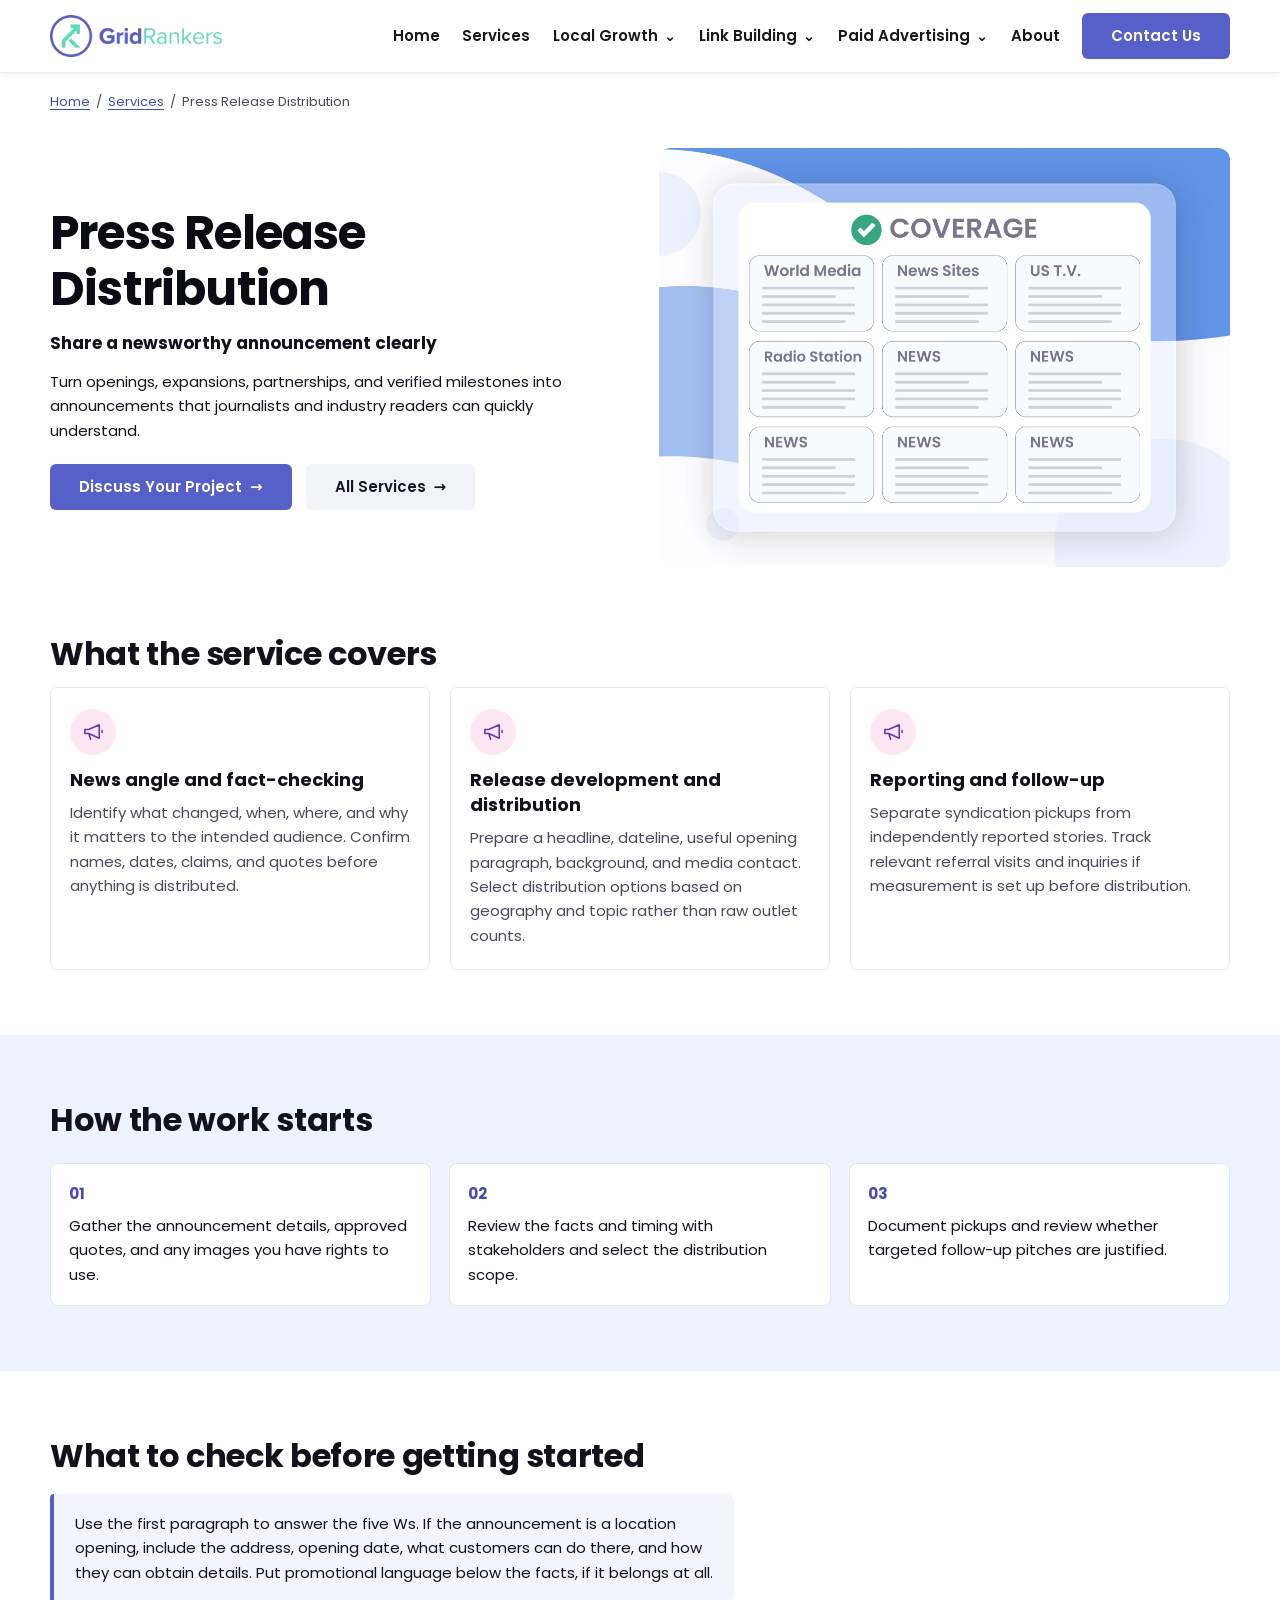
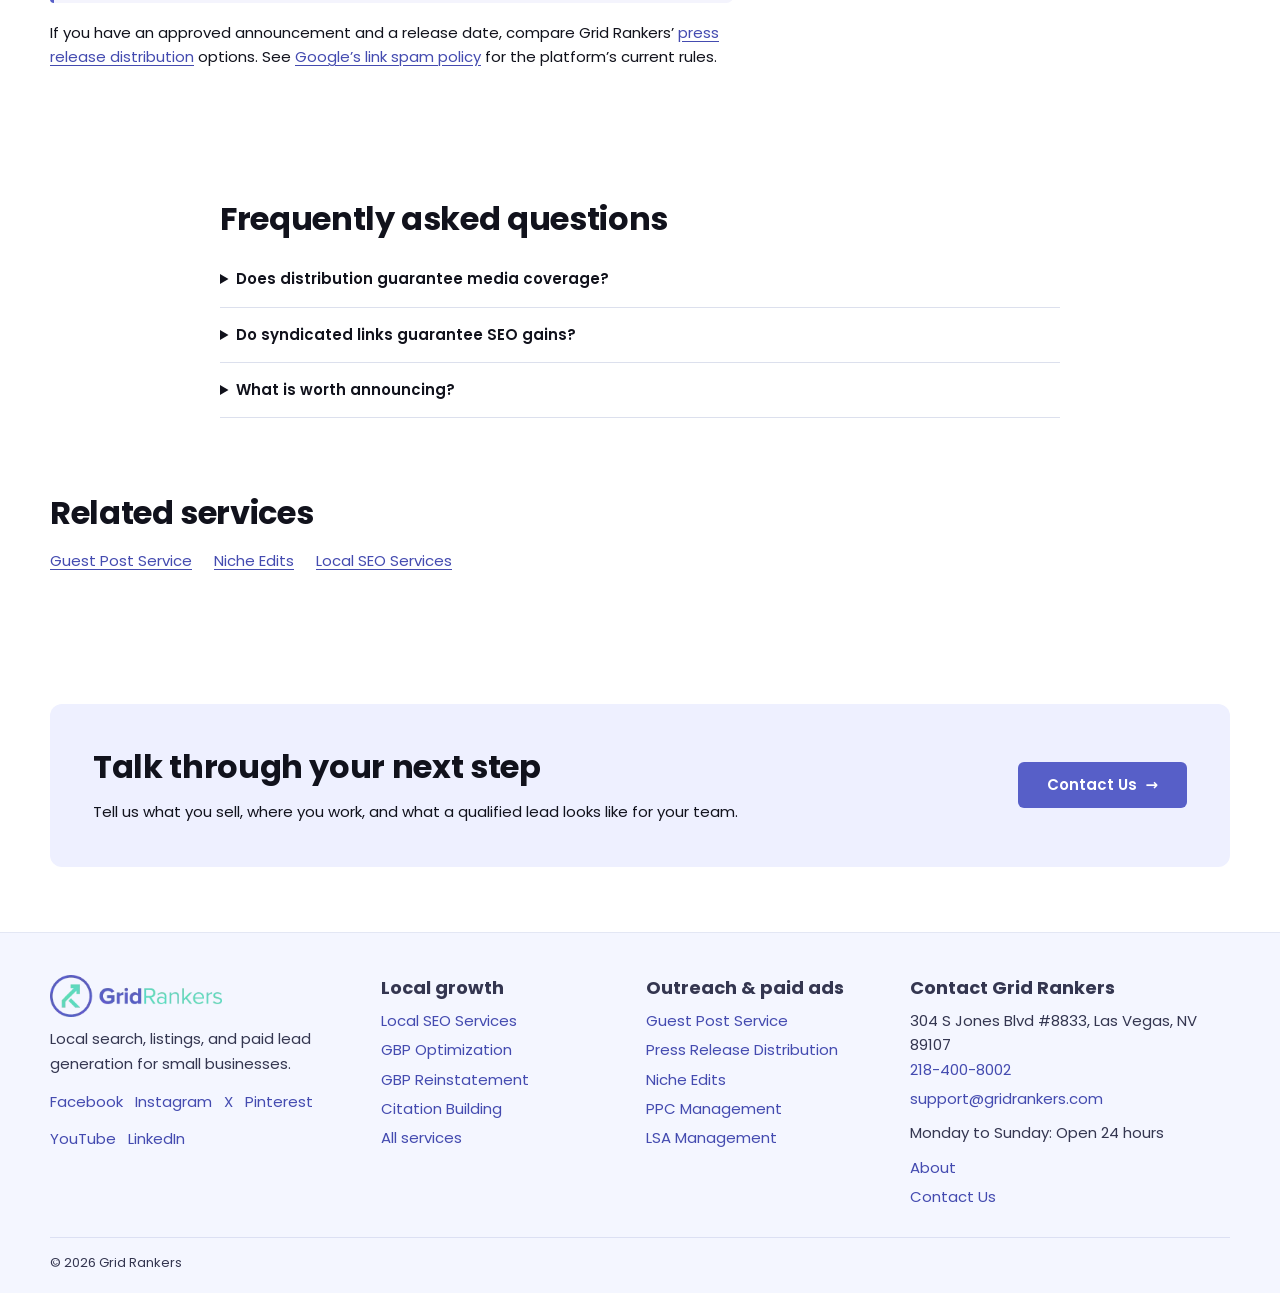
<file: press-release-distribution.html>
<!doctype html><html lang="en"><head><meta charset="utf-8"><meta name="viewport" content="width=device-width,initial-scale=1"><title>Press Release Distribution | Grid Rankers</title><meta name="description" content="Prepare and distribute business press releases with a news angle, media assets, factual review, and clear reporting."><meta property="og:title" content="Press Release Distribution | Grid Rankers"><meta property="og:description" content="Prepare and distribute business press releases with a news angle, media assets, factual review, and clear reporting."><meta property="og:type" content="website"><link rel="icon" href="assets/cropped-gridrankers-logo.webp" type="image/webp"><link rel="stylesheet" href="assets/style.css"><script type="application/ld+json">{"@context": "https://schema.org", "@type": "Service", "name": "Press Release Distribution", "description": "Prepare and distribute business press releases with a news angle, media assets, factual review, and clear reporting.", "provider": {"@type": "Organization", "name": "Grid Rankers", "telephone": "+1-218-400-8002", "email": "support@gridrankers.com", "sameAs": ["https://www.facebook.com/GridRankers/", "https://www.instagram.com/gridrankers/", "https://x.com/GridRankers", "https://www.pinterest.com/gridrankers/", "https://www.youtube.com/@GridRankers", "https://www.linkedin.com/company/gridrankers"], "address": {"@type": "PostalAddress", "streetAddress": "304 S Jones Blvd #8833", "addressLocality": "Las Vegas", "addressRegion": "NV", "postalCode": "89107", "addressCountry": "US"}}}</script></head><body><a class="skip" href="#main">Skip to content</a><header class="header"><div class="wrap bar"><a class="logo" href="index.html" aria-label="Grid Rankers home"><img src="assets/cropped-gridrankers-logo.webp" width="240" height="59" alt="Grid Rankers"></a><nav class="desktop menu" aria-label="Main"><a href="index.html">Home</a><a href="services.html">Services</a><details><summary>Local Growth</summary><div class="submenu"><a href="local-seo-services.html">Local SEO Services</a><a href="google-business-profile-optimization.html">GBP Optimization</a><a href="google-business-profile-reinstatement.html">GBP Reinstatement</a><a href="local-citation-building.html">Citation Building</a></div></details><details><summary>Link Building</summary><div class="submenu"><a href="guest-post-service.html">Guest Post Service</a><a href="press-release-distribution.html" aria-current="page">Press Release Distribution</a><a href="niche-edits.html">Niche Edits</a></div></details><details><summary>Paid Advertising</summary><div class="submenu"><a href="ppc-management-services.html">PPC Management</a><a href="google-local-service-ads-management.html">LSA Management</a></div></details><a href="about.html">About</a><a class="btn" href="contact-us.html">Contact Us</a></nav><details class="mobile"><summary>☰ Menu</summary><nav class="submenu" aria-label="Mobile"><a href="index.html">Home</a><a href="services.html">All Services</a><a href="local-seo-services.html">Local SEO Services</a><a href="google-business-profile-optimization.html">GBP Optimization</a><a href="google-business-profile-reinstatement.html">GBP Reinstatement</a><a href="local-citation-building.html">Citation Building</a><a href="guest-post-service.html">Guest Post Service</a><a href="press-release-distribution.html" aria-current="page">Press Release Distribution</a><a href="niche-edits.html">Niche Edits</a><a href="ppc-management-services.html">PPC Management</a><a href="google-local-service-ads-management.html">LSA Management</a><a href="about.html">About</a><a href="contact-us.html">Contact Us</a></nav></details></div></header><main id="main" tabindex="-1"><nav class="wrap breadcrumbs" aria-label="Breadcrumb"><a href="index.html">Home</a><span aria-hidden="true">/</span><a href="services.html">Services</a><span aria-hidden="true">/</span><span aria-current="page">Press Release Distribution</span></nav><section class="inner"><div class="wrap split"><div><h1>Press Release Distribution</h1><p class="lead"><strong>Share a newsworthy announcement clearly</strong></p><p>Turn openings, expansions, partnerships, and verified milestones into announcements that journalists and industry readers can quickly understand.</p><div class="actions"><a class="btn" href="contact-us.html">Discuss Your Project <span aria-hidden="true">→</span></a><a class="btn alt" href="services.html">All Services <span aria-hidden="true">→</span></a></div></div><img class="hero-art" width="1100" height="807" src="assets/Press-Release-Distribution-Services.webp" alt="Press Release Distribution illustration" fetchpriority="high"></div></section><section class="wrap section first"><h2>What the service covers</h2><div class="cards"><article class="card"><span class="icon" style="--bg:#fce7f3" aria-hidden="true"><svg viewBox="0 0 24 24" fill="none" stroke="currentColor" stroke-width="1.65" stroke-linecap="round" stroke-linejoin="round"><path d="M3 10v4h4l11 5V5L7 10Zm4 4 2 6m12-9v2"/></svg></span><h3>News angle and fact-checking</h3><p>Identify what changed, when, where, and why it matters to the intended audience. Confirm names, dates, claims, and quotes before anything is distributed.</p></article><article class="card"><span class="icon" style="--bg:#fce7f3" aria-hidden="true"><svg viewBox="0 0 24 24" fill="none" stroke="currentColor" stroke-width="1.65" stroke-linecap="round" stroke-linejoin="round"><path d="M3 10v4h4l11 5V5L7 10Zm4 4 2 6m12-9v2"/></svg></span><h3>Release development and distribution</h3><p>Prepare a headline, dateline, useful opening paragraph, background, and media contact. Select distribution options based on geography and topic rather than raw outlet counts.</p></article><article class="card"><span class="icon" style="--bg:#fce7f3" aria-hidden="true"><svg viewBox="0 0 24 24" fill="none" stroke="currentColor" stroke-width="1.65" stroke-linecap="round" stroke-linejoin="round"><path d="M3 10v4h4l11 5V5L7 10Zm4 4 2 6m12-9v2"/></svg></span><h3>Reporting and follow-up</h3><p>Separate syndication pickups from independently reported stories. Track relevant referral visits and inquiries if measurement is set up before distribution.</p></article></div></section><section class="section alt-section"><div class="wrap"><h2>How the work starts</h2><ol class="steps"><li>Gather the announcement details, approved quotes, and any images you have rights to use.</li><li>Review the facts and timing with stakeholders and select the distribution scope.</li><li>Document pickups and review whether targeted follow-up pitches are justified.</li></ol></div></section><section class="section wrap"><div class="compact"><h2>What to check before getting started</h2><div class="expect"><p>Use the first paragraph to answer the five Ws. If the announcement is a location opening, include the address, opening date, what customers can do there, and how they can obtain details. Put promotional language below the facts, if it belongs at all.</p></div><p style="margin-top:18px">If you have an approved announcement and a release date, compare Grid Rankers’ <a href="https://gridrankers.com/press-release-distribution/">press release distribution</a> options. See <a href="https://developers.google.com/search/docs/essentials/spam-policies#link-spam">Google’s link spam policy</a> for the platform’s current rules.</p></div></section><section class="wrap section faq" id="faq"><h2>Frequently asked questions</h2><details><summary>Does distribution guarantee media coverage?</summary><p>No. Syndication can reproduce the release, but editors independently decide whether to report a story.</p></details><details><summary>Do syndicated links guarantee SEO gains?</summary><p>No. Treat the release as communication, not as a source of ranking credit. Paid links should be qualified appropriately.</p></details><details><summary>What is worth announcing?</summary><p>A new location with a firm opening date, a partnership that changes customer access, or data with a clear methodology gives readers a concrete reason to care.</p></details></section><section class="wrap section first"><h2>Related services</h2><div class="related"><a href="guest-post-service.html">Guest Post Service</a><a href="niche-edits.html">Niche Edits</a><a href="local-seo-services.html">Local SEO Services</a></div></section><section class="wrap section"><div class="cta"><div><h2>Talk through your next step</h2><p>Tell us what you sell, where you work, and what a qualified lead looks like for your team.</p></div><a class="btn" href="contact-us.html">Contact Us <span aria-hidden="true">→</span></a></div></section></main><footer class="footer"><div class="wrap"><div class="footgrid"><div><a class="logo" href="index.html" aria-label="Grid Rankers home"><img src="assets/cropped-gridrankers-logo.webp" width="240" height="59" alt="Grid Rankers"></a><p>Local search, listings, and paid lead generation for small businesses.</p><div class="socials"><a href="https://www.facebook.com/GridRankers/" rel="me">Facebook</a><a href="https://www.instagram.com/gridrankers/" rel="me">Instagram</a><a href="https://x.com/GridRankers" rel="me">X</a><a href="https://www.pinterest.com/gridrankers/" rel="me">Pinterest</a><a href="https://www.youtube.com/@GridRankers" rel="me">YouTube</a><a href="https://www.linkedin.com/company/gridrankers" rel="me">LinkedIn</a></div></div><div><h3>Local growth</h3><a href="local-seo-services.html">Local SEO Services</a><a href="google-business-profile-optimization.html">GBP Optimization</a><a href="google-business-profile-reinstatement.html">GBP Reinstatement</a><a href="local-citation-building.html">Citation Building</a><a href="services.html">All services</a></div><div><h3>Outreach &amp; paid ads</h3><a href="guest-post-service.html">Guest Post Service</a><a href="press-release-distribution.html">Press Release Distribution</a><a href="niche-edits.html">Niche Edits</a><a href="ppc-management-services.html">PPC Management</a><a href="google-local-service-ads-management.html">LSA Management</a></div><div><h3>Contact Grid Rankers</h3><address>304 S Jones Blvd #8833, Las Vegas, NV 89107<br><a href="tel:+12184008002">218-400-8002</a><a href="mailto:support@gridrankers.com">support@gridrankers.com</a></address><p>Monday to Sunday: Open 24 hours</p><a href="about.html">About</a><a href="contact-us.html">Contact Us</a></div></div><div class="copy">© 2026 Grid Rankers</div></div></footer><script src="assets/site.js" defer></script></body></html>
</file>
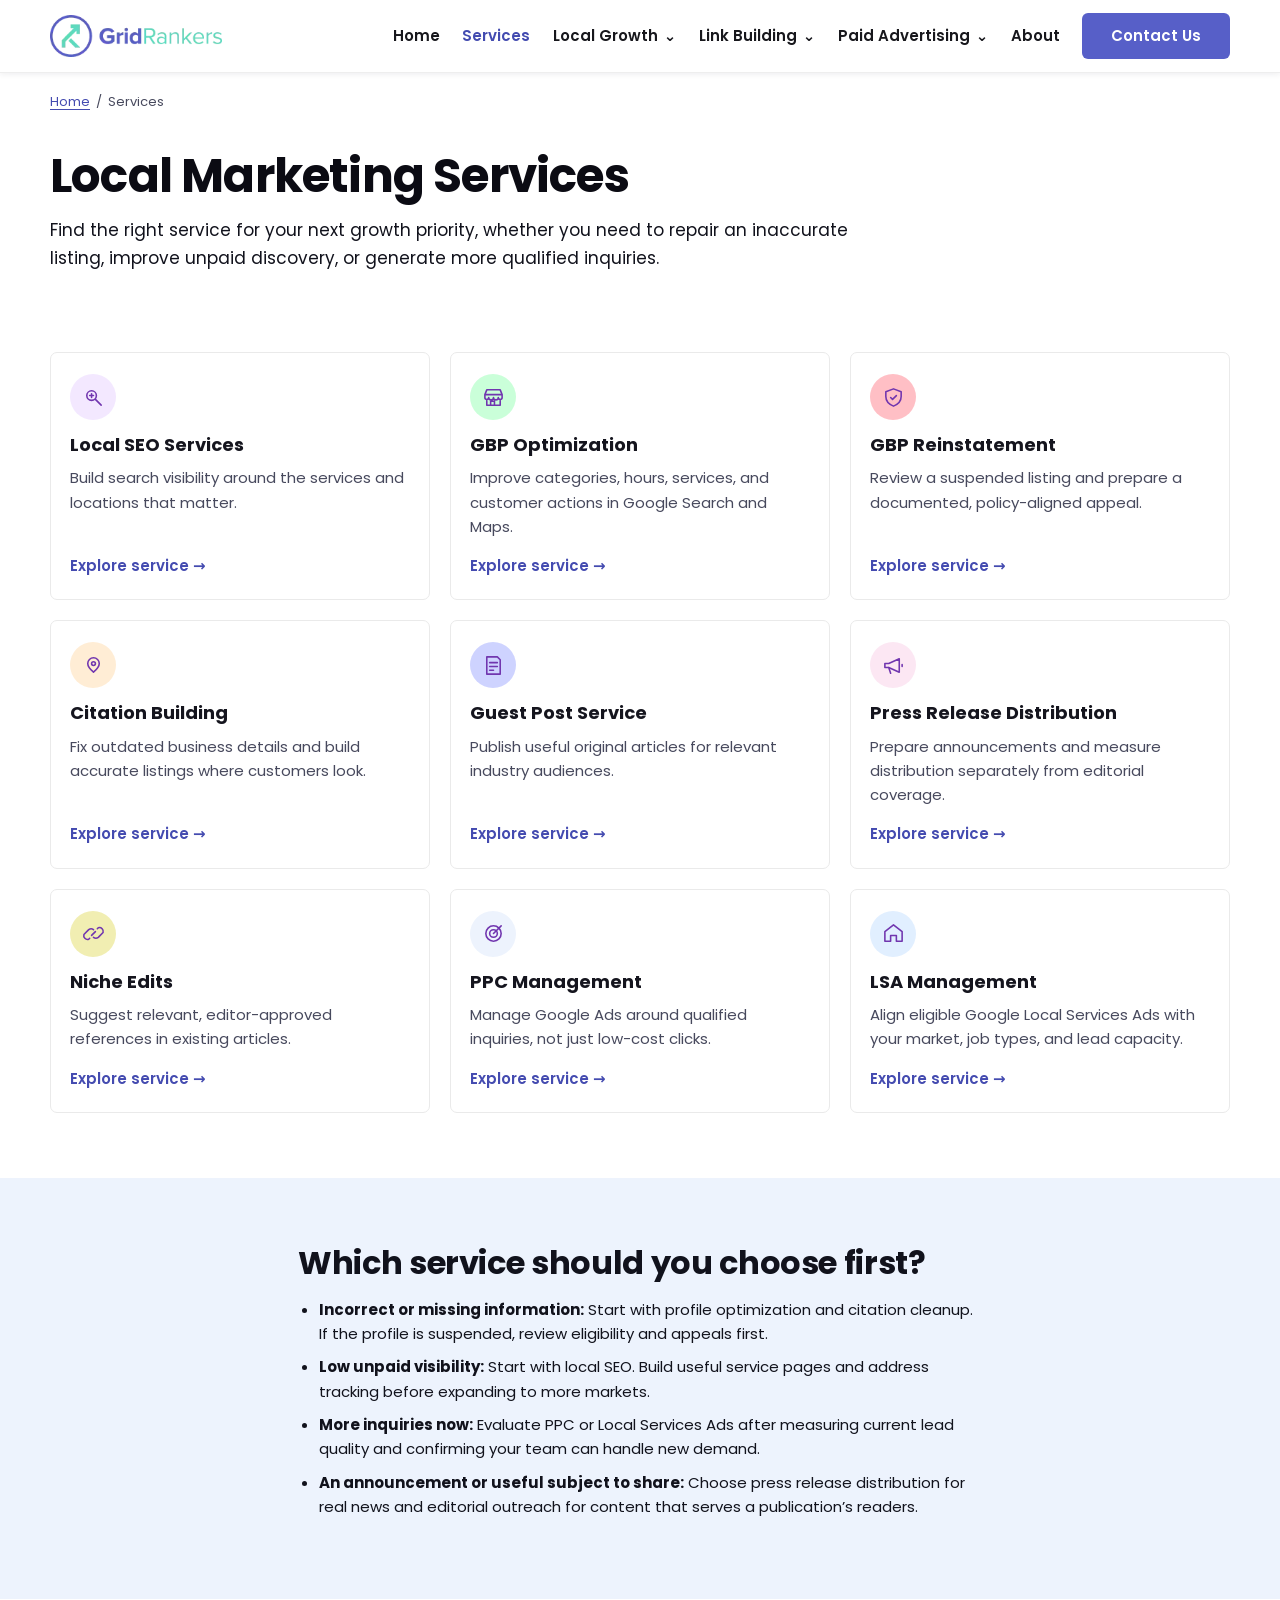
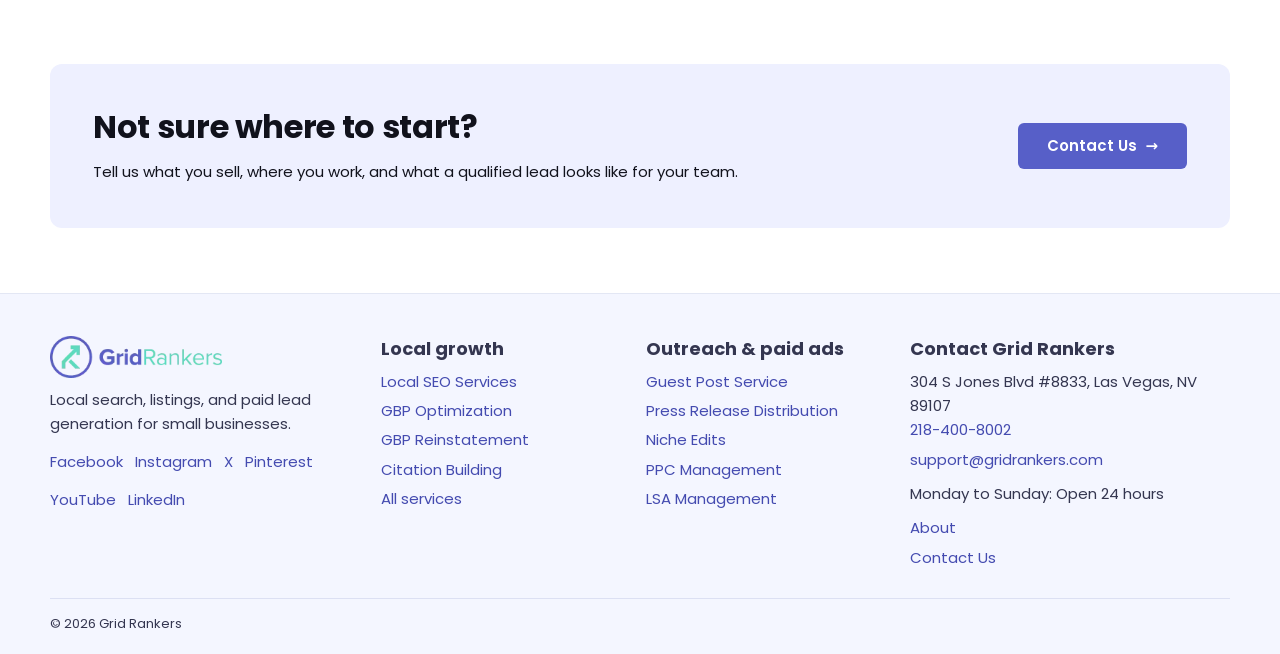
<file: services.html>
<!doctype html><html lang="en"><head><meta charset="utf-8"><meta name="viewport" content="width=device-width,initial-scale=1"><title>Local Marketing Services | Grid Rankers</title><meta name="description" content="Compare nine Grid Rankers services: local SEO, profile optimization and reinstatement, citations, editorial outreach, press releases, PPC, and LSAs."><meta property="og:title" content="Local Marketing Services | Grid Rankers"><meta property="og:description" content="Compare nine Grid Rankers services: local SEO, profile optimization and reinstatement, citations, editorial outreach, press releases, PPC, and LSAs."><meta property="og:type" content="website"><link rel="icon" href="assets/cropped-gridrankers-logo.webp" type="image/webp"><link rel="stylesheet" href="assets/style.css"></head><body><a class="skip" href="#main">Skip to content</a><header class="header"><div class="wrap bar"><a class="logo" href="index.html" aria-label="Grid Rankers home"><img src="assets/cropped-gridrankers-logo.webp" width="240" height="59" alt="Grid Rankers"></a><nav class="desktop menu" aria-label="Main"><a href="index.html">Home</a><a href="services.html" aria-current="page">Services</a><details><summary>Local Growth</summary><div class="submenu"><a href="local-seo-services.html">Local SEO Services</a><a href="google-business-profile-optimization.html">GBP Optimization</a><a href="google-business-profile-reinstatement.html">GBP Reinstatement</a><a href="local-citation-building.html">Citation Building</a></div></details><details><summary>Link Building</summary><div class="submenu"><a href="guest-post-service.html">Guest Post Service</a><a href="press-release-distribution.html">Press Release Distribution</a><a href="niche-edits.html">Niche Edits</a></div></details><details><summary>Paid Advertising</summary><div class="submenu"><a href="ppc-management-services.html">PPC Management</a><a href="google-local-service-ads-management.html">LSA Management</a></div></details><a href="about.html">About</a><a class="btn" href="contact-us.html">Contact Us</a></nav><details class="mobile"><summary>☰ Menu</summary><nav class="submenu" aria-label="Mobile"><a href="index.html">Home</a><a href="services.html" aria-current="page">All Services</a><a href="local-seo-services.html">Local SEO Services</a><a href="google-business-profile-optimization.html">GBP Optimization</a><a href="google-business-profile-reinstatement.html">GBP Reinstatement</a><a href="local-citation-building.html">Citation Building</a><a href="guest-post-service.html">Guest Post Service</a><a href="press-release-distribution.html">Press Release Distribution</a><a href="niche-edits.html">Niche Edits</a><a href="ppc-management-services.html">PPC Management</a><a href="google-local-service-ads-management.html">LSA Management</a><a href="about.html">About</a><a href="contact-us.html">Contact Us</a></nav></details></div></header><main id="main" tabindex="-1"><nav class="wrap breadcrumbs" aria-label="Breadcrumb"><a href="index.html">Home</a><span aria-hidden="true">/</span><span aria-current="page">Services</span></nav><section class="inner"><div class="wrap"><h1>Local Marketing Services</h1><p class="lead compact">Find the right service for your next growth priority, whether you need to repair an inaccurate listing, improve unpaid discovery, or generate more qualified inquiries.</p></div></section><section class="wrap section first"><div class="cards"><article class="card"><span class="icon" style="--bg:#f3e8ff" aria-hidden="true"><svg viewBox="0 0 24 24" fill="none" stroke="currentColor" stroke-width="1.65" stroke-linecap="round" stroke-linejoin="round"><circle cx="10" cy="10" r="5"/><path d="m14 14 6 6M8 10h4m-2-2v4"/></svg></span><h3><a href="local-seo-services.html">Local SEO Services</a></h3><p>Build search visibility around the services and locations that matter.</p><a class="more" href="local-seo-services.html" aria-label="Explore Local SEO Services">Explore service <span aria-hidden="true">→</span></a></article><article class="card"><span class="icon" style="--bg:#caffd9" aria-hidden="true"><svg viewBox="0 0 24 24" fill="none" stroke="currentColor" stroke-width="1.65" stroke-linecap="round" stroke-linejoin="round"><path d="M3 9h18l-2-5H5L3 9v3a2 2 0 0 0 4 0 2 2 0 0 0 5 0 2 2 0 0 0 5 0 2 2 0 0 0 4 0V9M5 15v5h14v-5M9 20v-4h4v4"/></svg></span><h3><a href="google-business-profile-optimization.html">GBP Optimization</a></h3><p>Improve categories, hours, services, and customer actions in Google Search and Maps.</p><a class="more" href="google-business-profile-optimization.html" aria-label="Explore GBP Optimization">Explore service <span aria-hidden="true">→</span></a></article><article class="card"><span class="icon" style="--bg:#ffbfc5" aria-hidden="true"><svg viewBox="0 0 24 24" fill="none" stroke="currentColor" stroke-width="1.65" stroke-linecap="round" stroke-linejoin="round"><path d="m12 3 8 3v5c0 5-3 8-8 10-5-2-8-5-8-10V6l8-3Zm-3 9 2 2 4-4"/></svg></span><h3><a href="google-business-profile-reinstatement.html">GBP Reinstatement</a></h3><p>Review a suspended listing and prepare a documented, policy-aligned appeal.</p><a class="more" href="google-business-profile-reinstatement.html" aria-label="Explore GBP Reinstatement">Explore service <span aria-hidden="true">→</span></a></article><article class="card"><span class="icon" style="--bg:#ffedd5" aria-hidden="true"><svg viewBox="0 0 24 24" fill="none" stroke="currentColor" stroke-width="1.65" stroke-linecap="round" stroke-linejoin="round"><path d="M18 10c0 4-6 9-6 9s-6-5-6-9a6 6 0 0 1 12 0Z"/><circle cx="12" cy="10" r="2"/></svg></span><h3><a href="local-citation-building.html">Citation Building</a></h3><p>Fix outdated business details and build accurate listings where customers look.</p><a class="more" href="local-citation-building.html" aria-label="Explore Citation Building">Explore service <span aria-hidden="true">→</span></a></article><article class="card"><span class="icon" style="--bg:#ced3ff" aria-hidden="true"><svg viewBox="0 0 24 24" fill="none" stroke="currentColor" stroke-width="1.65" stroke-linecap="round" stroke-linejoin="round"><path d="M5 3h11l3 3v15H5zM8 9h8m-8 4h8m-8 4h4"/></svg></span><h3><a href="guest-post-service.html">Guest Post Service</a></h3><p>Publish useful original articles for relevant industry audiences.</p><a class="more" href="guest-post-service.html" aria-label="Explore Guest Post Service">Explore service <span aria-hidden="true">→</span></a></article><article class="card"><span class="icon" style="--bg:#fce7f3" aria-hidden="true"><svg viewBox="0 0 24 24" fill="none" stroke="currentColor" stroke-width="1.65" stroke-linecap="round" stroke-linejoin="round"><path d="M3 10v4h4l11 5V5L7 10Zm4 4 2 6m12-9v2"/></svg></span><h3><a href="press-release-distribution.html">Press Release Distribution</a></h3><p>Prepare announcements and measure distribution separately from editorial coverage.</p><a class="more" href="press-release-distribution.html" aria-label="Explore Press Release Distribution">Explore service <span aria-hidden="true">→</span></a></article><article class="card"><span class="icon" style="--bg:#f1eeb2" aria-hidden="true"><svg viewBox="0 0 24 24" fill="none" stroke="currentColor" stroke-width="1.65" stroke-linecap="round" stroke-linejoin="round"><path d="m10 14 4-4m-6 7-1 1a4 4 0 0 1-5-5l5-5a4 4 0 0 1 5 0m4-1 1-1a4 4 0 0 1 5 5l-5 5a4 4 0 0 1-5 0"/></svg></span><h3><a href="niche-edits.html">Niche Edits</a></h3><p>Suggest relevant, editor-approved references in existing articles.</p><a class="more" href="niche-edits.html" aria-label="Explore Niche Edits">Explore service <span aria-hidden="true">→</span></a></article><article class="card"><span class="icon" style="--bg:#edf3fd" aria-hidden="true"><svg viewBox="0 0 24 24" fill="none" stroke="currentColor" stroke-width="1.65" stroke-linecap="round" stroke-linejoin="round"><circle cx="12" cy="12" r="8"/><circle cx="12" cy="12" r="4"/><path d="m12 12 8-8"/></svg></span><h3><a href="ppc-management-services.html">PPC Management</a></h3><p>Manage Google Ads around qualified inquiries, not just low-cost clicks.</p><a class="more" href="ppc-management-services.html" aria-label="Explore PPC Management">Explore service <span aria-hidden="true">→</span></a></article><article class="card"><span class="icon" style="--bg:#e1efff" aria-hidden="true"><svg viewBox="0 0 24 24" fill="none" stroke="currentColor" stroke-width="1.65" stroke-linecap="round" stroke-linejoin="round"><path d="m3 10 9-7 9 7v10h-6v-6H9v6H3z"/></svg></span><h3><a href="google-local-service-ads-management.html">LSA Management</a></h3><p>Align eligible Google Local Services Ads with your market, job types, and lead capacity.</p><a class="more" href="google-local-service-ads-management.html" aria-label="Explore LSA Management">Explore service <span aria-hidden="true">→</span></a></article></div></section><section class="section alt-section"><div class="wrap compact"><h2>Which service should you choose first?</h2><ul class="plain-list"><li><strong>Incorrect or missing information:</strong> Start with profile optimization and citation cleanup. If the profile is suspended, review eligibility and appeals first.</li><li><strong>Low unpaid visibility:</strong> Start with local SEO. Build useful service pages and address tracking before expanding to more markets.</li><li><strong>More inquiries now:</strong> Evaluate PPC or Local Services Ads after measuring current lead quality and confirming your team can handle new demand.</li><li><strong>An announcement or useful subject to share:</strong> Choose press release distribution for real news and editorial outreach for content that serves a publication’s readers.</li></ul></div></section><section class="wrap section"><div class="cta"><div><h2>Not sure where to start?</h2><p>Tell us what you sell, where you work, and what a qualified lead looks like for your team.</p></div><a class="btn" href="contact-us.html">Contact Us <span aria-hidden="true">→</span></a></div></section></main><footer class="footer"><div class="wrap"><div class="footgrid"><div><a class="logo" href="index.html" aria-label="Grid Rankers home"><img src="assets/cropped-gridrankers-logo.webp" width="240" height="59" alt="Grid Rankers"></a><p>Local search, listings, and paid lead generation for small businesses.</p><div class="socials"><a href="https://www.facebook.com/GridRankers/" rel="me">Facebook</a><a href="https://www.instagram.com/gridrankers/" rel="me">Instagram</a><a href="https://x.com/GridRankers" rel="me">X</a><a href="https://www.pinterest.com/gridrankers/" rel="me">Pinterest</a><a href="https://www.youtube.com/@GridRankers" rel="me">YouTube</a><a href="https://www.linkedin.com/company/gridrankers" rel="me">LinkedIn</a></div></div><div><h3>Local growth</h3><a href="local-seo-services.html">Local SEO Services</a><a href="google-business-profile-optimization.html">GBP Optimization</a><a href="google-business-profile-reinstatement.html">GBP Reinstatement</a><a href="local-citation-building.html">Citation Building</a><a href="services.html">All services</a></div><div><h3>Outreach &amp; paid ads</h3><a href="guest-post-service.html">Guest Post Service</a><a href="press-release-distribution.html">Press Release Distribution</a><a href="niche-edits.html">Niche Edits</a><a href="ppc-management-services.html">PPC Management</a><a href="google-local-service-ads-management.html">LSA Management</a></div><div><h3>Contact Grid Rankers</h3><address>304 S Jones Blvd #8833, Las Vegas, NV 89107<br><a href="tel:+12184008002">218-400-8002</a><a href="mailto:support@gridrankers.com">support@gridrankers.com</a></address><p>Monday to Sunday: Open 24 hours</p><a href="about.html">About</a><a href="contact-us.html">Contact Us</a></div></div><div class="copy">© 2026 Grid Rankers</div></div></footer><script src="assets/site.js" defer></script></body></html>
</file>
<file: assets/style.css>
@font-face{font-family:Poppins;src:url(poppins-400.woff2)}@font-face{font-family:Poppins;src:url(poppins-500.woff2);font-weight:500}@font-face{font-family:Poppins;src:url(poppins-600.woff2);font-weight:600}@font-face{font-family:Poppins;src:url(poppins-700.woff2);font-weight:700}
:root{--brand:#575fc8;--dark:#11121c;--muted:#47495d;--line:#eaeaea;--wash:#edf3fd;--white:#fff}*{box-sizing:border-box}body{margin:0;background:#fff;color:var(--dark);font:400 15px/1.62 Poppins,system-ui,sans-serif}img{display:block;max-width:100%;height:auto}a{color:#444bb0;text-underline-offset:.2em}a:hover{color:#333a92}button,input,select,textarea{font:inherit}a:focus-visible,button:focus-visible,summary:focus-visible,input:focus-visible,textarea:focus-visible,select:focus-visible{outline:3px solid #353a9c;outline-offset:4px}.wrap{width:min(1180px,calc(100% - 48px));margin:auto}.skip{position:absolute;left:12px;top:-150px;padding:10px;background:white;z-index:10}.skip:focus{top:10px}.header{position:relative;z-index:2;border-bottom:1px solid #eee;box-shadow:0 2px 5px #181b3210;background:#fff}.bar{min-height:72px;display:flex;align-items:center;justify-content:space-between;gap:30px}.logo{flex:none}.logo img{width:172px}.menu{display:flex;align-items:center;gap:clamp(11px,1.75vw,26px);flex-wrap:wrap}.menu a,.menu summary{color:#17171c;font-weight:600;text-decoration:none;white-space:nowrap}.menu a[aria-current],.menu a:hover{color:#434bb0}.menu details{position:relative}.menu summary{cursor:pointer;list-style:none}.menu summary::-webkit-details-marker,.mobile summary::-webkit-details-marker{display:none}.menu summary::after{content:'⌄';margin-left:6px}.submenu{position:absolute;top:calc(100% + 12px);left:0;min-width:218px;background:white;border:1px solid var(--line);box-shadow:0 10px 30px #2e34751c;border-radius:8px;padding:8px}.submenu a{display:block;padding:8px 10px;white-space:normal}.submenu a:hover{background:var(--wash);border-radius:4px}.mobile{display:none}.btn,.menu .btn{display:inline-flex;justify-content:center;align-items:center;gap:8px;background:var(--brand);color:#fff;border:1px solid transparent;border-radius:6px;padding:10px 28px;font-weight:600;text-decoration:none;min-height:44px;cursor:pointer}.btn:hover,.menu .btn:hover{background:#4047a4;color:white}.btn.alt{background:#f1f3f8;color:#161722}.btn.alt:hover{background:#e7eaf6;color:#282f8f}.actions{display:flex;gap:14px;flex-wrap:wrap;margin-top:21px}.hero{padding:68px 0 77px}.split{display:grid;grid-template-columns:1fr 1fr;gap:38px;align-items:start}.hero h1,h1{font-size:clamp(34px,4.15vw,47px);line-height:1.19;letter-spacing:-.8px;margin:20px 0 22px;color:#0b0b13}.hero h1{max-width:570px}.hero p{margin:0;max-width:555px}.pill{display:inline-block;padding:6px 19px;background:var(--brand);border-radius:30px;color:#fff;font-size:13px;font-weight:600}.hero-art{border-radius:12px;width:100%}.signal{display:flex;align-items:center;gap:10px;margin-top:20px;color:var(--muted);font-size:13px}.signal i{display:inline-grid;place-items:center;width:29px;height:29px;background:#e0f8ed;color:#1f6454;font-style:normal;border-radius:50%;font-weight:700}.section{padding:65px 0}.section.first{padding-top:10px}.alt-section{background:var(--wash)}h2{font-size:clamp(25px,3vw,32px);line-height:1.25;margin:0 0 13px;letter-spacing:-.35px}h3{font-size:18px;line-height:1.4;margin:0 0 9px}p{margin:0 0 15px}p:last-child{margin-bottom:0}.muted{color:var(--muted)}.section-head{text-align:center;max-width:850px;margin:0 auto 38px}.cards{display:grid;grid-template-columns:repeat(3,minmax(0,1fr));gap:20px}.card{display:flex;flex-direction:column;padding:21px 19px;border:1px solid var(--line);border-radius:7px;background:#fff}.card:hover{border-color:#c4c7ef;box-shadow:0 8px 23px #444bb00d}.card h3 a{color:#15151e;text-decoration:none}.card h3 a:hover{text-decoration:underline}.card p{color:var(--muted);flex:1}.more{font-weight:600;text-decoration:none;align-self:flex-start}.more:hover{text-decoration:underline}.icon{width:46px;height:46px;display:grid;place-items:center;margin-bottom:12px;border-radius:50%;background:var(--bg,#f3e8ff);color:#7136af}.icon svg{width:23px;height:23px}.breadcrumbs{padding:18px 0 0;color:var(--muted);font-size:13px}.breadcrumbs a{margin-right:6px}.breadcrumbs span{margin-right:6px}.inner{padding:36px 0 57px}.inner h1{margin:0 0 13px}.inner p.lead{margin:0 0 13px;font-size:17px}.inner .split{align-items:center}.expect{margin-top:18px;background:#f4f4fd;border-left:4px solid var(--brand);padding:18px 21px;border-radius:4px 8px 8px 4px}.steps{list-style:none;padding:0;counter-reset:steps;margin:23px 0 0;display:grid;grid-template-columns:repeat(3,1fr);gap:18px}.steps li{counter-increment:steps;background:#fff;border:1px solid #e2e6f3;border-radius:8px;padding:18px}.steps li::before{content:'0' counter(steps);display:block;font-weight:700;color:#434bb0;margin-bottom:8px}.faq{max-width:840px}.faq details{border-bottom:1px solid #dce0ed;padding:15px 0}.faq summary{cursor:pointer;font-weight:600}.faq details p{padding:10px 0 0;margin:0;max-width:74ch;color:var(--muted)}.compact{max-width:76ch}.cta{padding:43px;background:#eef0ff;border-radius:12px;display:flex;align-items:center;justify-content:space-between;gap:22px}.cta .btn{flex:none}.footer{background:#f4f6ff;border-top:1px solid #e3e7f4;padding:42px 0 20px;color:#343650}.footgrid{display:grid;grid-template-columns:1.15fr .9fr .9fr 1.2fr;gap:25px}.footgrid a:not(.logo){display:block;width:fit-content;margin-bottom:5px;text-decoration:none}.footgrid a:hover{text-decoration:underline}.footgrid p{margin:10px 0}.footgrid address{font-style:normal}.socials{display:flex;gap:8px 12px;flex-wrap:wrap;margin-top:14px}.copy{border-top:1px solid #dce0f3;margin-top:23px;padding-top:14px;font-size:13px}.contact-form{display:grid;gap:12px;padding:23px;background:#fff;border:1px solid var(--line);border-radius:10px}.contact-form label{display:grid;gap:5px;font-weight:600}.contact-form input,.contact-form select,.contact-form textarea{width:100%;color:var(--dark);border:1px solid #a7abc1;border-radius:5px;background:white;padding:9px 11px;font-weight:400}.contact-form textarea{min-height:125px;resize:vertical}.contact-form .btn{justify-self:start}.aligned{align-items:center}.fine{font-size:13px;color:var(--muted)}.related{display:flex;flex-wrap:wrap;gap:12px 22px;margin-top:16px}.plain-list{padding-left:21px}.plain-list li{margin-bottom:9px}
@media(max-width:1020px){.desktop{display:none}.mobile{display:block}.mobile summary{list-style:none;cursor:pointer;color:#353a9c;border:1px solid #dce0f3;border-radius:5px;padding:7px 11px;font-weight:600}.mobile .submenu{right:0;left:auto;margin-right:24px;top:calc(100% - 4px);width:min(310px,calc(100% - 48px));max-height:75dvh;overflow:auto}.hero{padding:53px 0}.split{gap:25px}.footgrid{grid-template-columns:repeat(2,1fr)}}@media(max-width:730px){.wrap{width:calc(100% - 32px)}.mobile .submenu{margin-right:16px;width:min(320px,calc(100% - 32px))}.split{grid-template-columns:1fr}.hero{padding:38px 0 50px}.hero h1{font-size:36px;margin:15px 0}.hero-art{max-width:610px}.cards{grid-template-columns:repeat(2,minmax(0,1fr));gap:12px}.steps{grid-template-columns:1fr;gap:10px}.section{padding:46px 0}.cta{align-items:flex-start;flex-direction:column;padding:24px}.btn{padding:10px 17px}.footgrid{gap:20px 14px}}@media(max-width:455px){.cards,.footgrid{grid-template-columns:1fr}.card{padding:18px}.hero h1{font-size:32px}.bar{min-height:64px}}
</file>
